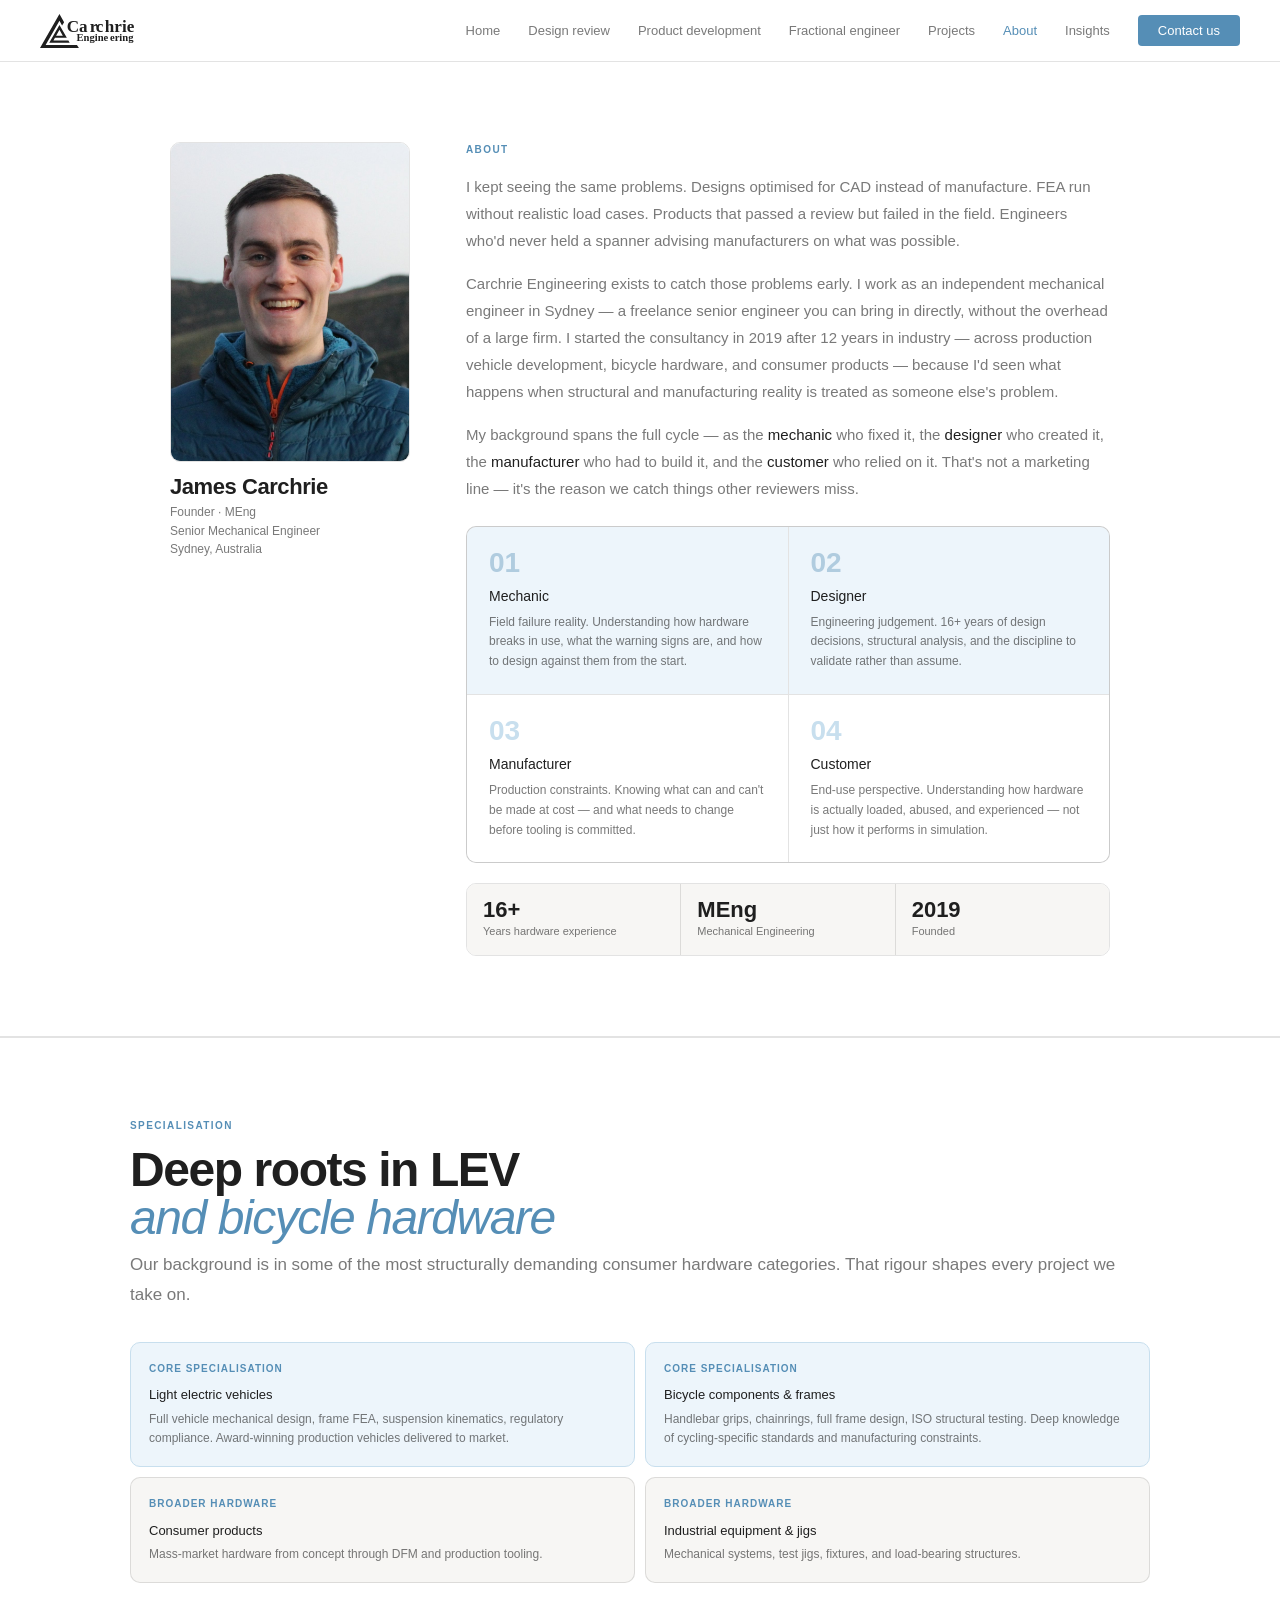
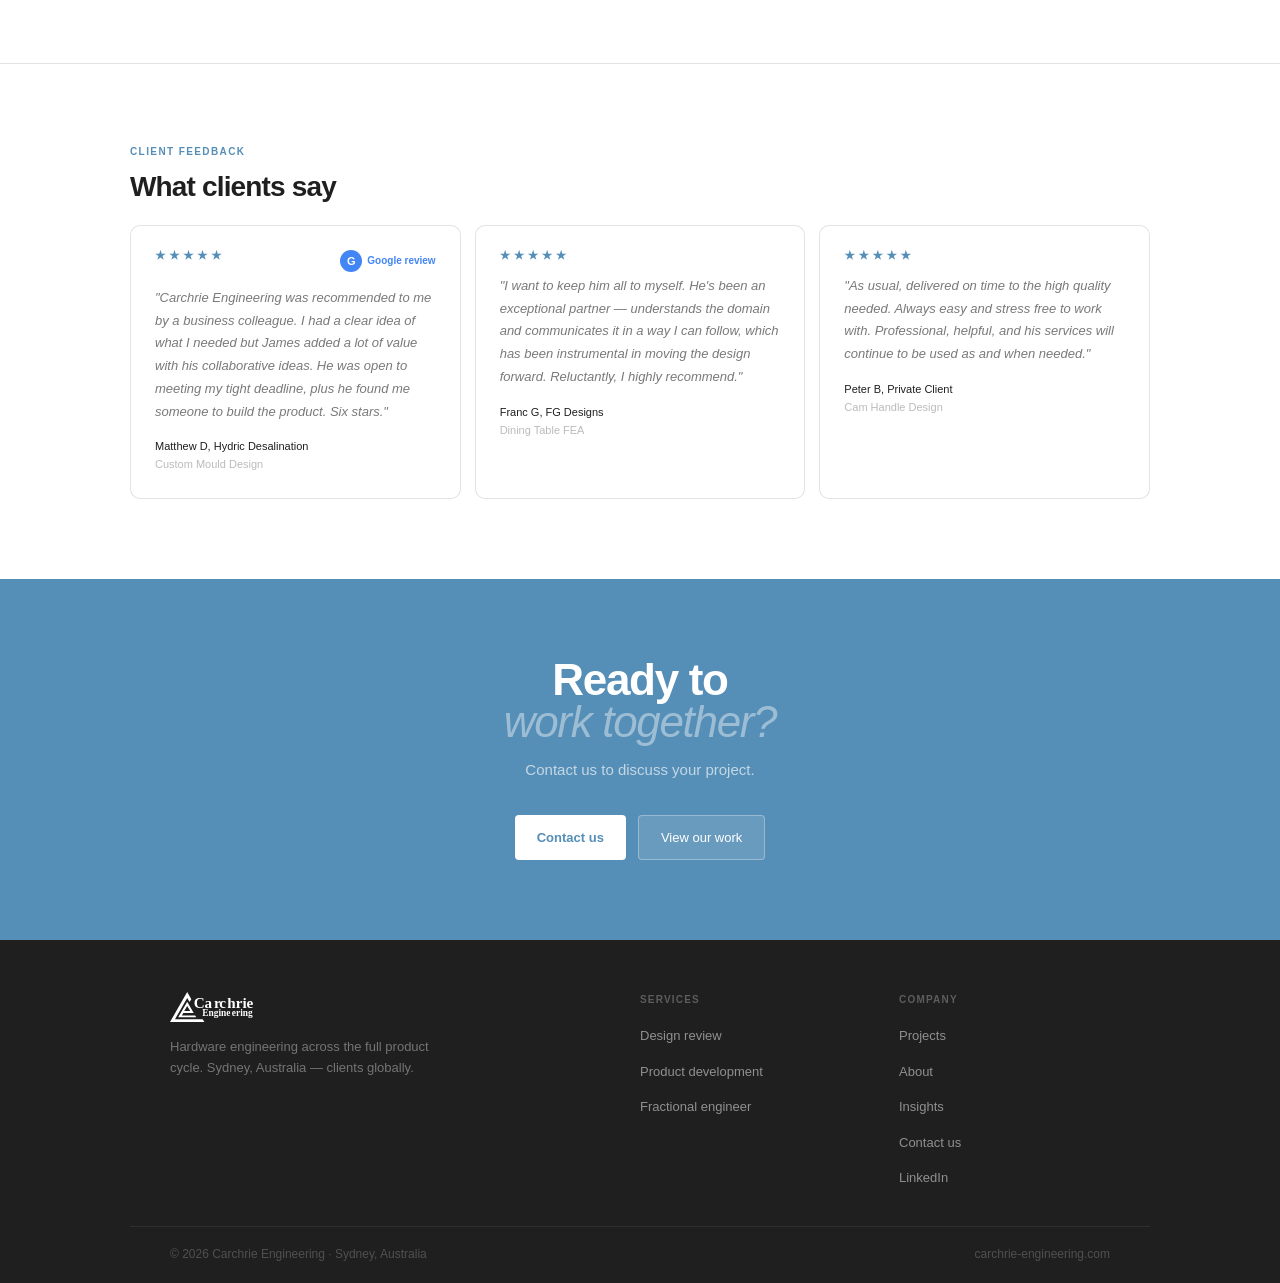
<file: about.html>
<!DOCTYPE html>
<html lang="en">
<head>
<meta charset="UTF-8"><meta name="viewport" content="width=device-width, initial-scale=1.0">
<link rel="icon" type="image/png" sizes="32x32" href="images/favicon-32.png">
<link rel="icon" type="image/png" sizes="16x16" href="images/favicon-16.png">
<link rel="icon" href="favicon.ico" sizes="any">
<link rel="apple-touch-icon" sizes="180x180" href="images/apple-touch-icon.png">
<title>About James Carchrie — Senior Mechanical Engineer · Sydney</title>
<meta name="description" content="James Carchrie — independent mechanical engineer in Sydney. MEng, 16+ years across light electric vehicles, bicycle hardware, and consumer products. Founder of Carchrie Engineering.">
<meta name="robots" content="index, follow">
<link rel="canonical" href="https://www.carchrie-engineering.com/about.html">
<!-- Open Graph -->
<meta property="og:type" content="profile">
<meta property="og:title" content="About James Carchrie — Senior Mechanical Engineer · Sydney">
<meta property="og:description" content="James Carchrie — independent mechanical engineer in Sydney. MEng, 16+ years across light electric vehicles, bicycle hardware, and consumer products. Founder of Carchrie Engineering.">
<meta property="og:url" content="https://www.carchrie-engineering.com/about.html">
<meta property="og:image" content="https://www.carchrie-engineering.com/images/og-share-card.jpg">
<meta property="og:site_name" content="Carchrie Engineering">
<meta property="og:locale" content="en_AU">
<!-- Twitter Card -->
<meta name="twitter:card" content="summary_large_image">
<meta name="twitter:title" content="About James Carchrie — Senior Mechanical Engineer · Sydney">
<meta name="twitter:description" content="James Carchrie — independent mechanical engineer in Sydney. MEng, 16+ years across light electric vehicles, bicycle hardware, and consumer products. Founder of Carchrie Engineering.">
<meta name="twitter:image" content="https://www.carchrie-engineering.com/images/og-share-card.jpg">
<link rel="stylesheet" href="css/style.css">
<style>
.about-hero{padding:80px 0;border-bottom:1px solid var(--ink-12);background:var(--white);}
.about-inner{max-width:var(--max-w);margin:0 auto;padding:0 40px;display:grid;grid-template-columns:240px 1fr;gap:56px;align-items:start;}
.photo-wrap{position:sticky;top:80px;}
.photo-frame{width:100%;aspect-ratio:3/4;border-radius:var(--r-lg);overflow:hidden;border:1px solid var(--ink-12);margin-bottom:14px;}
.photo-frame img{width:100%;height:100%;object-fit:cover;display:block;}
.photo-name{font-family:var(--display);font-weight:800;font-size:22px;color:var(--ink);letter-spacing:-.02em;line-height:1;margin-bottom:5px;}
.photo-role{font-size:12px;font-weight:300;color:var(--ink-60);line-height:1.55;}
.about-para{font-size:15px;font-weight:300;color:var(--ink-60);line-height:1.8;margin-bottom:16px;}
.about-para strong{font-weight:500;color:var(--ink);}
.moat-grid{display:grid;grid-template-columns:1fr 1fr;gap:1px;background:var(--ink-12);border:1px solid var(--ink-12);border-radius:var(--r-lg);overflow:hidden;margin-top:24px;}
.moat-card{background:var(--white);padding:22px;}
.moat-card.hi{background:var(--blue-faint);}
.moat-n{font-family:var(--display);font-weight:800;font-size:28px;color:var(--blue-dim);line-height:1;margin-bottom:8px;}
.moat-card.hi .moat-n{color:var(--blue);opacity:.4;}
.moat-title{font-size:14px;font-weight:500;color:var(--ink);margin-bottom:5px;}
.moat-desc{font-size:12px;font-weight:300;color:var(--ink-60);line-height:1.65;}
.stats-row{display:flex;gap:0;border:1px solid var(--ink-12);border-radius:var(--r-lg);overflow:hidden;margin-top:20px;}
.stat-b{flex:1;padding:15px 16px;border-right:1px solid var(--ink-12);background:var(--off-white);}
.stat-b:last-child{border-right:none;}
.stat-b-num{font-family:var(--display);font-weight:800;font-size:22px;color:var(--ink);line-height:1;margin-bottom:3px;}
.stat-b-label{font-size:11px;font-weight:300;color:var(--ink-60);line-height:1.4;}
.spec-grid{display:grid;grid-template-columns:1fr 1fr;gap:10px;margin-top:32px;}
.spec-item{background:var(--off-white);border:1px solid var(--ink-12);border-radius:var(--r-lg);padding:18px;}
.spec-item.hi{background:var(--blue-faint);border-color:var(--blue-dim);}
.spec-label{font-size:10px;font-weight:800;letter-spacing:.1em;text-transform:uppercase;color:var(--blue);margin-bottom:7px;}
.spec-title{font-size:13px;font-weight:500;color:var(--ink);margin-bottom:4px;}
.spec-desc{font-size:12px;font-weight:300;color:var(--ink-60);line-height:1.6;}
@media(max-width:768px){
  .about-inner{grid-template-columns:1fr;gap:32px;padding:0 20px;}
  .photo-wrap{position:static;}
  .photo-frame{aspect-ratio:1;}
  .moat-grid{grid-template-columns:1fr;}
  .stats-row{flex-wrap:wrap;}
  .stat-b{border-bottom:1px solid var(--ink-12);}
  .spec-grid{grid-template-columns:1fr;}
}
.review-badge{display:inline-flex;align-items:center;justify-content:center;width:22px;height:22px;border-radius:50%;font-size:12px;font-weight:700;flex-shrink:0;}
.review-badge.google{background:#4285F4;border:none;color:#fff;font-size:11px;font-weight:800;}
</style>
</head>
<body>
<div id="nav-ph"></div>
<section class="about-hero">
  <div class="about-inner">
    <div class="photo-wrap reveal">
      <div class="photo-frame">
        <img src="images/james-photo.jpg" alt="James Carchrie" style="width:100%;height:100%;object-fit:cover;object-position:center top;">
      </div>
      <div class="photo-name">James Carchrie</div>
      <div class="photo-role">Founder · MEng<br>Senior Mechanical Engineer<br>Sydney, Australia</div>
    </div>
    <div>
      <p class="t-tag reveal" style="margin-bottom:14px;">About</p>
      <p class="about-para reveal">I kept seeing the same problems. Designs optimised for CAD instead of manufacture. FEA run without realistic load cases. Products that passed a review but failed in the field. Engineers who'd never held a spanner advising manufacturers on what was possible.</p>
      <p class="about-para reveal">Carchrie Engineering exists to catch those problems early. I work as an independent mechanical engineer in Sydney — a freelance senior engineer you can bring in directly, without the overhead of a large firm. I started the consultancy in 2019 after 12 years in industry — across production vehicle development, bicycle hardware, and consumer products — because I'd seen what happens when structural and manufacturing reality is treated as someone else's problem.</p>
      <p class="about-para reveal">My background spans the full cycle — as the <strong>mechanic</strong> who fixed it, the <strong>designer</strong> who created it, the <strong>manufacturer</strong> who had to build it, and the <strong>customer</strong> who relied on it. That's not a marketing line — it's the reason we catch things other reviewers miss.</p>
      <div class="moat-grid reveal">
        <div class="moat-card hi"><div class="moat-n">01</div><div class="moat-title">Mechanic</div><div class="moat-desc">Field failure reality. Understanding how hardware breaks in use, what the warning signs are, and how to design against them from the start.</div></div>
        <div class="moat-card hi"><div class="moat-n">02</div><div class="moat-title">Designer</div><div class="moat-desc">Engineering judgement. 16+ years of design decisions, structural analysis, and the discipline to validate rather than assume.</div></div>
        <div class="moat-card"><div class="moat-n">03</div><div class="moat-title">Manufacturer</div><div class="moat-desc">Production constraints. Knowing what can and can't be made at cost — and what needs to change before tooling is committed.</div></div>
        <div class="moat-card"><div class="moat-n">04</div><div class="moat-title">Customer</div><div class="moat-desc">End-use perspective. Understanding how hardware is actually loaded, abused, and experienced — not just how it performs in simulation.</div></div>
      </div>
      <div class="stats-row reveal">
        <div class="stat-b"><div class="stat-b-num">16+</div><div class="stat-b-label">Years hardware experience</div></div>
        <div class="stat-b"><div class="stat-b-num">MEng</div><div class="stat-b-label">Mechanical Engineering</div></div>
        <div class="stat-b"><div class="stat-b-num">2019</div><div class="stat-b-label">Founded</div></div>
      </div>
    </div>
  </div>
</section>
<section class="section">
  <div class="wrap pad">
    <p class="t-tag reveal" style="margin-bottom:12px;">Specialisation</p>
    <h2 class="t-display t-h2 reveal" style="margin-bottom:8px;">Deep roots in LEV<br><em style="font-style:italic;font-weight:300;color:var(--blue);">and bicycle hardware</em></h2>
    <p class="t-sub reveal" style="margin-bottom:0;">Our background is in some of the most structurally demanding consumer hardware categories. That rigour shapes every project we take on.</p>
    <div class="spec-grid">
      <div class="spec-item hi reveal"><div class="spec-label">Core specialisation</div><div class="spec-title">Light electric vehicles</div><div class="spec-desc">Full vehicle mechanical design, frame FEA, suspension kinematics, regulatory compliance. Award-winning production vehicles delivered to market.</div></div>
      <div class="spec-item hi reveal"><div class="spec-label">Core specialisation</div><div class="spec-title">Bicycle components &amp; frames</div><div class="spec-desc">Handlebar grips, chainrings, full frame design, ISO structural testing. Deep knowledge of cycling-specific standards and manufacturing constraints.</div></div>
      <div class="spec-item reveal"><div class="spec-label">Broader hardware</div><div class="spec-title">Consumer products</div><div class="spec-desc">Mass-market hardware from concept through DFM and production tooling.</div></div>
      <div class="spec-item reveal"><div class="spec-label">Broader hardware</div><div class="spec-title">Industrial equipment &amp; jigs</div><div class="spec-desc">Mechanical systems, test jigs, fixtures, and load-bearing structures.</div></div>
    </div>
  </div>
</section>
<section class="section">
  <div class="wrap pad">
    <p class="t-tag reveal" style="margin-bottom:12px;">Client feedback</p>
    <h2 class="t-display t-h3 reveal" style="margin-bottom:24px;">What clients say</h2>
    <div class="testi-grid" style="grid-template-columns:1fr 1fr 1fr;">

      <div class="testi reveal">
        <div style="display:flex;justify-content:space-between;align-items:flex-start;margin-bottom:12px;">
          <div class="stars"><div class="star"></div><div class="star"></div><div class="star"></div><div class="star"></div><div class="star"></div></div>
          <span style="display:flex;align-items:center;gap:5px;"><span class="review-badge google">G</span><span style="font-size:10px;font-weight:600;color:#4285F4;">Google review</span></span>
        </div>
        <p class="testi-q">"Carchrie Engineering was recommended to me by a business colleague. I had a clear idea of what I needed but James added a lot of value with his collaborative ideas. He was open to meeting my tight deadline, plus he found me someone to build the product. Six stars."</p>
        <div class="testi-who">Matthew D, Hydric Desalination</div>
        <div class="testi-when">Custom Mould Design</div>
      </div>

      <div class="testi reveal">
        <div class="stars"><div class="star"></div><div class="star"></div><div class="star"></div><div class="star"></div><div class="star"></div></div>
        <p class="testi-q">"I want to keep him all to myself. He's been an exceptional partner — understands the domain and communicates it in a way I can follow, which has been instrumental in moving the design forward. Reluctantly, I highly recommend."</p>
        <div class="testi-who">Franc G, FG Designs</div>
        <div class="testi-when">Dining Table FEA</div>
      </div>

      <div class="testi reveal">
        <div class="stars"><div class="star"></div><div class="star"></div><div class="star"></div><div class="star"></div><div class="star"></div></div>
        <p class="testi-q">"As usual, delivered on time to the high quality needed. Always easy and stress free to work with. Professional, helpful, and his services will continue to be used as and when needed."</p>
        <div class="testi-who">Peter B, Private Client</div>
        <div class="testi-when">Cam Handle Design</div>
      </div>

    </div>
  </div>
</section>
<div class="cta-band">
  <h2 class="t-display t-h2 reveal" style="color:var(--white);margin-bottom:14px;">Ready to<br><em style="font-style:italic;font-weight:300;color:rgba(255,255,255,.42);">work together?</em></h2>
  <p class="reveal">Contact us to discuss your project.</p>
  <div class="cta-band-btns reveal"><a href="contact.html" class="btn btn-white">Contact us</a><a href="projects.html" class="btn btn-ghost">View our work</a></div>
</div>
<div id="footer-ph"></div>
<script src="js/main.js"></script>
</body>
</html>
</file>
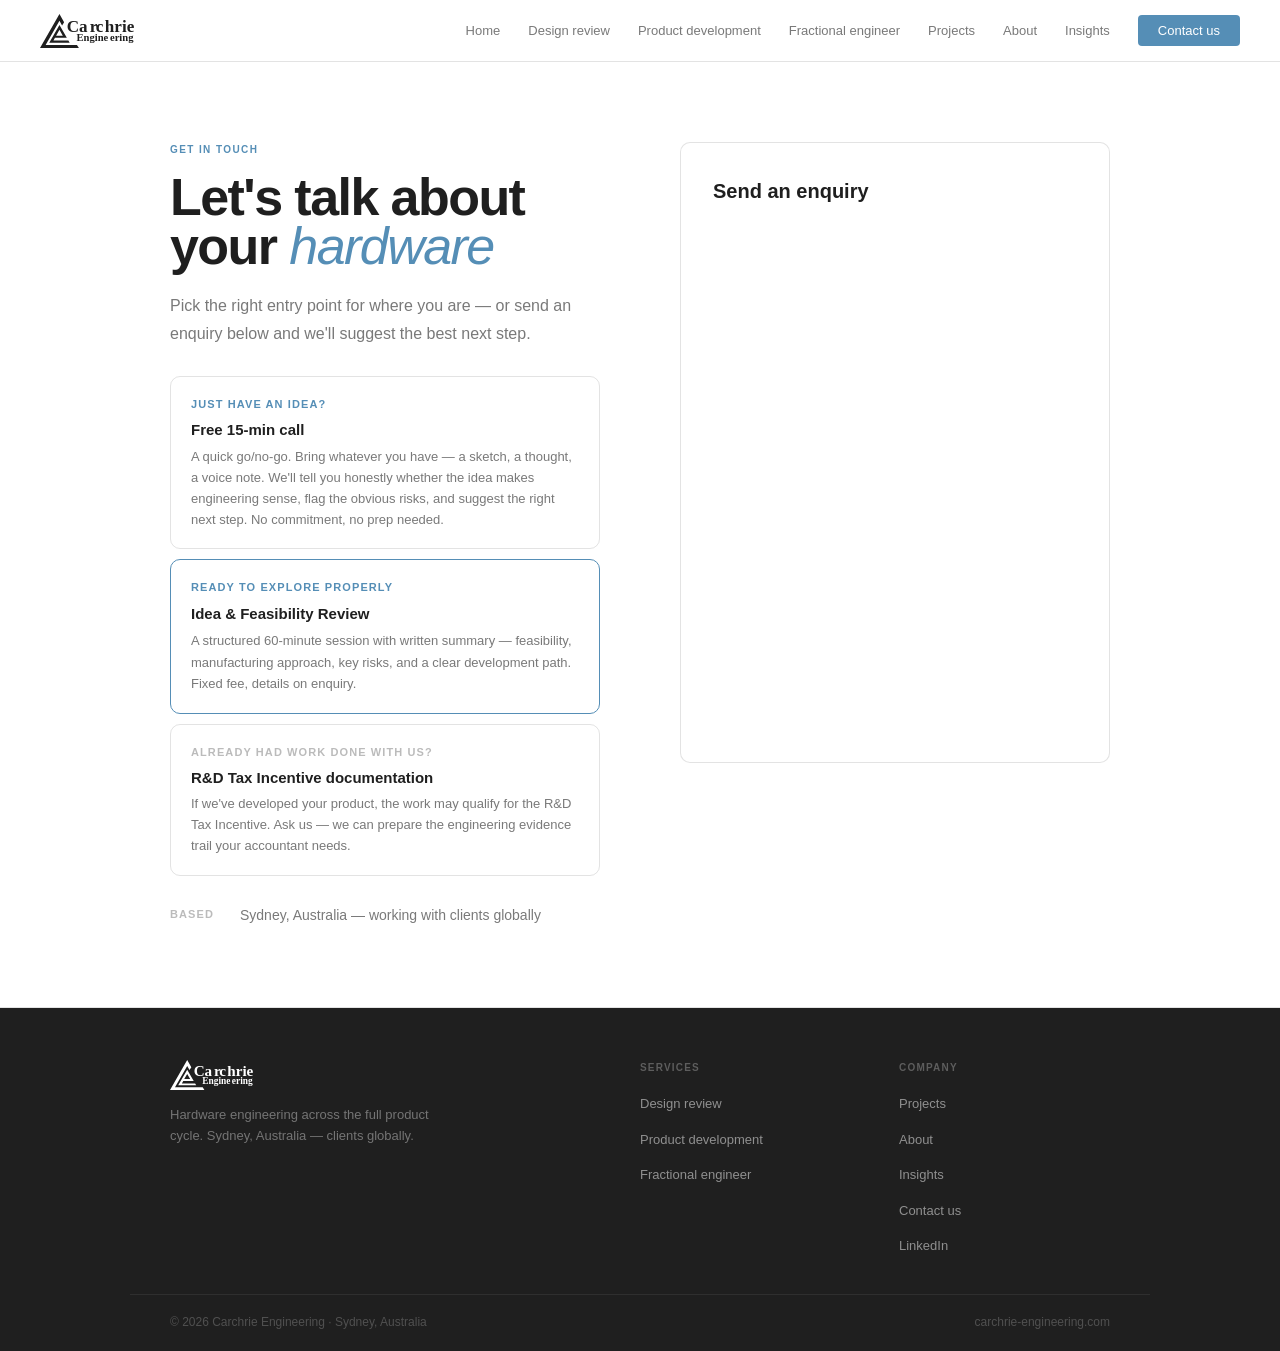
<file: contact.html>
<!DOCTYPE html>
<html lang="en">
<head>
<meta charset="UTF-8"><meta name="viewport" content="width=device-width, initial-scale=1.0">
<link rel="icon" type="image/png" sizes="32x32" href="images/favicon-32.png">
<link rel="icon" type="image/png" sizes="16x16" href="images/favicon-16.png">
<link rel="icon" href="favicon.ico" sizes="any">
<link rel="apple-touch-icon" sizes="180x180" href="images/apple-touch-icon.png">
<title>Contact — Carchrie Engineering · Sydney</title>
<meta name="description" content="Get in touch with Carchrie Engineering to discuss your hardware project, design review, or engineering question. Based in Sydney, working with clients globally.">
<meta name="robots" content="index, follow">
<link rel="canonical" href="https://www.carchrie-engineering.com/contact.html">
<!-- Open Graph -->
<meta property="og:type" content="website">
<meta property="og:title" content="Contact — Carchrie Engineering · Sydney">
<meta property="og:description" content="Get in touch with Carchrie Engineering to discuss your hardware project, design review, or engineering question. Based in Sydney, working with clients globally.">
<meta property="og:url" content="https://www.carchrie-engineering.com/contact.html">
<meta property="og:image" content="https://www.carchrie-engineering.com/images/og-share-card.jpg">
<meta property="og:site_name" content="Carchrie Engineering">
<meta property="og:locale" content="en_AU">
<!-- Twitter Card -->
<meta name="twitter:card" content="summary_large_image">
<meta name="twitter:title" content="Contact — Carchrie Engineering · Sydney">
<meta name="twitter:description" content="Get in touch with Carchrie Engineering to discuss your hardware project, design review, or engineering question. Based in Sydney, working with clients globally.">
<meta name="twitter:image" content="https://www.carchrie-engineering.com/images/og-share-card.jpg">
<link rel="stylesheet" href="css/style.css">
<style>
.contact-hero{padding:80px 0;border-bottom:1px solid var(--ink-12);background:var(--white);}
.contact-inner{max-width:var(--max-w);margin:0 auto;padding:0 40px;display:grid;grid-template-columns:1fr 1fr;gap:80px;align-items:start;}
.contact-title{font-family:var(--display);font-weight:800;font-size:clamp(32px,5vw,52px);color:var(--ink);line-height:.96;letter-spacing:-.03em;margin-bottom:20px;}
.contact-title em{font-style:italic;font-weight:300;color:var(--blue);}
.contact-sub{font-size:16px;font-weight:300;color:var(--ink-60);line-height:1.75;margin-bottom:28px;}
.contact-details{display:flex;flex-direction:column;gap:12px;}
.contact-detail{display:flex;gap:10px;align-items:flex-start;}
.contact-detail-label{font-size:11px;font-weight:800;letter-spacing:.1em;text-transform:uppercase;color:var(--ink-30);min-width:60px;padding-top:1px;}
.contact-detail-value{font-size:14px;font-weight:300;color:var(--ink-60);}
.contact-detail-value a{color:var(--blue);text-decoration:none;}
.form-wrap{background:var(--white);border:1px solid var(--ink-12);border-radius:var(--r-lg);padding:32px;}
.form-wrap-title{font-family:var(--display);font-weight:800;font-size:20px;color:var(--ink);margin-bottom:22px;}
.form-inner{}
.form-group{margin-bottom:18px;}
.form-label{display:block;font-size:12px;font-weight:600;color:var(--ink);margin-bottom:6px;letter-spacing:.01em;}
.form-input,.form-textarea,.form-select{width:100%;box-sizing:border-box;font-family:var(--body);font-size:14px;font-weight:300;color:var(--ink);background:var(--off-white);border:1.5px solid var(--ink-12);border-radius:var(--r);padding:10px 14px;transition:border-color .18s;outline:none;-webkit-appearance:none;}
.form-input:focus,.form-textarea:focus,.form-select:focus{border-color:var(--blue);background:var(--white);}
.form-textarea{resize:vertical;min-height:100px;line-height:1.6;}
.form-select{cursor:pointer;}
.form-submit{width:100%;font-family:var(--body);font-size:15px;font-weight:600;background:var(--blue);color:var(--white);border:none;border-radius:var(--r);padding:14px;cursor:pointer;transition:opacity .18s;margin-top:4px;}
.form-submit:hover{opacity:.88;}
.form-note{font-size:12px;font-weight:300;color:var(--ink-30);text-align:center;margin-top:12px;}
@media(max-width:768px){
  .contact-inner{grid-template-columns:1fr;gap:40px;padding:0 20px;}
  .contact-hero{padding:52px 0;}
  .form-wrap{padding:22px;}
}
</style>
</head>
<body>
<div id="nav-ph"></div>

<section class="contact-hero">
  <div class="contact-inner">
    <div>
      <p class="t-tag reveal" style="margin-bottom:14px;">Get in touch</p>
      <h1 class="contact-title reveal">Let's talk about<br>your <em>hardware</em></h1>
      <p class="contact-sub reveal">Pick the right entry point for where you are — or send an enquiry below and we'll suggest the best next step.</p>

      <div style="display:flex;flex-direction:column;gap:10px;margin-bottom:28px;" class="reveal">

        <div style="border:1px solid var(--ink-12);border-radius:var(--r-lg);padding:18px 20px;">
          <div style="font-size:11px;font-weight:800;letter-spacing:.1em;text-transform:uppercase;color:var(--blue);margin-bottom:5px;">Just have an idea?</div>
          <div style="font-size:15px;font-weight:600;color:var(--ink);margin-bottom:4px;">Free 15-min call</div>
          <div style="font-size:13px;font-weight:300;color:var(--ink-60);line-height:1.6;">A quick go/no-go. Bring whatever you have — a sketch, a thought, a voice note. We'll tell you honestly whether the idea makes engineering sense, flag the obvious risks, and suggest the right next step. No commitment, no prep needed.</div>
        </div>

        <div style="border:1.5px solid var(--blue);border-radius:var(--r-lg);padding:18px 20px;">
          <div style="font-size:11px;font-weight:800;letter-spacing:.1em;text-transform:uppercase;color:var(--blue);margin-bottom:5px;">Ready to explore properly</div>
          <div style="font-size:15px;font-weight:600;color:var(--ink);margin-bottom:4px;">Idea &amp; Feasibility Review</div>
          <div style="font-size:13px;font-weight:300;color:var(--ink-60);line-height:1.65;">A structured 60-minute session with written summary — feasibility, manufacturing approach, key risks, and a clear development path. Fixed fee, details on enquiry.</div>
        </div>

        <div style="border:1px solid var(--ink-12);border-radius:var(--r-lg);padding:18px 20px;">
          <div style="font-size:11px;font-weight:800;letter-spacing:.1em;text-transform:uppercase;color:var(--ink-30);margin-bottom:5px;">Already had work done with us?</div>
          <div style="font-size:15px;font-weight:600;color:var(--ink);margin-bottom:4px;">R&amp;D Tax Incentive documentation</div>
          <div style="font-size:13px;font-weight:300;color:var(--ink-60);line-height:1.6;">If we've developed your product, the work may qualify for the R&amp;D Tax Incentive. Ask us — we can prepare the engineering evidence trail your accountant needs.</div>
        </div>

      </div>

      <div class="contact-details reveal">
        <div class="contact-detail">
          <span class="contact-detail-label">Based</span>
          <span class="contact-detail-value">Sydney, Australia — working with clients globally</span>
        </div>
      </div>
    </div>

    <div class="form-wrap reveal">
      <div class="form-wrap-title">Send an enquiry</div>
      <!-- Fillout contact form -->
      <div style="width:100%;height:500px;" data-fillout-id="aaR9S31MCvus" data-fillout-embed-type="standard" data-fillout-inherit-parameters data-fillout-dynamic-resize></div>
      <script src="https://server.fillout.com/embed/v1/"></script>
    </div>

  </div>
</section>

<div id="footer-ph"></div>
<script src="js/main.js"></script>
</body>
</html>
</file>
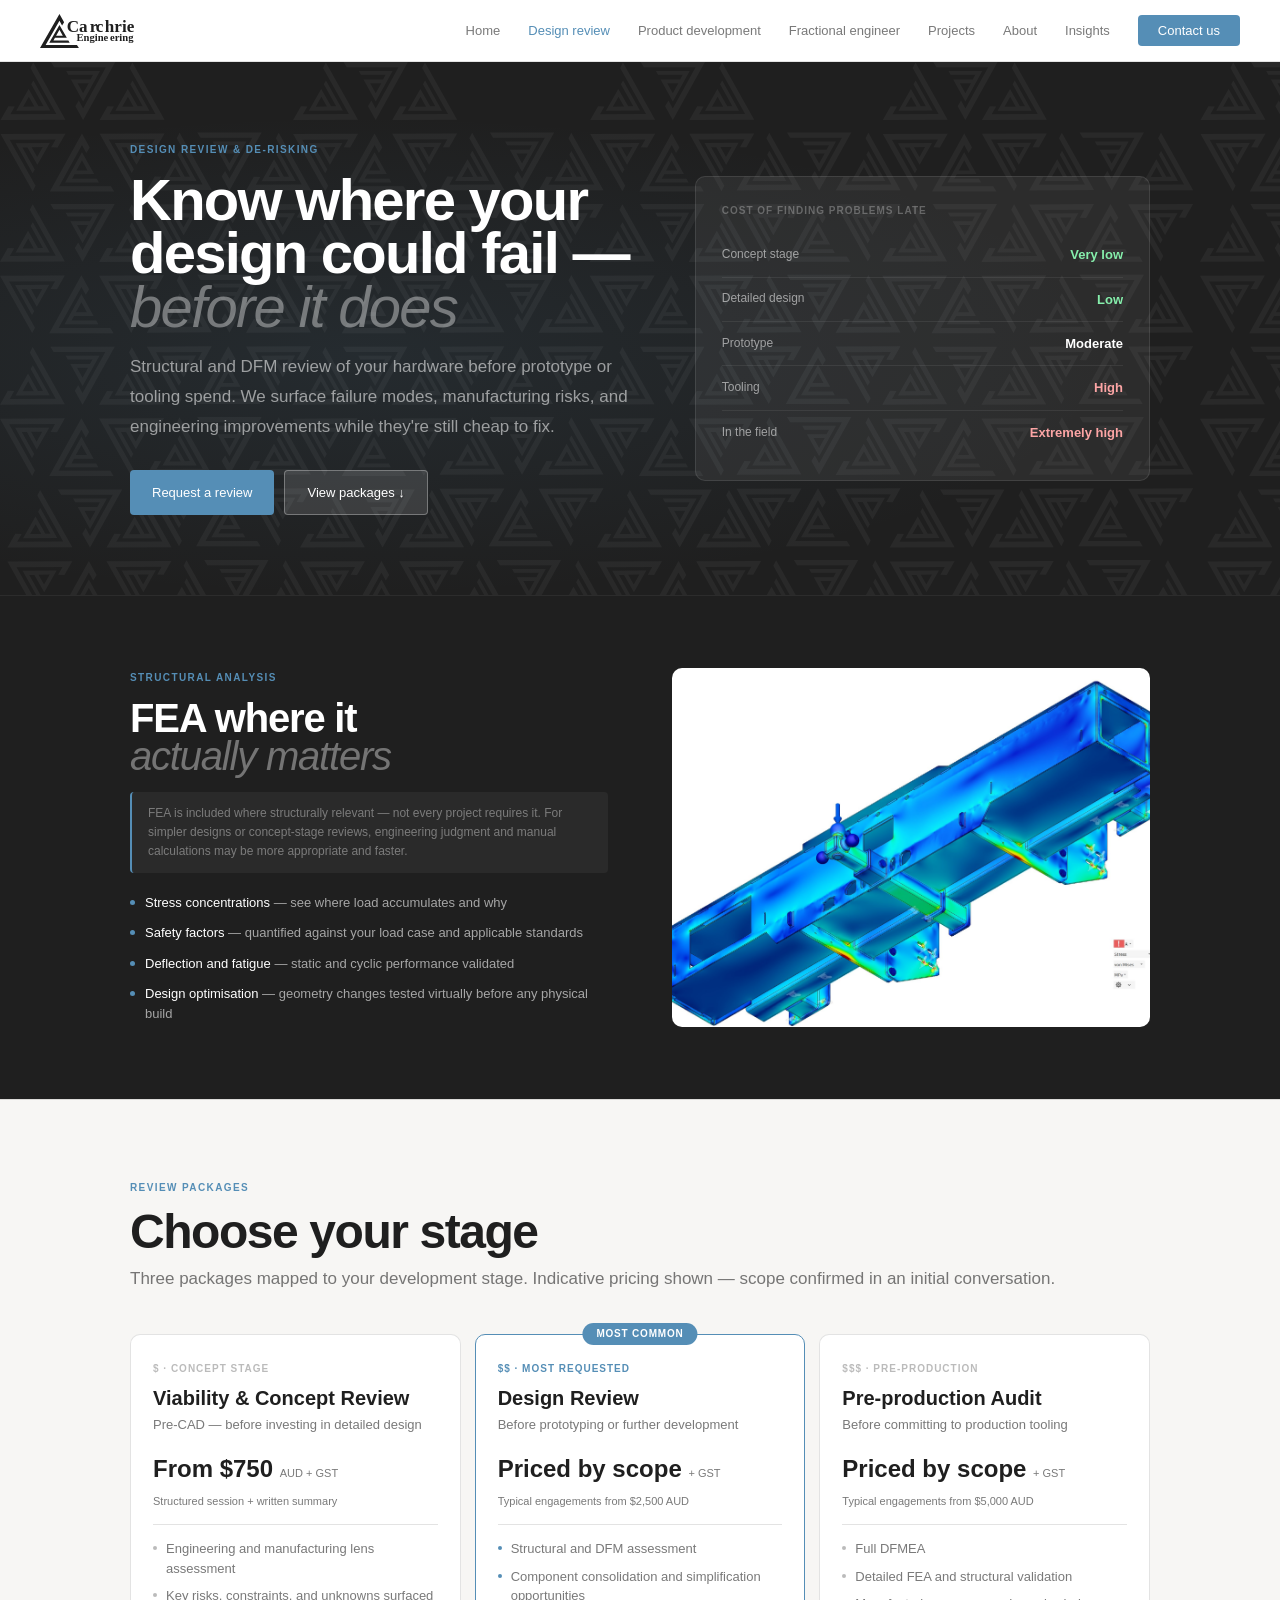
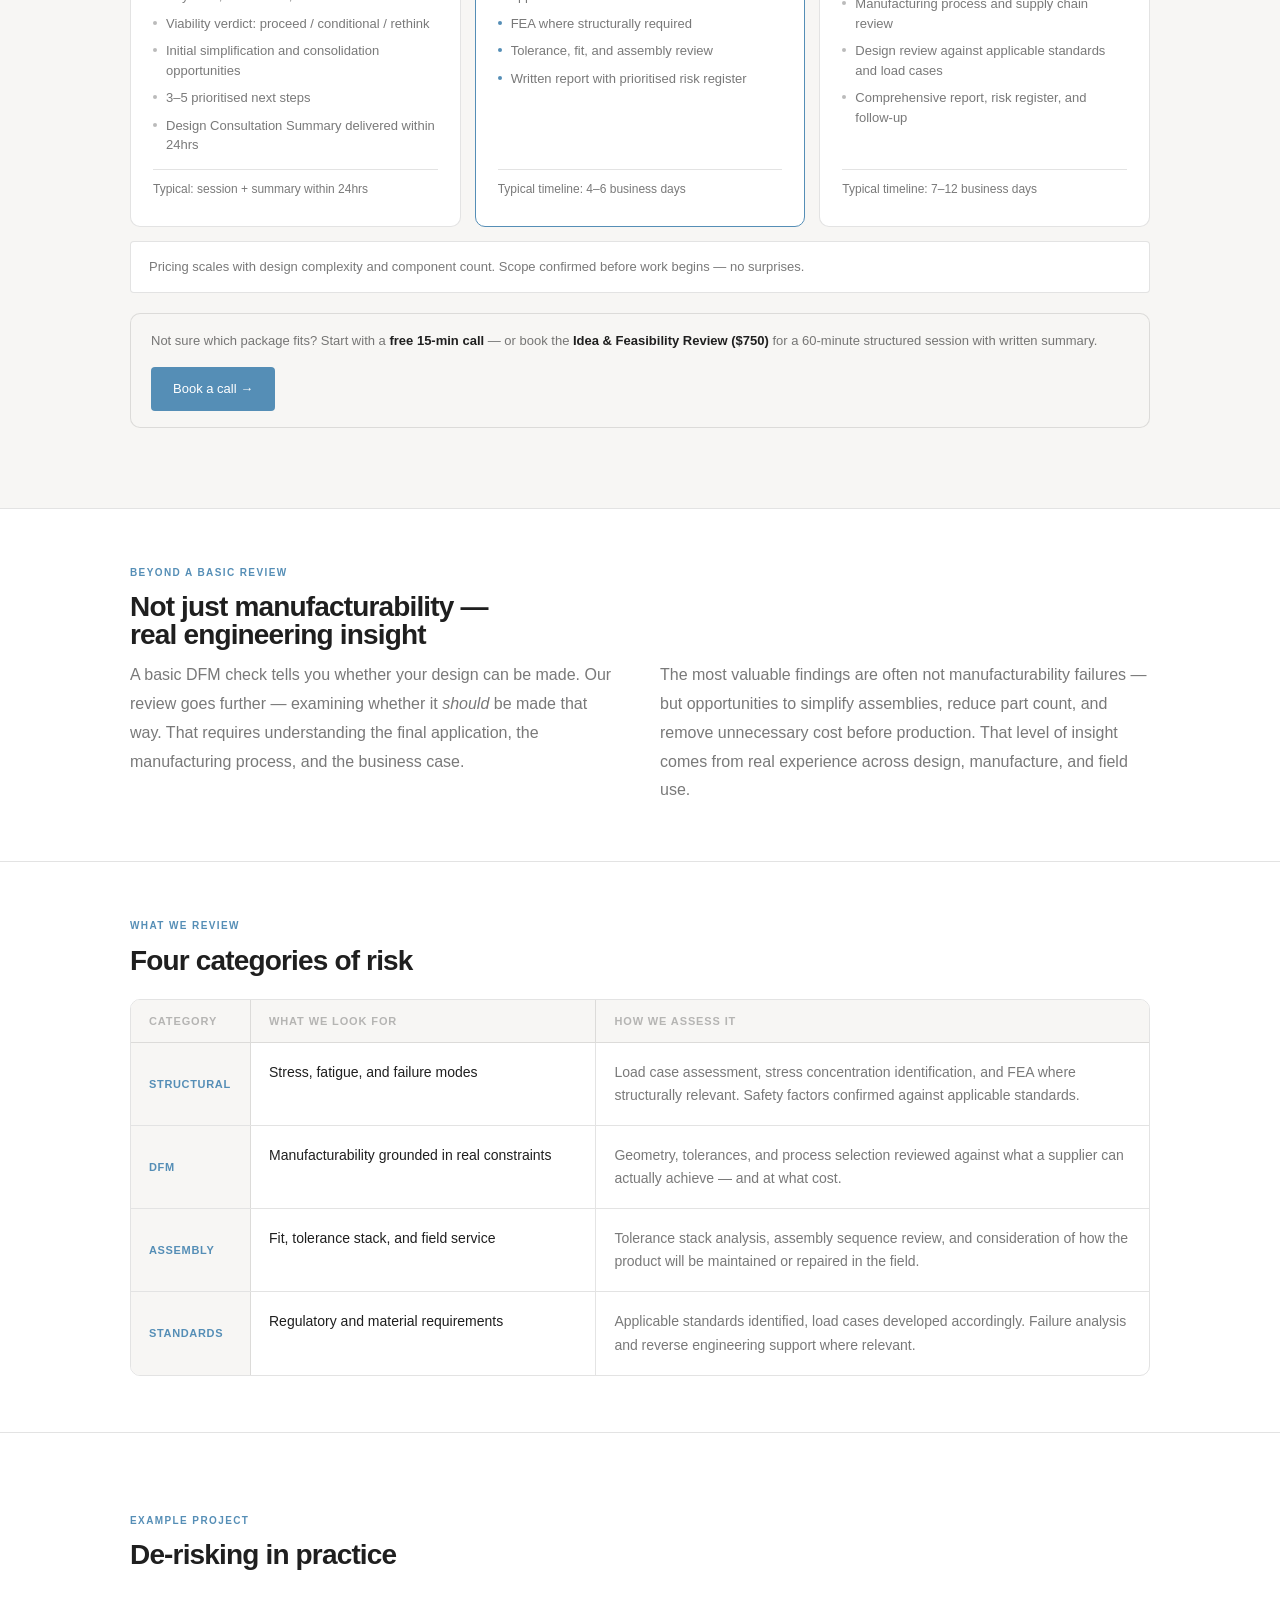
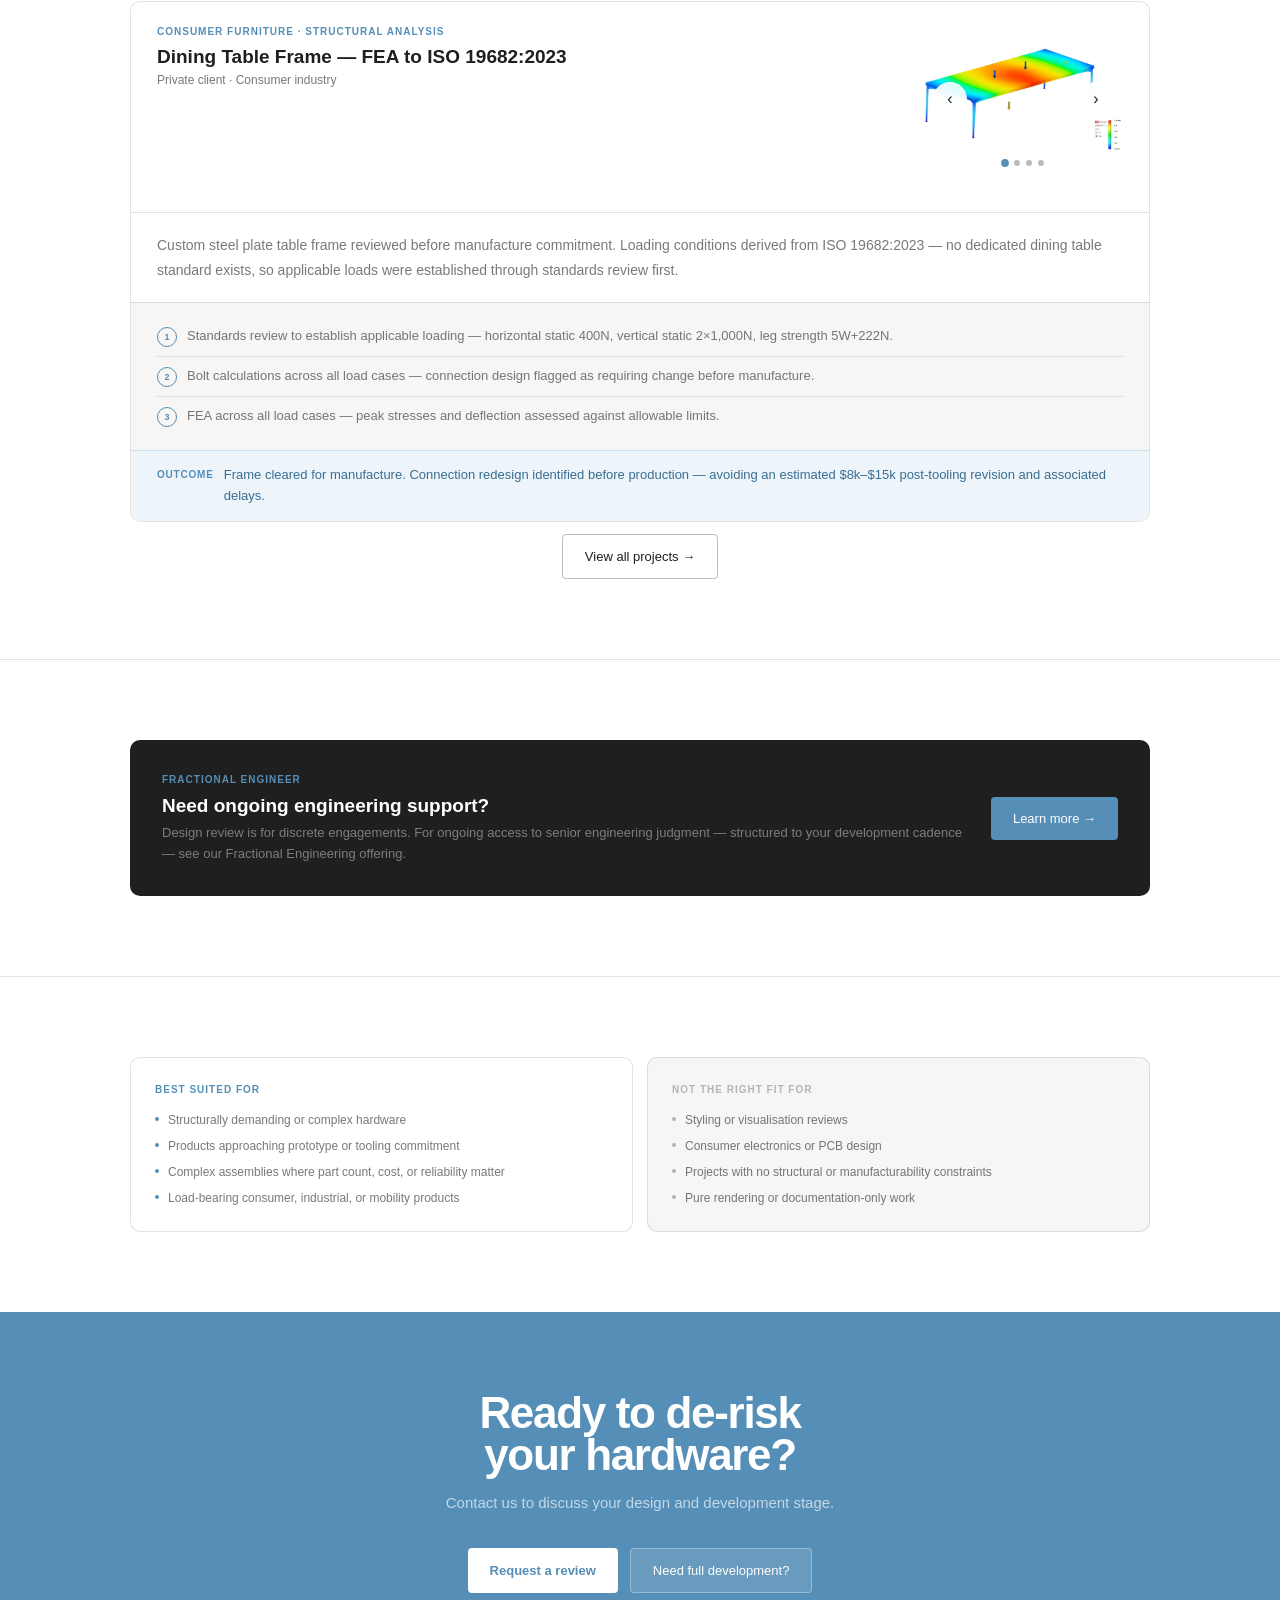
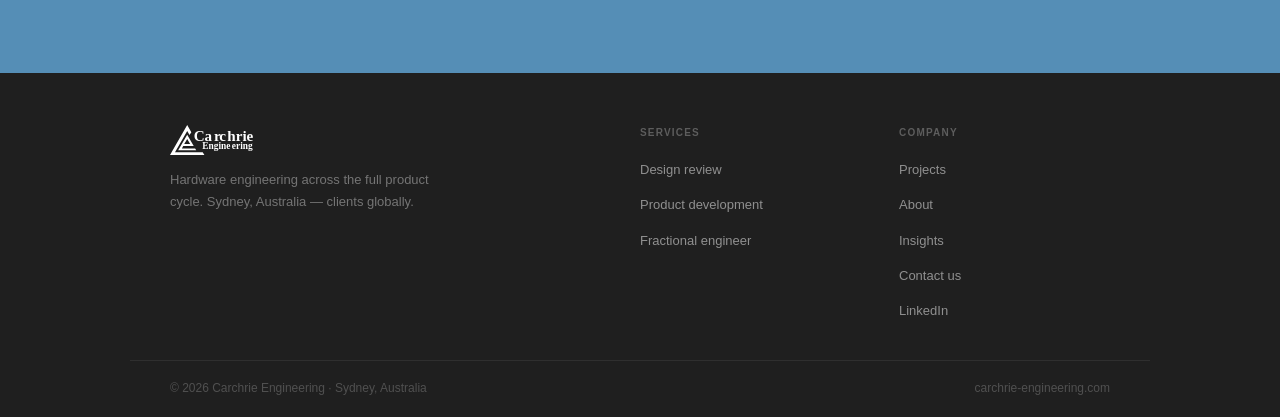
<file: design-review.html>
<!DOCTYPE html>
<html lang="en">
<head>
<meta charset="UTF-8"><meta name="viewport" content="width=device-width, initial-scale=1.0">
<link rel="icon" type="image/png" sizes="32x32" href="images/favicon-32.png">
<link rel="icon" type="image/png" sizes="16x16" href="images/favicon-16.png">
<link rel="icon" href="favicon.ico" sizes="any">
<link rel="apple-touch-icon" sizes="180x180" href="images/apple-touch-icon.png">
<title>Design Review & De-risking — Carchrie Engineering · Sydney</title>
<meta name="description" content="Fixed-fee design review and structural validation for hardware products. FEA, DFM, and failure mode analysis before prototype or tooling commitment. Sydney.">
<meta name="robots" content="index, follow">
<link rel="canonical" href="https://www.carchrie-engineering.com/design-review.html">
<!-- Open Graph -->
<meta property="og:type" content="website">
<meta property="og:title" content="Design Review & De-risking — Carchrie Engineering · Sydney">
<meta property="og:description" content="Fixed-fee design review and structural validation for hardware products. FEA, DFM, and failure mode analysis before prototype or tooling commitment. Sydney.">
<meta property="og:url" content="https://www.carchrie-engineering.com/design-review.html">
<meta property="og:image" content="https://www.carchrie-engineering.com/images/og-share-card.jpg">
<meta property="og:site_name" content="Carchrie Engineering">
<meta property="og:locale" content="en_AU">
<!-- Twitter Card -->
<meta name="twitter:card" content="summary_large_image">
<meta name="twitter:title" content="Design Review & De-risking — Carchrie Engineering · Sydney">
<meta name="twitter:description" content="Fixed-fee design review and structural validation for hardware products. FEA, DFM, and failure mode analysis before prototype or tooling commitment. Sydney.">
<meta name="twitter:image" content="https://www.carchrie-engineering.com/images/og-share-card.jpg">
<link rel="stylesheet" href="css/style.css">
<style>
.dr-hero{background:var(--ink);padding:80px 40px;position:relative;overflow:hidden;}
.dr-pat{position:absolute;inset:0;opacity:.045;background-image:url('images/pattern.svg');background-size:1200px 912px;background-repeat:repeat;pointer-events:none;}
.dr-grad{position:absolute;inset:0;background:radial-gradient(ellipse at 28% 55%,rgba(85,142,182,.11) 0%,transparent 58%);pointer-events:none;}
.dr-inner{max-width:var(--max-w);margin:0 auto;display:grid;grid-template-columns:1.1fr 1fr;gap:64px;align-items:center;position:relative;z-index:1;}
.dr-tag{font-size:10px;font-weight:800;letter-spacing:.14em;text-transform:uppercase;color:var(--blue);display:block;margin-bottom:14px;}
.dr-title{font-family:var(--display);font-weight:800;font-size:clamp(34px,5.2vw,58px);line-height:.93;letter-spacing:-.03em;color:var(--white);margin-bottom:18px;}
.dr-title em{font-style:italic;font-weight:300;color:rgba(255,255,255,.38);}
.dr-sub{font-size:17px;font-weight:300;color:rgba(255,255,255,.55);line-height:1.75;margin-bottom:28px;}
.cost-box{background:rgba(255,255,255,.06);border:1px solid rgba(255,255,255,.1);border-radius:var(--r-lg);padding:26px;}
.cost-title{font-size:10px;font-weight:800;letter-spacing:.1em;text-transform:uppercase;color:rgba(255,255,255,.28);margin-bottom:14px;}
.cost-row{display:flex;justify-content:space-between;align-items:center;padding:11px 0;border-bottom:1px solid rgba(255,255,255,.07);gap:12px;}
.cost-row:last-child{border-bottom:none;}
.cost-label{font-size:12px;font-weight:300;color:rgba(255,255,255,.55);}
.cost-val{font-family:var(--display);font-weight:800;font-size:13px;color:var(--white);white-space:nowrap;}
.cost-val.bad{color:#fca5a5;}
.cost-val.good{color:#86efac;}

/* CORE OFFERING — the holistic review differentiator */
.core-section{background:var(--white);padding:80px 40px;border-top:1px solid var(--ink-12);}
.core-inner{max-width:var(--max-w);margin:0 auto;display:grid;grid-template-columns:1fr 1fr;gap:72px;align-items:start;}
.core-tag{font-size:10px;font-weight:800;letter-spacing:.14em;text-transform:uppercase;color:var(--blue);display:block;margin-bottom:12px;}
.core-title{font-family:var(--display);font-weight:800;font-size:clamp(24px,3.5vw,38px);line-height:.96;letter-spacing:-.03em;color:var(--ink);margin-bottom:16px;}
.core-title em{font-style:italic;font-weight:300;color:var(--blue);}
.core-body{font-size:15px;font-weight:300;color:var(--ink-60);line-height:1.8;margin-bottom:24px;}
.core-body strong{font-weight:500;color:var(--ink);}
.core-points{display:flex;flex-direction:column;gap:14px;}
.core-point{display:flex;gap:14px;align-items:flex-start;padding:16px;background:var(--off-white);border-radius:var(--r-lg);border:1px solid var(--ink-12);}
.core-point-icon{width:32px;height:32px;background:var(--blue-faint);border-radius:var(--r);display:flex;align-items:center;justify-content:center;flex-shrink:0;}
.core-point-title{font-size:13px;font-weight:500;color:var(--ink);margin-bottom:3px;}
.core-point-desc{font-size:12px;font-weight:300;color:var(--ink-60);line-height:1.6;}

/* FEA SECTION */
.fea-section{background:var(--ink);padding:72px 40px;border-top:1px solid rgba(255,255,255,.06);}
.fea-inner{max-width:var(--max-w);margin:0 auto;display:grid;grid-template-columns:1fr 1fr;gap:64px;align-items:center;}
.fea-copy-tag{font-size:10px;font-weight:800;letter-spacing:.14em;text-transform:uppercase;color:var(--blue);display:block;margin-bottom:12px;}
.fea-copy-title{font-family:var(--display);font-weight:800;font-size:clamp(24px,3.5vw,40px);line-height:.96;letter-spacing:-.03em;color:var(--white);margin-bottom:16px;}
.fea-copy-title em{font-style:italic;font-weight:300;color:rgba(255,255,255,.38);}
.fea-note{font-size:12px;font-weight:300;color:rgba(255,255,255,.38);line-height:1.6;margin-bottom:20px;padding:12px 16px;background:rgba(255,255,255,.05);border-radius:var(--r);border-left:2px solid var(--blue);}
.fea-points{display:flex;flex-direction:column;gap:10px;}
.fea-point{display:flex;gap:10px;align-items:flex-start;}
.fea-dot{width:5px;height:5px;border-radius:50%;background:var(--blue);flex-shrink:0;margin-top:7px;}
.fea-text{font-size:13px;font-weight:300;color:rgba(255,255,255,.6);line-height:1.55;}
.fea-text strong{font-weight:500;color:var(--white);}
.fea-image{border-radius:var(--r-lg);overflow:hidden;aspect-ratio:4/3;}
.fea-image img{width:100%;height:100%;object-fit:cover;display:block;}

/* TIERS */
.tiers-bg{background:var(--off-white);}
.tiers{display:grid;grid-template-columns:repeat(3,1fr);gap:14px;}
.tier{background:var(--white);border:1.5px solid var(--ink-12);border-radius:var(--r-lg);padding:26px 22px;display:flex;flex-direction:column;transition:transform .18s;}
.tier:hover{transform:translateY(-2px);}
.tier.hi{border-color:var(--blue);}
.tier-eye{font-size:10px;font-weight:800;letter-spacing:.1em;text-transform:uppercase;color:var(--ink-30);margin-bottom:10px;}
.tier.hi .tier-eye{color:var(--blue);}
.tier-name{font-family:var(--display);font-weight:800;font-size:20px;color:var(--ink);margin-bottom:5px;line-height:1.15;}
.tier-stage{font-size:13px;font-weight:300;color:var(--ink-60);margin-bottom:14px;line-height:1.5;}
.tier-price{font-family:var(--display);font-weight:800;font-size:24px;color:var(--ink);margin-bottom:4px;}
.tier-price span{font-size:11px;font-weight:300;color:var(--ink-60);}
.tier-price-note{font-size:11px;font-weight:300;color:var(--ink-60);margin-bottom:14px;}
.tier-div{border:none;border-top:1px solid var(--ink-12);margin-bottom:14px;}
.tier-list{list-style:none;display:flex;flex-direction:column;gap:8px;flex:1;margin-bottom:14px;}
.tier-list li{font-size:13px;font-weight:300;color:var(--ink-60);line-height:1.5;padding-left:13px;position:relative;}
.tier-list li::before{content:'';position:absolute;left:0;top:7px;width:4px;height:4px;border-radius:50%;background:var(--ink-30);}
.tier.hi .tier-list li::before{background:var(--blue);}
.tier-time{font-size:12px;font-weight:500;color:var(--ink-60);padding-top:10px;border-top:1px solid var(--ink-12);}
.tiers-note{margin-top:14px;font-size:13px;font-weight:300;color:var(--ink-60);line-height:1.7;padding:14px 18px;background:var(--white);border:1px solid var(--ink-12);border-radius:var(--r);}

/* WHAT WE LOOK FOR */
.risk-grid{display:grid;grid-template-columns:1fr 1fr;gap:1px;background:var(--ink-12);border:1px solid var(--ink-12);border-radius:var(--r-lg);overflow:hidden;margin-top:36px;}
.risk-item{background:var(--white);padding:22px;}
.risk-label{font-size:10px;font-weight:800;letter-spacing:.1em;text-transform:uppercase;color:var(--blue);margin-bottom:6px;}
.risk-title{font-size:14px;font-weight:500;color:var(--ink);margin-bottom:5px;}
.risk-desc{font-size:13px;font-weight:300;color:var(--ink-60);line-height:1.6;}

/* CASE STUDY */
.case-box{background:var(--white);border:1px solid var(--ink-12);border-radius:var(--r-lg);overflow:hidden;margin-top:32px;}
.case-head{padding:22px 26px 18px;border-bottom:1px solid var(--ink-12);display:grid;grid-template-columns:1fr 200px;gap:24px;align-items:start;}
.case-tag-s{font-size:10px;font-weight:800;letter-spacing:.1em;text-transform:uppercase;color:var(--blue);margin-bottom:5px;}
.case-title-s{font-family:var(--display);font-weight:800;font-size:19px;color:var(--ink);line-height:1.2;}
.case-client-s{font-size:12px;font-weight:300;color:var(--ink-60);margin-top:3px;}
.case-head-img{border-radius:var(--r);overflow:hidden;}
.case-head-img img{width:100%;height:100%;object-fit:cover;display:block;}
.case-body-s{padding:20px 26px;font-size:14px;font-weight:300;color:var(--ink-60);line-height:1.75;}
.case-steps-s{padding:14px 26px;background:var(--off-white);border-top:1px solid var(--ink-12);}
.case-step-s{display:flex;gap:10px;padding:9px 0;border-bottom:1px solid var(--ink-12);}
.case-step-s:last-child{border-bottom:none;}
.case-step-n{width:20px;height:20px;border-radius:50%;border:1.5px solid var(--blue);display:flex;align-items:center;justify-content:center;font-size:9px;font-weight:800;color:var(--blue);flex-shrink:0;margin-top:1px;}
.case-step-t{font-size:13px;font-weight:300;color:var(--ink-60);line-height:1.6;}
.case-outcome-s{padding:14px 26px;background:var(--blue-faint);border-top:1px solid var(--blue-dim);display:flex;gap:10px;}
.case-outcome-label{font-size:10px;font-weight:800;letter-spacing:.08em;text-transform:uppercase;color:var(--blue);white-space:nowrap;padding-top:2px;}
.case-outcome-text{font-size:13px;font-weight:300;color:var(--blue-dark);line-height:1.6;}

.partner-teaser{background:var(--ink);border-radius:var(--r-lg);padding:32px;display:grid;grid-template-columns:1fr auto;gap:28px;align-items:center;}
.partner-teaser-title{font-family:var(--display);font-weight:800;font-size:19px;color:var(--white);margin-bottom:5px;line-height:1.1;}
.partner-teaser-desc{font-size:13px;font-weight:300;color:rgba(255,255,255,.42);line-height:1.65;}

@media(max-width:768px){
  .dr-hero{padding:52px 20px;}
  .dr-inner{grid-template-columns:1fr;gap:32px;}
  .core-section{padding:52px 20px;}
  .core-inner{grid-template-columns:1fr;}
  .fea-section{padding:52px 20px;}
  .fea-inner{grid-template-columns:1fr;}
  .tiers{grid-template-columns:1fr;}
  .risk-grid{grid-template-columns:1fr;}
  .case-head{grid-template-columns:1fr;}
  .case-head-img{display:none;}
  .partner-teaser{grid-template-columns:1fr;}
}

/* RISK TABLE */
.risk-table{border:1px solid var(--ink-12);border-radius:var(--r-lg);overflow:hidden;}
.risk-table-row{display:grid;grid-template-columns:120px 1fr 1.6fr;gap:0;border-bottom:1px solid var(--ink-12);}
.risk-table-row:last-child{border-bottom:none;}
.risk-table-head{background:var(--off-white);}
.risk-table-head .risk-col-label,.risk-table-head .risk-col-title,.risk-table-head .risk-col-desc{font-size:11px;font-weight:800;letter-spacing:.08em;text-transform:uppercase;color:var(--ink-30);padding:12px 18px;}
.risk-col-label,.risk-col-title,.risk-col-desc{padding:18px;border-right:1px solid var(--ink-12);font-size:14px;line-height:1.65;}
.risk-col-desc{border-right:none;font-weight:300;color:var(--ink-60);}
.risk-col-label{display:flex;align-items:center;background:var(--off-white);}
.risk-col-title{font-weight:500;color:var(--ink);}
.risk-badge{font-size:11px;font-weight:800;letter-spacing:.06em;text-transform:uppercase;color:var(--blue);}
@media(max-width:640px){.risk-table-row{grid-template-columns:1fr;}.risk-table-head{display:none;}.risk-col-label,.risk-col-title,.risk-col-desc{border-right:none;border-bottom:1px solid var(--ink-06);padding:12px 16px;}.risk-col-desc{border-bottom:none;}}
</style>
</head>
<body>
<div id="nav-ph"></div>

<section class="dr-hero">
  <div class="dr-pat"></div>
  <div class="dr-grad"></div>
  <div class="dr-inner">
    <div>
      <span class="dr-tag">Design review &amp; de-risking</span>
      <h1 class="dr-title">Know where your<br>design could fail —<br><em>before it does</em></h1>
      <p class="dr-sub">Structural and DFM review of your hardware before prototype or tooling spend. We surface failure modes, manufacturing risks, and engineering improvements while they're still cheap to fix.</p>
      <div style="display:flex;gap:10px;flex-wrap:wrap;">
        <a href="contact.html" class="btn btn-blue">Request a review</a>
        <a href="#tiers" class="btn btn-ghost">View packages ↓</a>
      </div>
    </div>
    <div class="cost-box reveal">
      <div class="cost-title">Cost of finding problems late</div>
      <div class="cost-row"><span class="cost-label">Concept stage</span><span class="cost-val good">Very low</span></div>
      <div class="cost-row"><span class="cost-label">Detailed design</span><span class="cost-val good">Low</span></div>
      <div class="cost-row"><span class="cost-label">Prototype</span><span class="cost-val">Moderate</span></div>
      <div class="cost-row"><span class="cost-label">Tooling</span><span class="cost-val bad">High</span></div>
      <div class="cost-row"><span class="cost-label">In the field</span><span class="cost-val bad">Extremely high</span></div>
    </div>
  </div>
</section>

<!-- CORE OFFERING — holistic review differentiator -->


<!-- FEA SECTION -->
<section class="fea-section">
  <div class="fea-inner">
    <div>
      <span class="fea-copy-tag">Structural analysis</span>
      <h2 class="fea-copy-title">FEA where it<br><em>actually matters</em></h2>
      <div class="fea-note">FEA is included where structurally relevant — not every project requires it. For simpler designs or concept-stage reviews, engineering judgment and manual calculations may be more appropriate and faster.</div>
      <div class="fea-points">
        <div class="fea-point"><div class="fea-dot"></div><div class="fea-text"><strong>Stress concentrations</strong> — see where load accumulates and why</div></div>
        <div class="fea-point"><div class="fea-dot"></div><div class="fea-text"><strong>Safety factors</strong> — quantified against your load case and applicable standards</div></div>
        <div class="fea-point"><div class="fea-dot"></div><div class="fea-text"><strong>Deflection and fatigue</strong> — static and cyclic performance validated</div></div>
        <div class="fea-point"><div class="fea-dot"></div><div class="fea-text"><strong>Design optimisation</strong> — geometry changes tested virtually before any physical build</div></div>
      </div>
    </div>
    <div class="fea-image reveal">
      <img src="images/fea-placeholder.png" alt="FEA stress analysis — von Mises stress contour plot">
    </div>
  </div>
</section>

<!-- TIERS -->
<section class="section tiers-bg" id="tiers">
  <div class="wrap pad">
    <p class="t-tag reveal" style="margin-bottom:12px;">Review packages</p>
    <h2 class="t-display t-h2 reveal" style="margin-bottom:8px;">Choose your stage</h2>
    <p class="t-sub reveal" style="margin-bottom:40px;">Three packages mapped to your development stage. Indicative pricing shown — scope confirmed in an initial conversation.</p>
    <div class="tiers reveal">
      <div class="tier">
        <div class="tier-eye">$ · Concept stage</div>
        <div class="tier-name">Viability &amp; Concept Review</div>
        <div class="tier-stage">Pre-CAD — before investing in detailed design</div>
        <div class="tier-price">From $750 <span>AUD + GST</span></div>
        <div class="tier-price-note">Structured session + written summary</div>
        <hr class="tier-div">
        <ul class="tier-list">
          <li>Engineering and manufacturing lens assessment</li>
          <li>Key risks, constraints, and unknowns surfaced</li>
          <li>Viability verdict: proceed / conditional / rethink</li>
          <li>Initial simplification and consolidation opportunities</li>
          <li>3–5 prioritised next steps</li>
          <li>Design Consultation Summary delivered within 24hrs</li>
        </ul>
        <div class="tier-time">Typical: session + summary within 24hrs</div>
      </div>
      <div class="tier hi" style="position:relative;">
        <div style="position:absolute;top:-12px;left:50%;transform:translateX(-50%);background:var(--blue);color:var(--white);font-size:10px;font-weight:800;letter-spacing:.08em;text-transform:uppercase;padding:3px 14px;border-radius:20px;white-space:nowrap;">Most common</div>
        <div class="tier-eye">$$ · Most requested</div>
        <div class="tier-name">Design Review</div>
        <div class="tier-stage">Before prototyping or further development</div>
        <div class="tier-price">Priced by scope <span>+ GST</span></div>
        <div class="tier-price-note">Typical engagements from $2,500 AUD</div>
        <hr class="tier-div">
        <ul class="tier-list">
          <li>Structural and DFM assessment</li>
          <li>Component consolidation and simplification opportunities</li>
          <li>FEA where structurally required</li>
          <li>Tolerance, fit, and assembly review</li>
          <li>Written report with prioritised risk register</li>
        </ul>
        <div class="tier-time">Typical timeline: 4–6 business days</div>
      </div>
      <div class="tier">
        <div class="tier-eye">$$$ · Pre-production</div>
        <div class="tier-name">Pre-production Audit</div>
        <div class="tier-stage">Before committing to production tooling</div>
        <div class="tier-price">Priced by scope <span>+ GST</span></div>
        <div class="tier-price-note">Typical engagements from $5,000 AUD</div>
        <hr class="tier-div">
        <ul class="tier-list">
          <li>Full DFMEA</li>
          <li>Detailed FEA and structural validation</li>
          <li>Manufacturing process and supply chain review</li>
          <li>Design review against applicable standards and load cases</li>
          <li>Comprehensive report, risk register, and follow-up</li>
        </ul>
        <div class="tier-time">Typical timeline: 7–12 business days</div>
      </div>
    </div>
    <p class="tiers-note reveal">Pricing scales with design complexity and component count. Scope confirmed before work begins — no surprises.
    <div style="margin-top:20px;padding:16px 20px;background:var(--off-white);border-radius:var(--r-lg);border:1px solid var(--ink-12);display:flex;justify-content:space-between;align-items:center;gap:16px;flex-wrap:wrap;">
      <p style="font-size:13px;font-weight:300;color:var(--ink-60);margin:0;line-height:1.65;">Not sure which package fits? Start with a <strong style="font-weight:600;color:var(--ink);">free 15-min call</strong> — or book the <strong style="font-weight:600;color:var(--ink);">Idea &amp; Feasibility Review ($750)</strong> for a 60-minute structured session with written summary.</p>
      <a href="contact.html" class="btn btn-blue" style="flex-shrink:0;font-size:13px;white-space:nowrap;">Book a call →</a>
    </div></p>
  </div>
</section>



<!-- BEYOND BASIC -->
<section class="section">
  <div class="wrap pad-sm">
    <p class="t-tag reveal" style="margin-bottom:12px;">Beyond a basic review</p>
    <h2 class="t-display t-h3 reveal" style="margin-bottom:12px;">Not just manufacturability —<br>real engineering insight</h2>
    <div style="display:grid;grid-template-columns:1fr 1fr;gap:40px;align-items:start;" class="reveal">
      <p style="font-size:16px;font-weight:300;color:var(--ink-60);line-height:1.8;margin:0;">A basic DFM check tells you whether your design can be made. Our review goes further — examining whether it <em>should</em> be made that way. That requires understanding the final application, the manufacturing process, and the business case.</p>
      <p style="font-size:16px;font-weight:300;color:var(--ink-60);line-height:1.8;margin:0;">The most valuable findings are often not manufacturability failures — but opportunities to simplify assemblies, reduce part count, and remove unnecessary cost before production. That level of insight comes from real experience across design, manufacture, and field use.</p>
    </div>
  </div>
</section>

<!-- RISK GRID -->
<section class="section">
  <div class="wrap pad-sm">
    <p class="t-tag reveal" style="margin-bottom:12px;">What we review</p>
    <h2 class="t-display t-h3 reveal" style="margin-bottom:24px;">Four categories of risk</h2>
    <div class="risk-table reveal">
      <div class="risk-table-row risk-table-head">
        <div class="risk-col-label">Category</div>
        <div class="risk-col-title">What we look for</div>
        <div class="risk-col-desc">How we assess it</div>
      </div>
      <div class="risk-table-row">
        <div class="risk-col-label"><span class="risk-badge">Structural</span></div>
        <div class="risk-col-title">Stress, fatigue, and failure modes</div>
        <div class="risk-col-desc">Load case assessment, stress concentration identification, and FEA where structurally relevant. Safety factors confirmed against applicable standards.</div>
      </div>
      <div class="risk-table-row">
        <div class="risk-col-label"><span class="risk-badge">DFM</span></div>
        <div class="risk-col-title">Manufacturability grounded in real constraints</div>
        <div class="risk-col-desc">Geometry, tolerances, and process selection reviewed against what a supplier can actually achieve — and at what cost.</div>
      </div>
      <div class="risk-table-row">
        <div class="risk-col-label"><span class="risk-badge">Assembly</span></div>
        <div class="risk-col-title">Fit, tolerance stack, and field service</div>
        <div class="risk-col-desc">Tolerance stack analysis, assembly sequence review, and consideration of how the product will be maintained or repaired in the field.</div>
      </div>
      <div class="risk-table-row">
        <div class="risk-col-label"><span class="risk-badge">Standards</span></div>
        <div class="risk-col-title">Regulatory and material requirements</div>
        <div class="risk-col-desc">Applicable standards identified, load cases developed accordingly. Failure analysis and reverse engineering support where relevant.</div>
      </div>
    </div>
  </div>
</section>

<!-- CASE STUDY -->
<section class="section">
  <div class="wrap pad">
    <p class="t-tag reveal" style="margin-bottom:12px;">Example project</p>
    <h2 class="t-display t-h3 reveal" style="margin-bottom:28px;">De-risking in practice</h2>
    <div class="case-box reveal">
      <div class="case-head">
        <div>
          <div class="case-tag-s">Consumer furniture · Structural analysis</div>
          <div class="case-title-s">Dining Table Frame — FEA to ISO 19682:2023</div>
          <div class="case-client-s">Private client · Consumer industry</div>
        </div>
        <div class="case-head-img">
          <div class="carousel-wrap" style="aspect-ratio:4/3;border-radius:var(--r-lg);margin-bottom:20px;">
          <div class="carousel-track">
            <div class="carousel-slide"><img src="images/project-table-2.jpg" alt="Table displacement FEA"></div>
            <div class="carousel-slide"><img src="images/project-table-3.jpg" alt="Frame stress analysis"></div>
            <div class="carousel-slide"><img src="images/project-table-4.jpg" alt="Bolt calculations"></div>
            <div class="carousel-slide"><img src="images/project-table-1.jpg" alt="Load case summary"></div>
          </div>
          <button class="carousel-btn carousel-btn-prev">‹</button>
          <button class="carousel-btn carousel-btn-next">›</button>
          <div class="carousel-dots" style="position:absolute;bottom:8px;left:0;right:0;"></div>
        </div>
        </div>
      </div>
      <div class="case-body-s">Custom steel plate table frame reviewed before manufacture commitment. Loading conditions derived from ISO 19682:2023 — no dedicated dining table standard exists, so applicable loads were established through standards review first.</div>
      <div class="case-steps-s">
        <div class="case-step-s"><div class="case-step-n">1</div><div class="case-step-t">Standards review to establish applicable loading — horizontal static 400N, vertical static 2×1,000N, leg strength 5W+222N.</div></div>
        <div class="case-step-s"><div class="case-step-n">2</div><div class="case-step-t">Bolt calculations across all load cases — connection design flagged as requiring change before manufacture.</div></div>
        <div class="case-step-s"><div class="case-step-n">3</div><div class="case-step-t">FEA across all load cases — peak stresses and deflection assessed against allowable limits.</div></div>
      </div>
      <div class="case-outcome-s">
        <span class="case-outcome-label">Outcome</span>
        <span class="case-outcome-text">Frame cleared for manufacture. Connection redesign identified before production — avoiding an estimated $8k–$15k post-tooling revision and associated delays.</span>
      </div>
    </div>
    <div style="margin-top:12px;text-align:center;">
      <a href="projects.html" class="btn btn-outline">View all projects →</a>
    </div>
  </div>
</section>

<!-- PARTNER TEASER -->
<section class="section">
  <div class="wrap pad">
    <div class="partner-teaser reveal">
      <div>
        <div style="font-size:10px;font-weight:800;letter-spacing:.1em;text-transform:uppercase;color:var(--blue);margin-bottom:7px;">Fractional engineer</div>
        <div class="partner-teaser-title">Need ongoing engineering support?</div>
        <div class="partner-teaser-desc">Design review is for discrete engagements. For ongoing access to senior engineering judgment — structured to your development cadence — see our Fractional Engineering offering.</div>
      </div>
      <div style="flex-shrink:0;"><a href="engineering-partner.html" class="btn btn-blue">Learn more →</a></div>
    </div>
  </div>
</section>

<section class="section">
  <div class="wrap pad">
    <div style="display:grid;grid-template-columns:1fr 1fr;gap:14px;" class="reveal">
      <div style="background:var(--white);border:1px solid var(--ink-12);border-radius:var(--r-lg);padding:24px;">
        <div style="font-size:10px;font-weight:800;letter-spacing:.1em;text-transform:uppercase;color:var(--blue);margin-bottom:12px;">Best suited for</div>
        <ul style="list-style:none;display:flex;flex-direction:column;gap:8px;">
          <li style="font-size:12px;font-weight:300;color:var(--ink-60);line-height:1.5;padding-left:13px;position:relative;"><span style="position:absolute;left:0;top:6px;width:4px;height:4px;border-radius:50%;background:var(--blue);display:block;"></span>Structurally demanding or complex hardware</li>
          <li style="font-size:12px;font-weight:300;color:var(--ink-60);line-height:1.5;padding-left:13px;position:relative;"><span style="position:absolute;left:0;top:6px;width:4px;height:4px;border-radius:50%;background:var(--blue);display:block;"></span>Products approaching prototype or tooling commitment</li>
          <li style="font-size:12px;font-weight:300;color:var(--ink-60);line-height:1.5;padding-left:13px;position:relative;"><span style="position:absolute;left:0;top:6px;width:4px;height:4px;border-radius:50%;background:var(--blue);display:block;"></span>Complex assemblies where part count, cost, or reliability matter</li>
          <li style="font-size:12px;font-weight:300;color:var(--ink-60);line-height:1.5;padding-left:13px;position:relative;"><span style="position:absolute;left:0;top:6px;width:4px;height:4px;border-radius:50%;background:var(--blue);display:block;"></span>Load-bearing consumer, industrial, or mobility products</li>
        </ul>
      </div>
      <div style="background:var(--off-white);border:1px solid var(--ink-12);border-radius:var(--r-lg);padding:24px;">
        <div style="font-size:10px;font-weight:800;letter-spacing:.1em;text-transform:uppercase;color:var(--ink-30);margin-bottom:12px;">Not the right fit for</div>
        <ul style="list-style:none;display:flex;flex-direction:column;gap:8px;">
          <li style="font-size:12px;font-weight:300;color:var(--ink-60);line-height:1.5;padding-left:13px;position:relative;"><span style="position:absolute;left:0;top:6px;width:4px;height:4px;border-radius:50%;background:var(--ink-30);display:block;"></span>Styling or visualisation reviews</li>
          <li style="font-size:12px;font-weight:300;color:var(--ink-60);line-height:1.5;padding-left:13px;position:relative;"><span style="position:absolute;left:0;top:6px;width:4px;height:4px;border-radius:50%;background:var(--ink-30);display:block;"></span>Consumer electronics or PCB design</li>
          <li style="font-size:12px;font-weight:300;color:var(--ink-60);line-height:1.5;padding-left:13px;position:relative;"><span style="position:absolute;left:0;top:6px;width:4px;height:4px;border-radius:50%;background:var(--ink-30);display:block;"></span>Projects with no structural or manufacturability constraints</li>
          <li style="font-size:12px;font-weight:300;color:var(--ink-60);line-height:1.5;padding-left:13px;position:relative;"><span style="position:absolute;left:0;top:6px;width:4px;height:4px;border-radius:50%;background:var(--ink-30);display:block;"></span>Pure rendering or documentation-only work</li>
        </ul>
      </div>
    </div>
  </div>
</section>

<div class="cta-band">
  <h2 class="t-display t-h2 reveal" style="color:var(--white);margin-bottom:14px;">Ready to de-risk<br>your hardware?</h2>
  <p class="reveal">Contact us to discuss your design and development stage.</p>
  <div class="cta-band-btns reveal">
    <a href="contact.html" class="btn btn-white">Request a review</a>
    <a href="product-development.html" class="btn btn-ghost">Need full development?</a>
  </div>
</div>

<div id="footer-ph"></div>
<script src="js/main.js"></script>
</body>
</html>
</file>
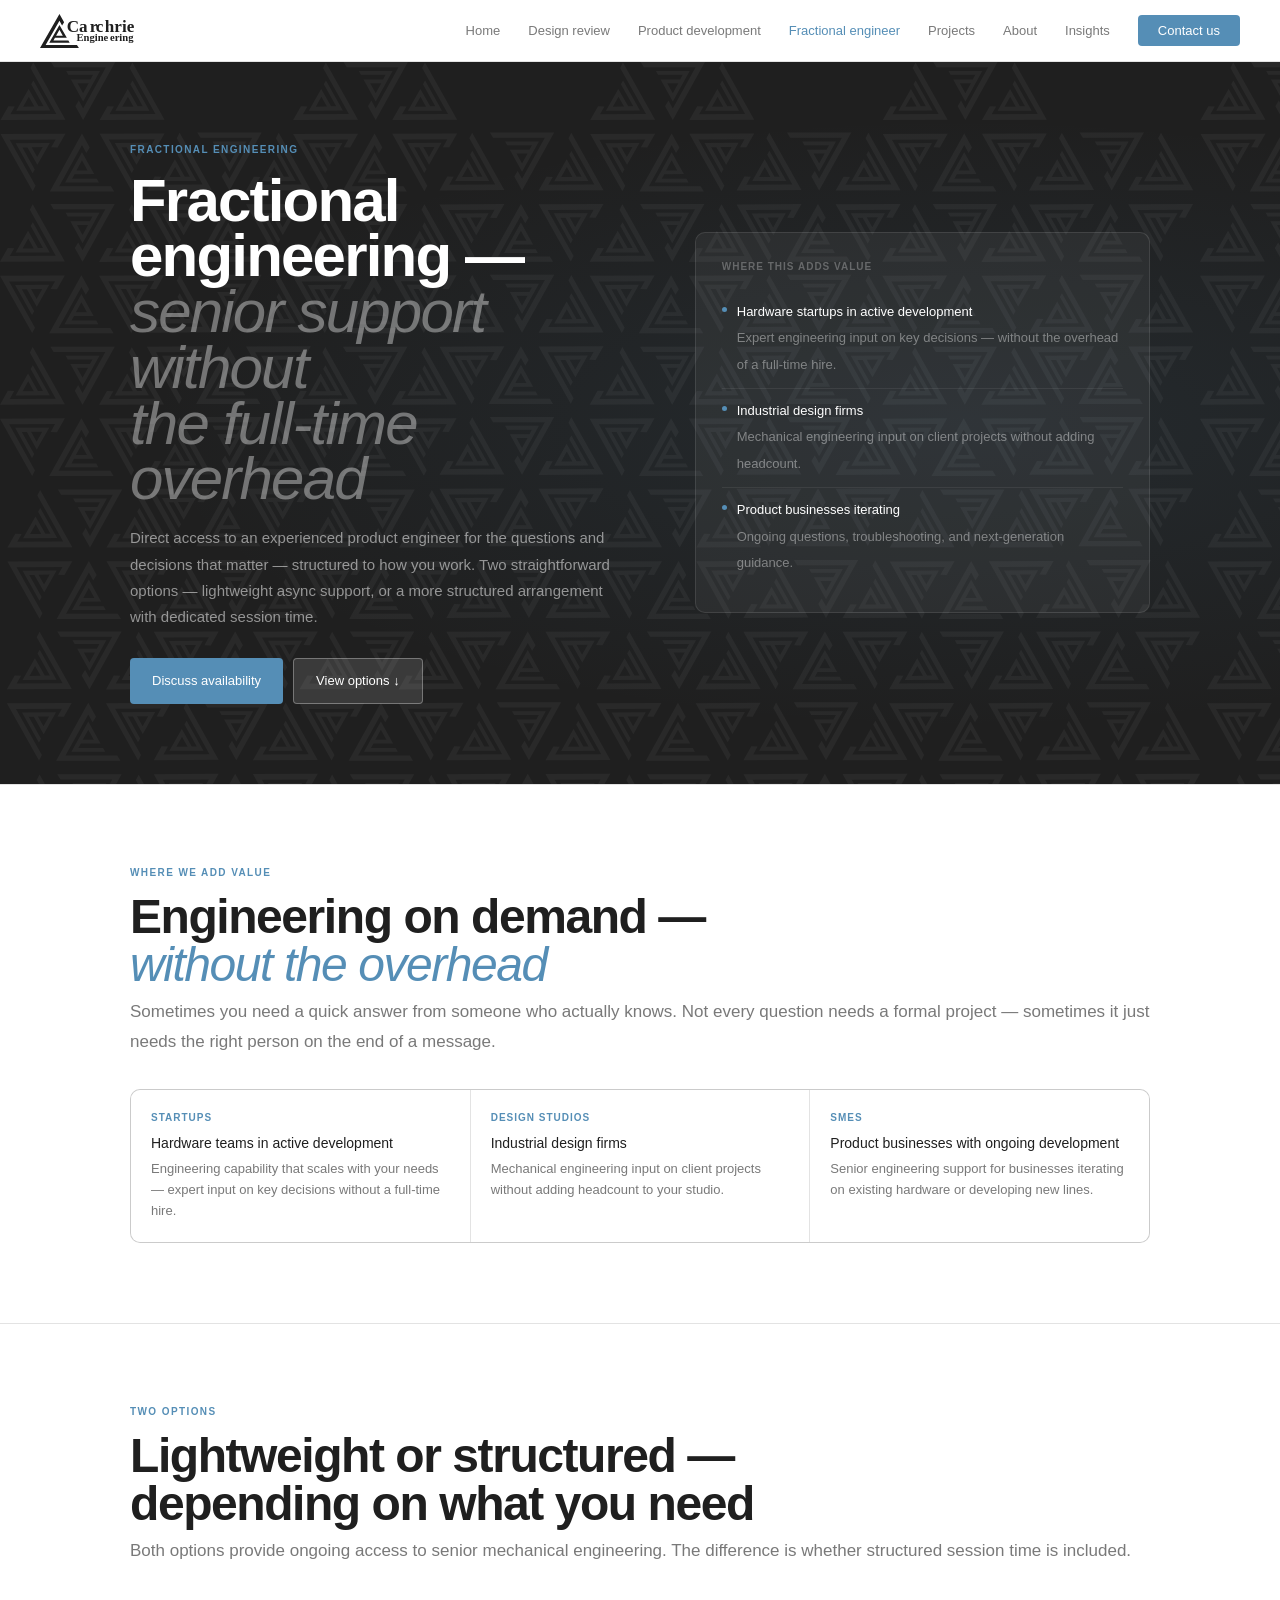
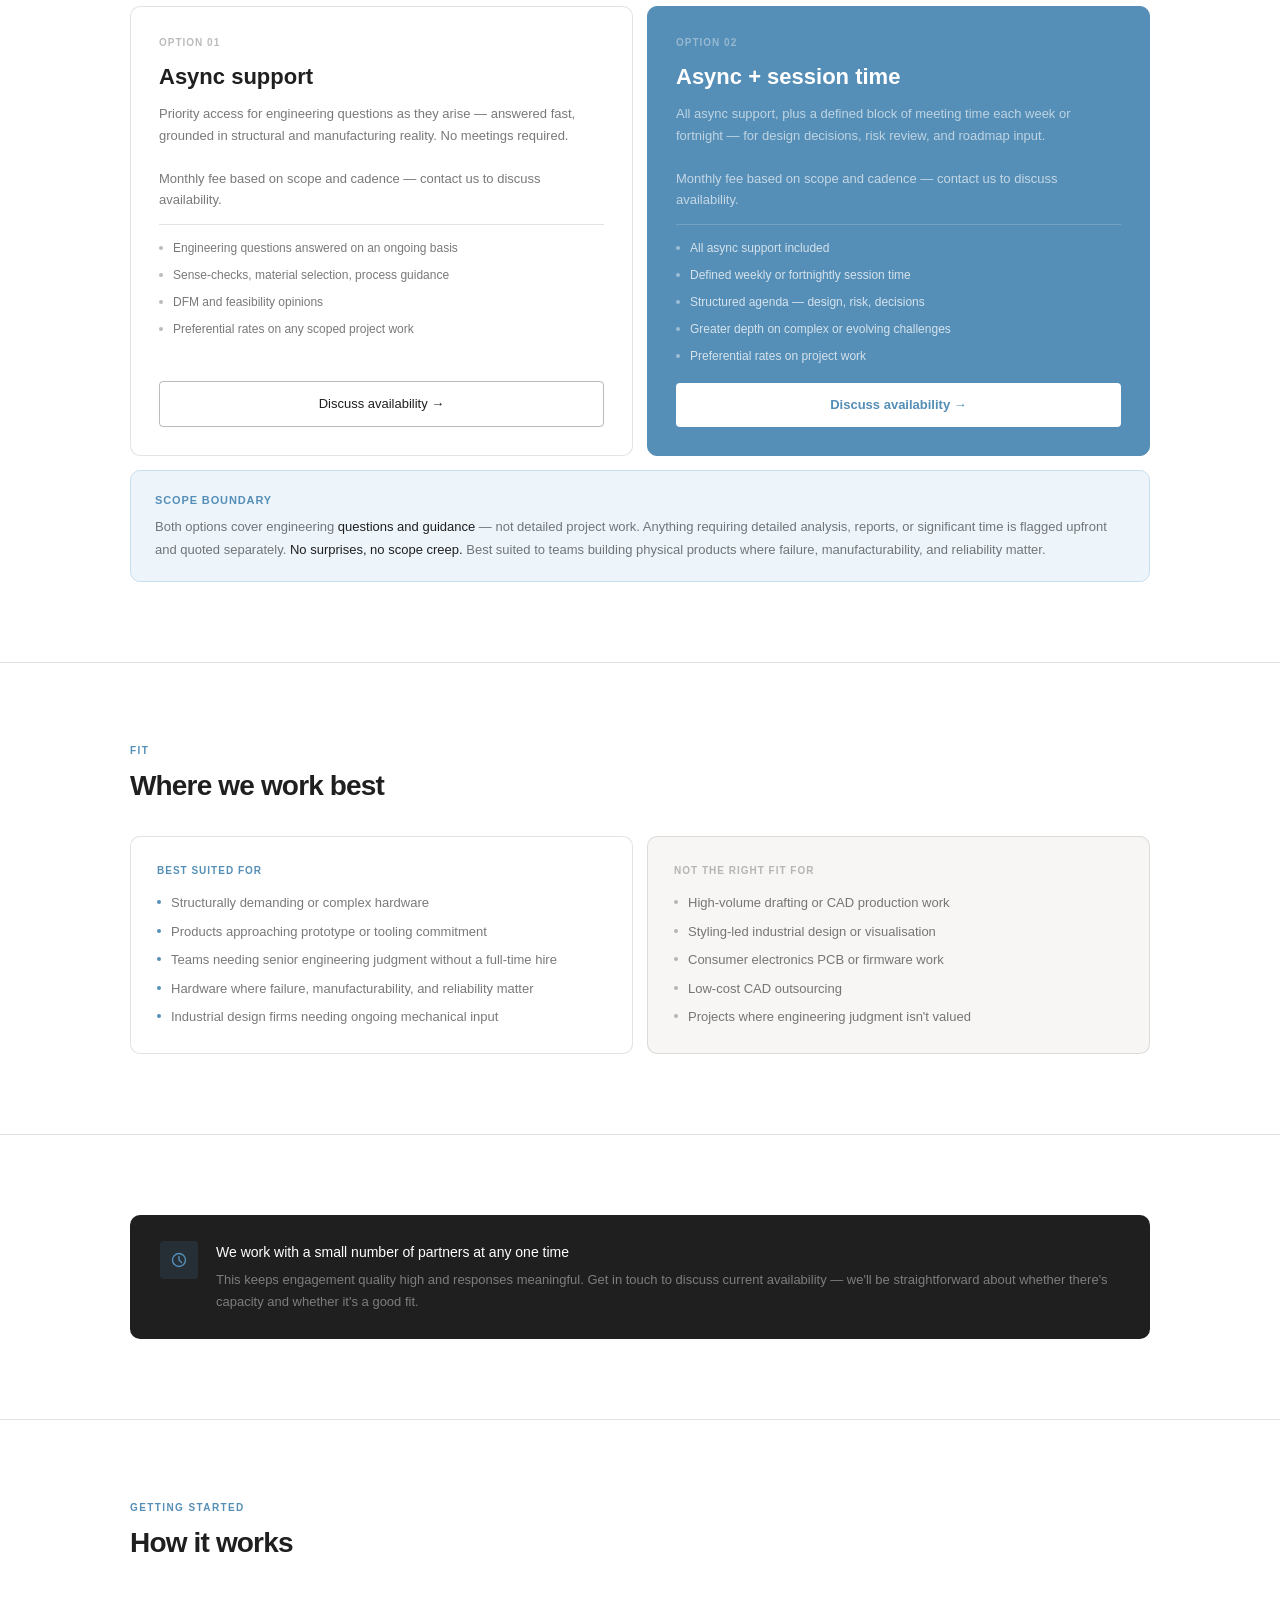
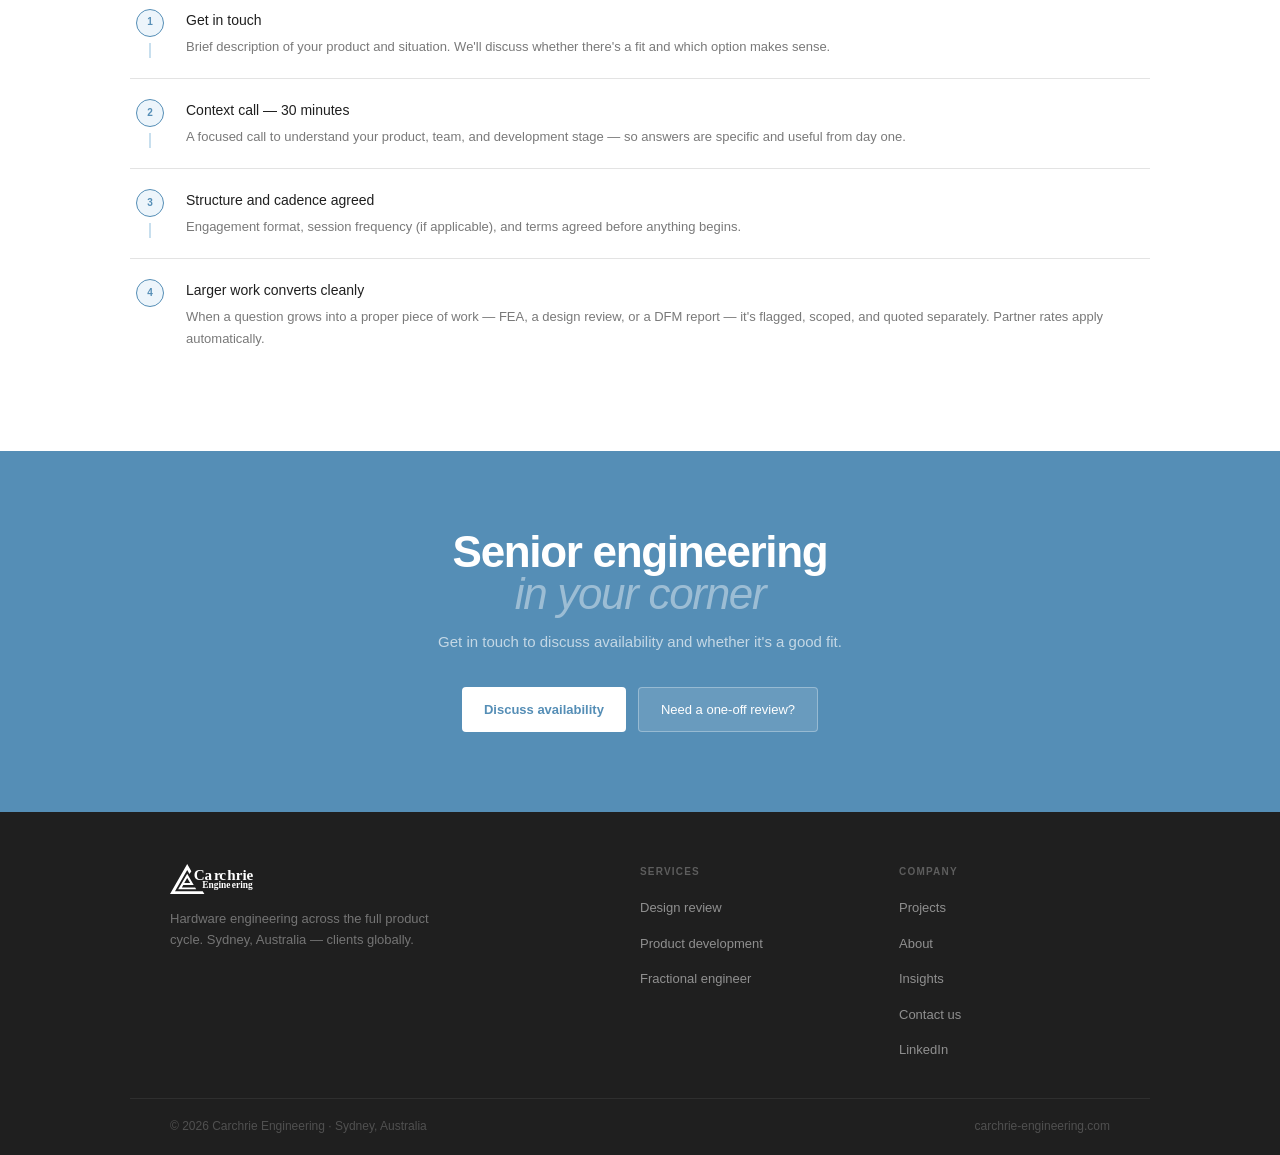
<file: engineering-partner.html>
<!DOCTYPE html>
<html lang="en">
<head>
<meta charset="UTF-8"><meta name="viewport" content="width=device-width, initial-scale=1.0">
<link rel="icon" type="image/png" sizes="32x32" href="images/favicon-32.png">
<link rel="icon" type="image/png" sizes="16x16" href="images/favicon-16.png">
<link rel="icon" href="favicon.ico" sizes="any">
<link rel="apple-touch-icon" sizes="180x180" href="images/apple-touch-icon.png">
<title>Fractional Engineering — Carchrie Engineering · Sydney</title>
<meta name="description" content="Fractional mechanical engineering for hardware teams — senior engineering support without the overhead of a full-time hire. Sydney-based, global clients.">
<meta name="robots" content="index, follow">
<link rel="canonical" href="https://www.carchrie-engineering.com/engineering-partner.html">
<!-- Open Graph -->
<meta property="og:type" content="website">
<meta property="og:title" content="Fractional Engineering — Carchrie Engineering · Sydney">
<meta property="og:description" content="Ongoing senior mechanical engineering support for hardware teams. Monthly retainer for design validation, troubleshooting, and development guidance.">
<meta property="og:url" content="https://www.carchrie-engineering.com/engineering-partner.html">
<meta property="og:image" content="https://www.carchrie-engineering.com/images/og-share-card.jpg">
<meta property="og:site_name" content="Carchrie Engineering">
<meta property="og:locale" content="en_AU">
<!-- Twitter Card -->
<meta name="twitter:card" content="summary_large_image">
<meta name="twitter:title" content="Fractional Engineering — Carchrie Engineering · Sydney">
<meta name="twitter:description" content="Ongoing senior mechanical engineering support for hardware teams. Monthly retainer for design validation, troubleshooting, and development guidance.">
<meta name="twitter:image" content="https://www.carchrie-engineering.com/images/og-share-card.jpg">
<link rel="stylesheet" href="css/style.css">
<style>
.ep-hero{background:var(--ink);padding:80px 40px;position:relative;overflow:hidden;}
.ep-pat{position:absolute;inset:0;opacity:.045;background-image:url('images/pattern.svg');background-size:1200px 912px;background-repeat:repeat;pointer-events:none;}
.ep-grad{position:absolute;inset:0;background:radial-gradient(ellipse at 75% 50%,rgba(85,142,182,.1) 0%,transparent 60%);pointer-events:none;}
.ep-inner{max-width:var(--max-w);margin:0 auto;display:grid;grid-template-columns:1.1fr 1fr;gap:64px;align-items:center;position:relative;z-index:1;}
.ep-tag{font-size:10px;font-weight:800;letter-spacing:.14em;text-transform:uppercase;color:var(--blue);display:block;margin-bottom:14px;}
.ep-title{font-family:var(--display);font-weight:800;font-size:clamp(36px,5.2vw,60px);line-height:.93;letter-spacing:-.03em;color:var(--white);margin-bottom:18px;}
.ep-title em{font-style:italic;font-weight:300;color:rgba(255,255,255,.38);}
.ep-sub{font-size:15px;font-weight:300;color:rgba(255,255,255,.52);line-height:1.75;margin-bottom:28px;}
.why-box{background:rgba(255,255,255,.05);border:1px solid rgba(255,255,255,.1);border-radius:var(--r-lg);padding:26px;}
.why-title{font-size:10px;font-weight:800;letter-spacing:.1em;text-transform:uppercase;color:rgba(255,255,255,.28);margin-bottom:14px;}
.why-item{display:flex;gap:10px;align-items:flex-start;padding:11px 0;border-bottom:1px solid rgba(255,255,255,.07);}
.why-item:last-child{border-bottom:none;}
.why-dot{width:5px;height:5px;border-radius:50%;background:var(--blue);flex-shrink:0;margin-top:6px;}
.why-strong{font-size:13px;font-weight:500;color:var(--white);display:block;margin-bottom:2px;}
.why-desc{font-size:13px;font-weight:300;color:rgba(255,255,255,.4);line-height:1.5;}

.for-grid{display:grid;grid-template-columns:repeat(3,1fr);gap:1px;background:var(--ink-12);border:1px solid var(--ink-12);border-radius:var(--r-lg);overflow:hidden;margin-top:32px;}
.for-item{background:var(--white);padding:20px;}
.for-label{font-size:10px;font-weight:800;letter-spacing:.1em;text-transform:uppercase;color:var(--blue);margin-bottom:6px;}
.for-title{font-size:14px;font-weight:500;color:var(--ink);margin-bottom:4px;}
.for-desc{font-size:13px;font-weight:300;color:var(--ink-60);line-height:1.6;}

.options-grid{display:grid;grid-template-columns:1fr 1fr;gap:14px;margin-top:40px;}
.option-card{border-radius:var(--r-lg);padding:28px;display:flex;flex-direction:column;gap:14px;}
.opt-light{background:var(--white);border:1.5px solid var(--ink-12);}
.opt-blue{background:var(--blue);border:1.5px solid var(--blue);}
.option-label{font-size:10px;font-weight:800;letter-spacing:.1em;text-transform:uppercase;}
.opt-light .option-label{color:var(--ink-30);}
.opt-blue .option-label{color:rgba(255,255,255,.38);}
.option-name{font-family:var(--display);font-weight:800;font-size:22px;line-height:1.05;}
.opt-light .option-name{color:var(--ink);}
.opt-blue .option-name{color:var(--white);}
.option-desc{font-size:13px;font-weight:300;line-height:1.7;}
.opt-light .option-desc{color:var(--ink-60);}
.opt-blue .option-desc{color:rgba(255,255,255,.62);}
.option-div{border:none;border-top:1px solid;}
.opt-light .option-div{border-color:var(--ink-12);}
.opt-blue .option-div{border-color:rgba(255,255,255,.18);}
.option-list{list-style:none;display:flex;flex-direction:column;gap:9px;flex:1;}
.option-list li{font-size:12px;font-weight:300;line-height:1.5;padding-left:14px;position:relative;}
.option-list li::before{content:'';position:absolute;left:0;top:7px;width:4px;height:4px;border-radius:50%;}
.opt-light .option-list li{color:var(--ink-60);}
.opt-light .option-list li::before{background:var(--ink-30);}
.opt-blue .option-list li{color:rgba(255,255,255,.75);}
.opt-blue .option-list li::before{background:rgba(255,255,255,.42);}
.option-cta{margin-top:4px;}

.scope-box{background:var(--blue-faint);border:1.5px solid var(--blue-dim);border-radius:var(--r-lg);padding:20px 24px;margin-top:14px;}
.scope-title{font-size:11px;font-weight:800;letter-spacing:.08em;text-transform:uppercase;color:var(--blue);margin-bottom:7px;}
.scope-text{font-size:13px;font-weight:300;color:var(--ink-60);line-height:1.75;}
.scope-text strong{font-weight:500;color:var(--ink);}

.select-note{background:var(--ink);border-radius:var(--r-lg);padding:26px 30px;display:flex;gap:18px;align-items:flex-start;}
.select-icon{width:38px;height:38px;background:rgba(85,142,182,.15);border-radius:var(--r);display:flex;align-items:center;justify-content:center;flex-shrink:0;}
.select-title{font-size:14px;font-weight:500;color:var(--white);margin-bottom:5px;}
.select-desc{font-size:13px;font-weight:300;color:rgba(255,255,255,.42);line-height:1.7;}

.how-step{display:grid;grid-template-columns:40px 1fr;gap:0 16px;padding:20px 0;border-bottom:1px solid var(--ink-12);}
.how-step:last-child{border-bottom:none;}
.how-col{display:flex;flex-direction:column;align-items:center;}
.how-n{width:28px;height:28px;border-radius:50%;background:var(--blue-faint);border:1.5px solid var(--blue);display:flex;align-items:center;justify-content:center;font-size:10px;font-weight:800;color:var(--blue);}
.how-line{width:1.5px;flex:1;min-height:12px;background:var(--blue-dim);margin-top:6px;}
.how-title{font-size:14px;font-weight:500;color:var(--ink);margin-bottom:4px;}
.how-desc{font-size:13px;font-weight:300;color:var(--ink-60);line-height:1.7;}

@media(max-width:768px){
  .ep-hero{padding:52px 20px;}
  .ep-inner{grid-template-columns:1fr;gap:32px;}
  .for-grid{grid-template-columns:1fr;}
  .options-grid{grid-template-columns:1fr;}
}
</style>
</head>
<body>
<div id="nav-ph"></div>

<section class="ep-hero">
  <div class="ep-pat"></div>
  <div class="ep-grad"></div>
  <div class="ep-inner">
    <div>
      <span class="ep-tag">Fractional engineering</span>
      <h1 class="ep-title">Fractional engineering —<br><em>senior support without<br>the full-time overhead</em></h1>
      <p class="ep-sub">Direct access to an experienced product engineer for the questions and decisions that matter — structured to how you work. Two straightforward options — lightweight async support, or a more structured arrangement with dedicated session time.</p>
      <div style="display:flex;gap:10px;flex-wrap:wrap;">
        <a href="contact.html" class="btn btn-blue">Discuss availability</a>
        <a href="#options" class="btn btn-ghost">View options ↓</a>
      </div>
    </div>
    <div class="why-box reveal">
      <div class="why-title">Where this adds value</div>
      <div class="why-item"><div class="why-dot"></div><div><span class="why-strong">Hardware startups in active development</span><span class="why-desc">Expert engineering input on key decisions — without the overhead of a full-time hire.</span></div></div>
      <div class="why-item"><div class="why-dot"></div><div><span class="why-strong">Industrial design firms</span><span class="why-desc">Mechanical engineering input on client projects without adding headcount.</span></div></div>
      <div class="why-item"><div class="why-dot"></div><div><span class="why-strong">Product businesses iterating</span><span class="why-desc">Ongoing questions, troubleshooting, and next-generation guidance.</span></div></div>
    </div>
  </div>
</section>

<section class="section">
  <div class="wrap pad">
    <p class="t-tag reveal" style="margin-bottom:12px;">Where we add value</p>
    <h2 class="t-display t-h2 reveal" style="margin-bottom:8px;">Engineering on demand —<br><em style="font-style:italic;font-weight:300;color:var(--blue);">without the overhead</em></h2>
    <p class="t-sub reveal">Sometimes you need a quick answer from someone who actually knows. Not every question needs a formal project — sometimes it just needs the right person on the end of a message.</p>
    <div class="for-grid">
      <div class="for-item reveal"><div class="for-label">Startups</div><div class="for-title">Hardware teams in active development</div><div class="for-desc">Engineering capability that scales with your needs — expert input on key decisions without a full-time hire.</div></div>
      <div class="for-item reveal"><div class="for-label">Design studios</div><div class="for-title">Industrial design firms</div><div class="for-desc">Mechanical engineering input on client projects without adding headcount to your studio.</div></div>
      <div class="for-item reveal"><div class="for-label">SMEs</div><div class="for-title">Product businesses with ongoing development</div><div class="for-desc">Senior engineering support for businesses iterating on existing hardware or developing new lines.</div></div>
    </div>
  </div>
</section>

<section class="section" id="options">
  <div class="wrap pad">
    <p class="t-tag reveal" style="margin-bottom:12px;">Two options</p>
    <h2 class="t-display t-h2 reveal" style="margin-bottom:8px;">Lightweight or structured —<br>depending on what you need</h2>
    <p class="t-sub reveal" style="margin-bottom:0;">Both options provide ongoing access to senior mechanical engineering. The difference is whether structured session time is included.</p>
    <div class="options-grid">
      <div class="option-card opt-light reveal">
        <div class="option-label">Option 01</div>
        <div class="option-name">Async support</div>
        <div class="option-desc">Priority access for engineering questions as they arise — answered fast, grounded in structural and manufacturing reality. No meetings required.</div>
        <div style="font-size:13px;font-weight:300;color:var(--ink-60);margin-top:8px;line-height:1.6;">Monthly fee based on scope and cadence — contact us to discuss availability.</div>
        <hr class="option-div">
        <ul class="option-list">
          <li>Engineering questions answered on an ongoing basis</li>
          <li>Sense-checks, material selection, process guidance</li>
          <li>DFM and feasibility opinions</li>
          <li>Preferential rates on any scoped project work</li>
        </ul>
        <div class="option-cta"><a href="contact.html" class="btn btn-outline" style="width:100%;justify-content:center;">Discuss availability →</a></div>
      </div>
      <div class="option-card opt-blue reveal">
        <div class="option-label">Option 02</div>
        <div class="option-name">Async + session time</div>
        <div class="option-desc">All async support, plus a defined block of meeting time each week or fortnight — for design decisions, risk review, and roadmap input.</div>
        <div style="font-size:13px;font-weight:300;color:rgba(255,255,255,.65);margin-top:8px;line-height:1.6;">Monthly fee based on scope and cadence — contact us to discuss availability.</div>
        <hr class="option-div">
        <ul class="option-list">
          <li>All async support included</li>
          <li>Defined weekly or fortnightly session time</li>
          <li>Structured agenda — design, risk, decisions</li>
          <li>Greater depth on complex or evolving challenges</li>
          <li>Preferential rates on project work</li>
        </ul>
        <div class="option-cta"><a href="contact.html" class="btn btn-white" style="width:100%;justify-content:center;">Discuss availability →</a></div>
      </div>
    </div>
    <div class="scope-box reveal">
      <div class="scope-title">Scope boundary</div>
      <div class="scope-text">Both options cover engineering <strong>questions and guidance</strong> — not detailed project work. Anything requiring detailed analysis, reports, or significant time is flagged upfront and quoted separately. <strong>No surprises, no scope creep.</strong> Best suited to teams building physical products where failure, manufacturability, and reliability matter.</div>
    </div>
  </div>
</section>

<section class="section">
  <div class="wrap pad">
    <p class="t-tag reveal" style="margin-bottom:12px;">Fit</p>
    <h2 class="t-display t-h3 reveal" style="margin-bottom:36px;">Where we work best</h2>
    <div style="display:grid;grid-template-columns:1fr 1fr;gap:14px;" class="reveal">
      <div style="background:var(--white);border:1px solid var(--ink-12);border-radius:var(--r-lg);padding:26px;">
        <div style="font-size:10px;font-weight:800;letter-spacing:.1em;text-transform:uppercase;color:var(--blue);margin-bottom:14px;">Best suited for</div>
        <ul style="list-style:none;display:flex;flex-direction:column;gap:9px;">
          <li style="font-size:13px;font-weight:300;color:var(--ink-60);line-height:1.5;padding-left:14px;position:relative;"><span style="position:absolute;left:0;top:7px;width:4px;height:4px;border-radius:50%;background:var(--blue);display:block;"></span>Structurally demanding or complex hardware</li>
          <li style="font-size:13px;font-weight:300;color:var(--ink-60);line-height:1.5;padding-left:14px;position:relative;"><span style="position:absolute;left:0;top:7px;width:4px;height:4px;border-radius:50%;background:var(--blue);display:block;"></span>Products approaching prototype or tooling commitment</li>
          <li style="font-size:13px;font-weight:300;color:var(--ink-60);line-height:1.5;padding-left:14px;position:relative;"><span style="position:absolute;left:0;top:7px;width:4px;height:4px;border-radius:50%;background:var(--blue);display:block;"></span>Teams needing senior engineering judgment without a full-time hire</li>
          <li style="font-size:13px;font-weight:300;color:var(--ink-60);line-height:1.5;padding-left:14px;position:relative;"><span style="position:absolute;left:0;top:7px;width:4px;height:4px;border-radius:50%;background:var(--blue);display:block;"></span>Hardware where failure, manufacturability, and reliability matter</li>
          <li style="font-size:13px;font-weight:300;color:var(--ink-60);line-height:1.5;padding-left:14px;position:relative;"><span style="position:absolute;left:0;top:7px;width:4px;height:4px;border-radius:50%;background:var(--blue);display:block;"></span>Industrial design firms needing ongoing mechanical input</li>
        </ul>
      </div>
      <div style="background:var(--off-white);border:1px solid var(--ink-12);border-radius:var(--r-lg);padding:26px;">
        <div style="font-size:10px;font-weight:800;letter-spacing:.1em;text-transform:uppercase;color:var(--ink-30);margin-bottom:14px;">Not the right fit for</div>
        <ul style="list-style:none;display:flex;flex-direction:column;gap:9px;">
          <li style="font-size:13px;font-weight:300;color:var(--ink-60);line-height:1.5;padding-left:14px;position:relative;"><span style="position:absolute;left:0;top:7px;width:4px;height:4px;border-radius:50%;background:var(--ink-30);display:block;"></span>High-volume drafting or CAD production work</li>
          <li style="font-size:13px;font-weight:300;color:var(--ink-60);line-height:1.5;padding-left:14px;position:relative;"><span style="position:absolute;left:0;top:7px;width:4px;height:4px;border-radius:50%;background:var(--ink-30);display:block;"></span>Styling-led industrial design or visualisation</li>
          <li style="font-size:13px;font-weight:300;color:var(--ink-60);line-height:1.5;padding-left:14px;position:relative;"><span style="position:absolute;left:0;top:7px;width:4px;height:4px;border-radius:50%;background:var(--ink-30);display:block;"></span>Consumer electronics PCB or firmware work</li>
          <li style="font-size:13px;font-weight:300;color:var(--ink-60);line-height:1.5;padding-left:14px;position:relative;"><span style="position:absolute;left:0;top:7px;width:4px;height:4px;border-radius:50%;background:var(--ink-30);display:block;"></span>Low-cost CAD outsourcing</li>
          <li style="font-size:13px;font-weight:300;color:var(--ink-60);line-height:1.5;padding-left:14px;position:relative;"><span style="position:absolute;left:0;top:7px;width:4px;height:4px;border-radius:50%;background:var(--ink-30);display:block;"></span>Projects where engineering judgment isn't valued</li>
        </ul>
      </div>
    </div>
  </div>
</section>

<section class="section">
  <div class="wrap pad">
    <div class="select-note reveal">
      <div class="select-icon">
        <svg width="18" height="18" viewBox="0 0 18 18" fill="none"><circle cx="9" cy="9" r="6.5" stroke="#558EB6" stroke-width="1.4"/><path d="M9 5.5V9L11.5 11.5" stroke="#558EB6" stroke-width="1.4" stroke-linecap="round"/></svg>
      </div>
      <div>
        <div class="select-title">We work with a small number of partners at any one time</div>
        <div class="select-desc">This keeps engagement quality high and responses meaningful. Get in touch to discuss current availability — we'll be straightforward about whether there's capacity and whether it's a good fit.</div>
      </div>
    </div>
  </div>
</section>

<section class="section">
  <div class="wrap pad">
    <p class="t-tag reveal" style="margin-bottom:12px;">Getting started</p>
    <h2 class="t-display t-h3 reveal" style="margin-bottom:32px;">How it works</h2>
    <div>
      <div class="how-step reveal"><div class="how-col"><div class="how-n">1</div><div class="how-line"></div></div><div><div class="how-title">Get in touch</div><div class="how-desc">Brief description of your product and situation. We'll discuss whether there's a fit and which option makes sense.</div></div></div>
      <div class="how-step reveal"><div class="how-col"><div class="how-n">2</div><div class="how-line"></div></div><div><div class="how-title">Context call — 30 minutes</div><div class="how-desc">A focused call to understand your product, team, and development stage — so answers are specific and useful from day one.</div></div></div>
      <div class="how-step reveal"><div class="how-col"><div class="how-n">3</div><div class="how-line"></div></div><div><div class="how-title">Structure and cadence agreed</div><div class="how-desc">Engagement format, session frequency (if applicable), and terms agreed before anything begins.</div></div></div>
      <div class="how-step reveal"><div class="how-col"><div class="how-n">4</div></div><div><div class="how-title">Larger work converts cleanly</div><div class="how-desc">When a question grows into a proper piece of work — FEA, a design review, or a DFM report — it's flagged, scoped, and quoted separately. Partner rates apply automatically.</div></div></div>
    </div>
  </div>
</section>
<div class="cta-band">
  <h2 class="t-display t-h2 reveal" style="color:var(--white);margin-bottom:14px;">Senior engineering<br><em style="font-style:italic;font-weight:300;color:rgba(255,255,255,.42);">in your corner</em></h2>
  <p class="reveal">Get in touch to discuss availability and whether it's a good fit.</p>
  <div class="cta-band-btns reveal">
    <a href="contact.html" class="btn btn-white">Discuss availability</a>
    <a href="design-review.html" class="btn btn-ghost">Need a one-off review?</a>
  </div>
</div>

<div id="footer-ph"></div>
<script src="js/main.js"></script>
</body>
</html>
</file>
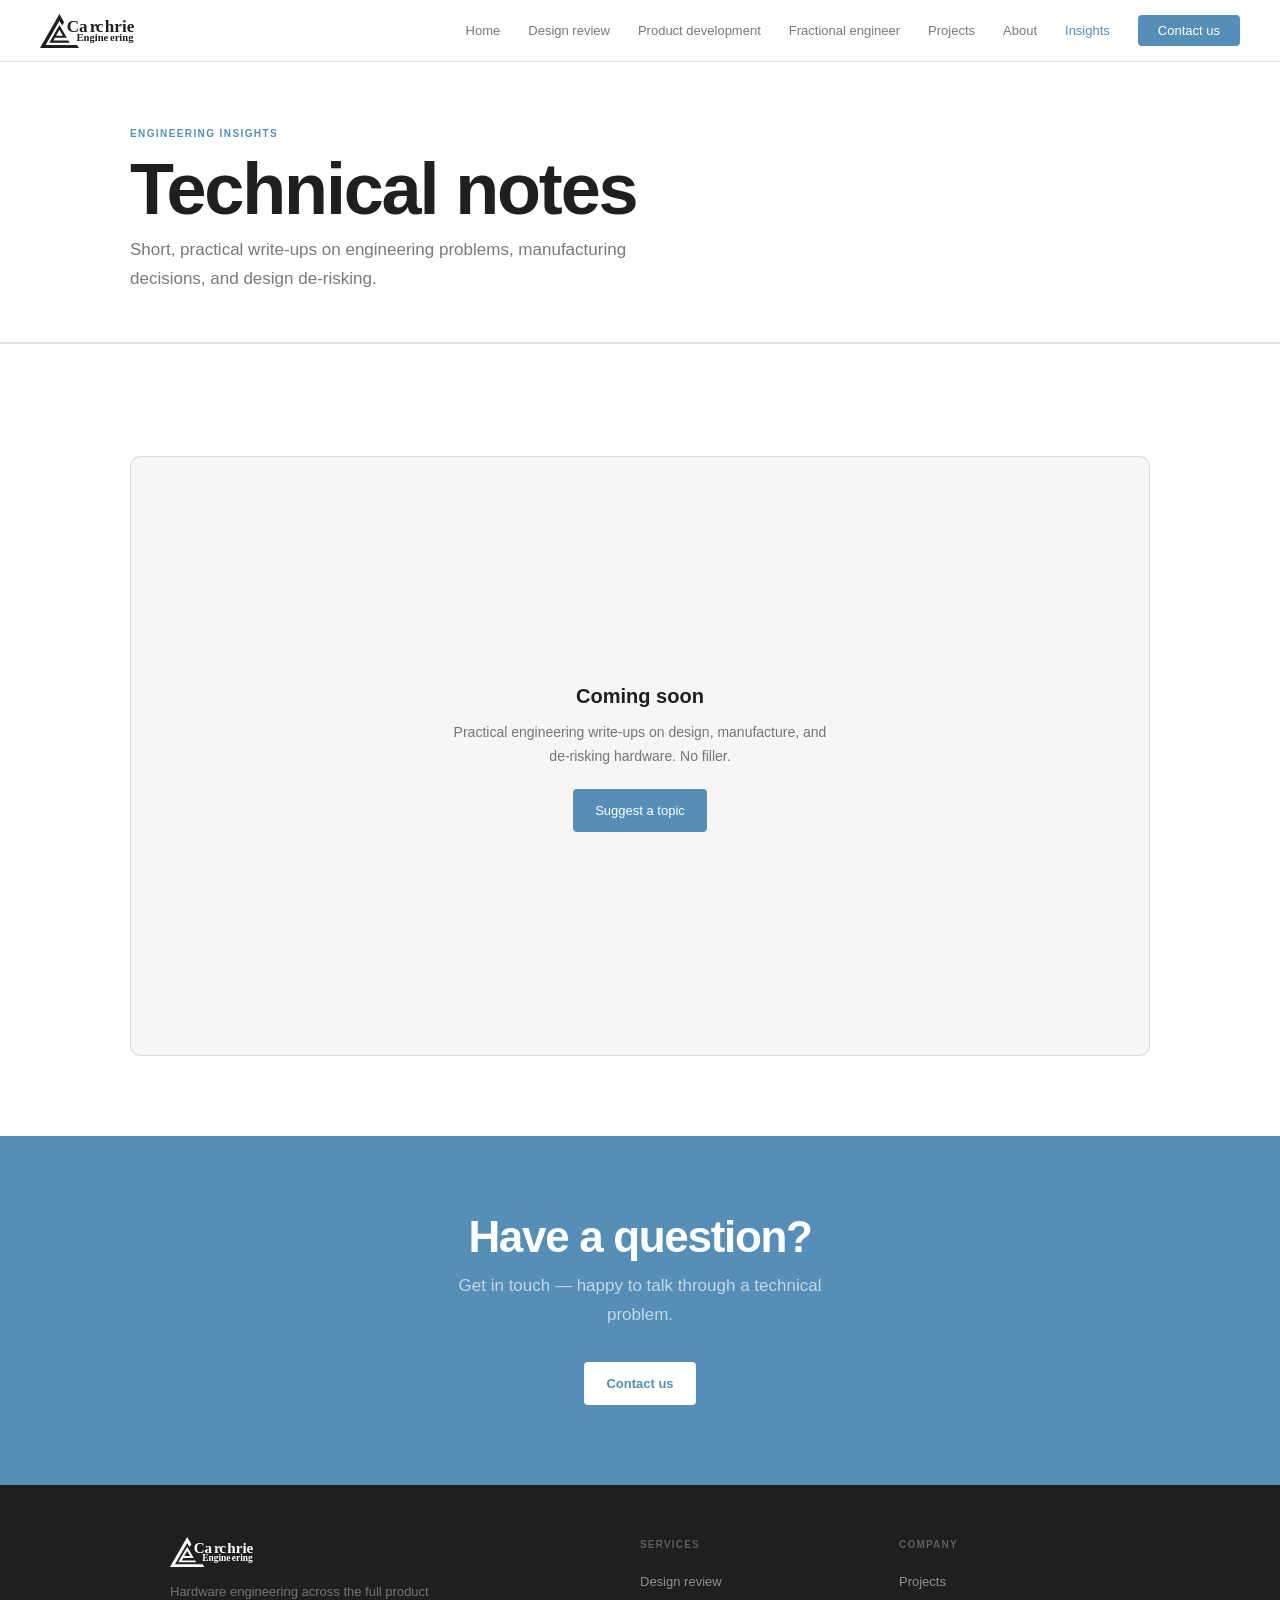
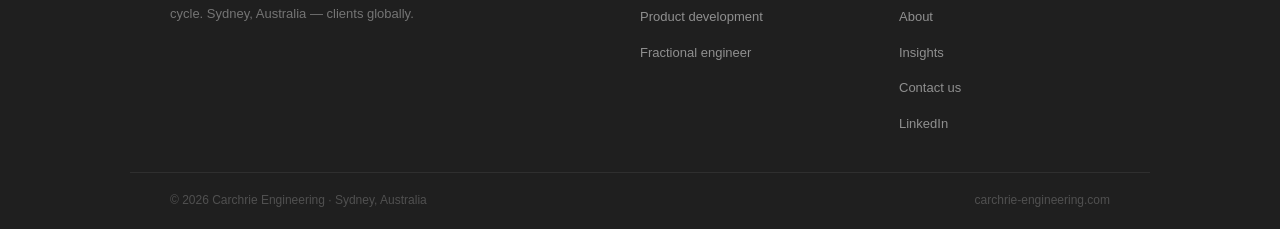
<file: insights.html>
<!DOCTYPE html>
<html lang="en">
<head>
<meta charset="UTF-8"><meta name="viewport" content="width=device-width, initial-scale=1.0">
<link rel="icon" type="image/png" sizes="32x32" href="images/favicon-32.png">
<link rel="icon" type="image/png" sizes="16x16" href="images/favicon-16.png">
<link rel="icon" href="favicon.ico" sizes="any">
<link rel="apple-touch-icon" sizes="180x180" href="images/apple-touch-icon.png">
<title>Engineering Insights — Carchrie Engineering</title>
<meta name="description" content="Technical notes on hardware engineering, design de-risking, DFM, and structural analysis from Carchrie Engineering.">
<meta name="robots" content="index, follow">
<link rel="canonical" href="https://www.carchrie-engineering.com/insights.html">
<!-- Open Graph -->
<meta property="og:type" content="website">
<meta property="og:title" content="Engineering Insights — Carchrie Engineering">
<meta property="og:description" content="Technical notes on hardware engineering, design de-risking, DFM, and structural analysis from Carchrie Engineering.">
<meta property="og:url" content="https://www.carchrie-engineering.com/insights.html">
<meta property="og:image" content="https://www.carchrie-engineering.com/images/og-share-card.jpg">
<meta property="og:site_name" content="Carchrie Engineering">
<meta property="og:locale" content="en_AU">
<!-- Twitter Card -->
<meta name="twitter:card" content="summary_large_image">
<meta name="twitter:title" content="Engineering Insights — Carchrie Engineering">
<meta name="twitter:description" content="Technical notes on hardware engineering, design de-risking, DFM, and structural analysis from Carchrie Engineering.">
<meta name="twitter:image" content="https://www.carchrie-engineering.com/images/og-share-card.jpg">
<link rel="stylesheet" href="css/style.css">
<style>
.insights-hero{padding:64px 40px 48px;border-bottom:1px solid var(--ink-12);background:var(--white);}
.insights-inner{max-width:var(--max-w);margin:0 auto;}
.insights-embed{min-height:600px;border:1px solid var(--ink-12);border-radius:var(--r-lg);background:var(--off-white);display:flex;align-items:center;justify-content:center;margin-top:32px;}
.insights-ph{text-align:center;padding:40px;}
/* Replace the .insights-embed div with your blog embed — Ghost, Substack, Hashnode etc */
/* Example Ghost embed: <script src="https://yoursite.ghost.io/"></script> */
</style>
</head>
<body>
<div id="nav-ph"></div>
<section class="insights-hero">
  <div class="insights-inner">
    <p class="t-tag" style="margin-bottom:10px;">Engineering insights</p>
    <h1 class="t-display t-h1" style="margin-bottom:10px;">Technical notes</h1>
    <p class="t-sub" style="max-width:520px;">Short, practical write-ups on engineering problems, manufacturing decisions, and design de-risking.</p>
  </div>
</section>
<section class="section">
  <div class="wrap pad">
    <!-- ═══════════════════════════════════════════════════════════ -->
    <!-- EMBED YOUR BLOG HERE                                        -->
    <!-- Recommended platforms:                                      -->
    <!--   Ghost (ghost.org) — clean, fast, great embed support      -->
    <!--   Hashnode (hashnode.com) — free, headless CMS              -->
    <!--   Substack — easy to write, embeds via iframe               -->
    <!--   Notion (via Super.so) — write in Notion, auto-publishes   -->
    <!-- Replace the div below with your chosen embed code           -->
    <!-- ═══════════════════════════════════════════════════════════ -->
    <div class="insights-embed">
      <div class="insights-ph">
        <div style="font-family:var(--display);font-weight:800;font-size:20px;color:var(--ink);margin-bottom:8px;">Coming soon</div>
        <p style="font-size:14px;font-weight:300;color:var(--ink-60);max-width:380px;margin:0 auto 20px;line-height:1.7;">Practical engineering write-ups on design, manufacture, and de-risking hardware. No filler.</p>
        <a href="contact.html" class="btn btn-blue">Suggest a topic</a>
      </div>
    </div>
  </div>
</section>
<div class="cta-band">
  <h2 class="t-display t-h2" style="color:var(--white);margin-bottom:14px;">Have a question?</h2>
  <p style="font-size:17px;">Get in touch — happy to talk through a technical problem.</p>
  <div class="cta-band-btns" style="margin-top:20px;">
    <a href="contact.html" class="btn btn-white">Contact us</a>
  </div>
</div>
<div id="footer-ph"></div>
<script src="js/main.js"></script>
</body>
</html>
</file>
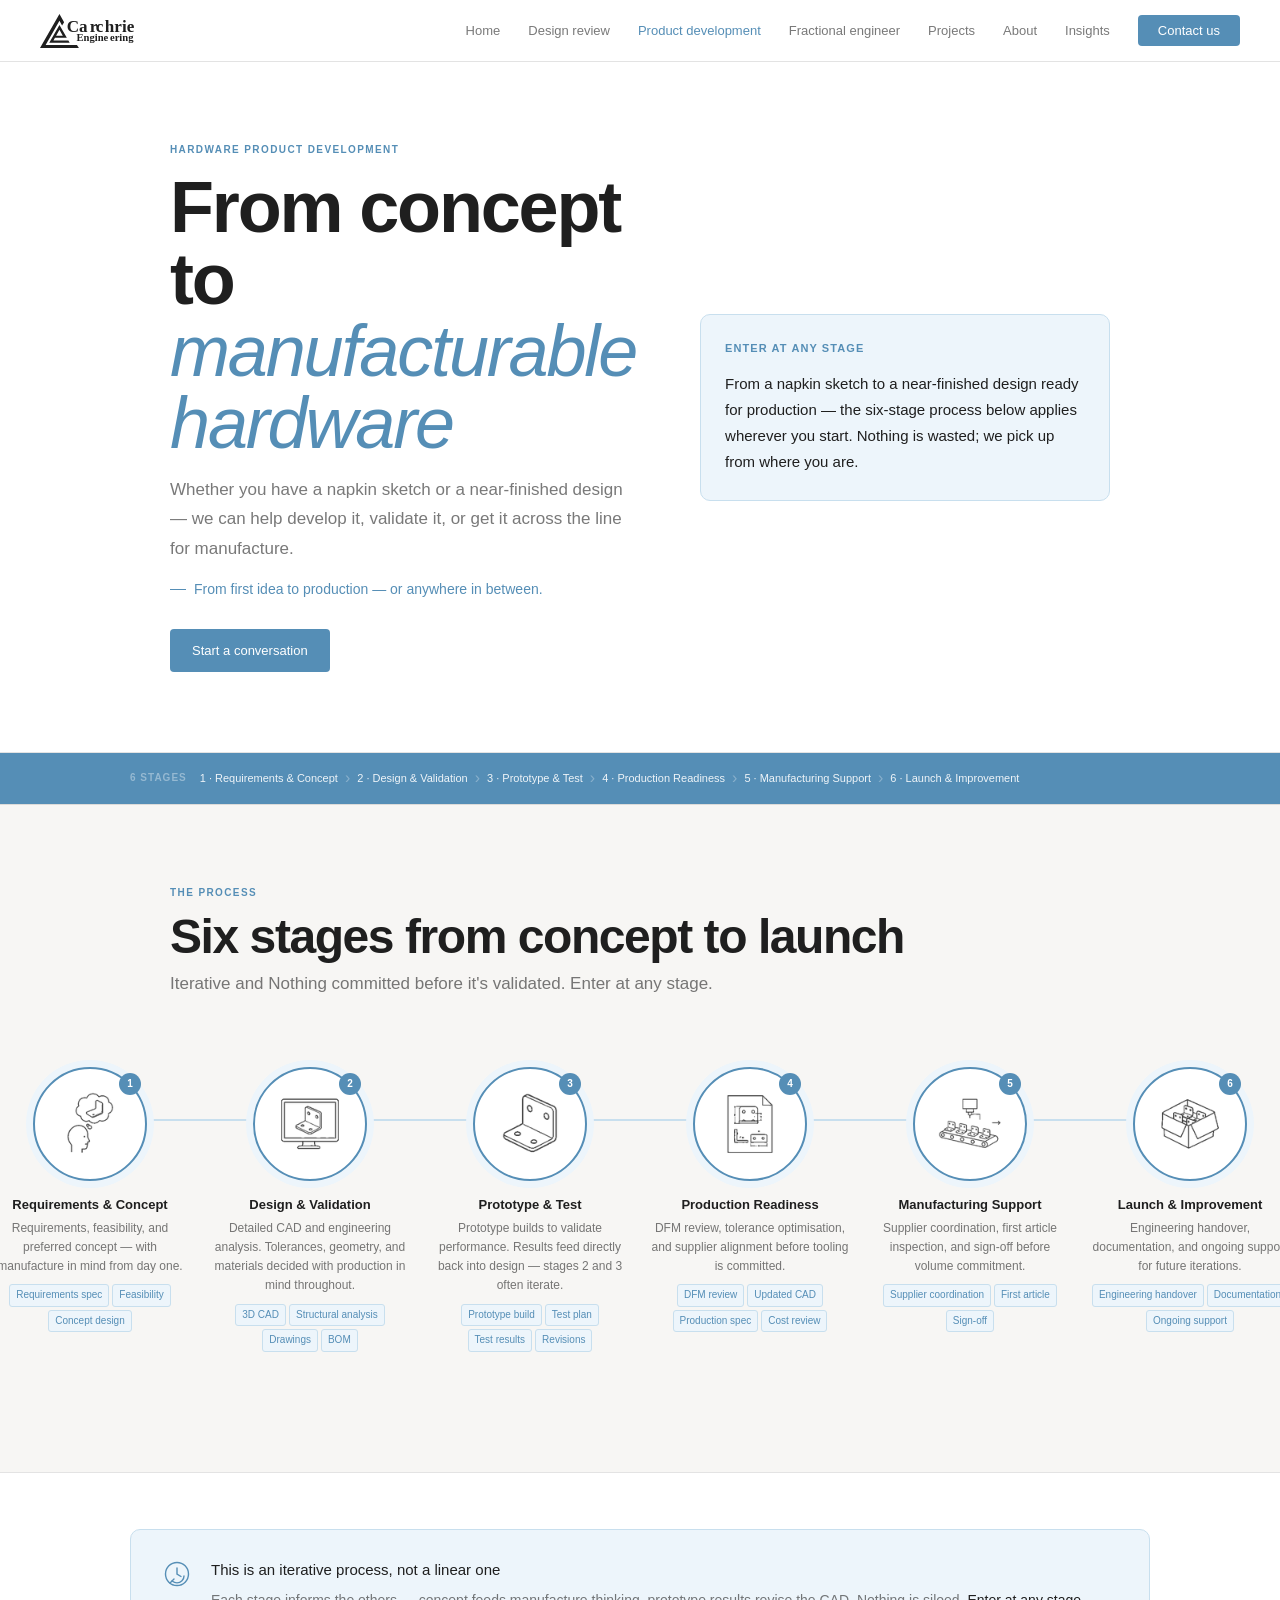
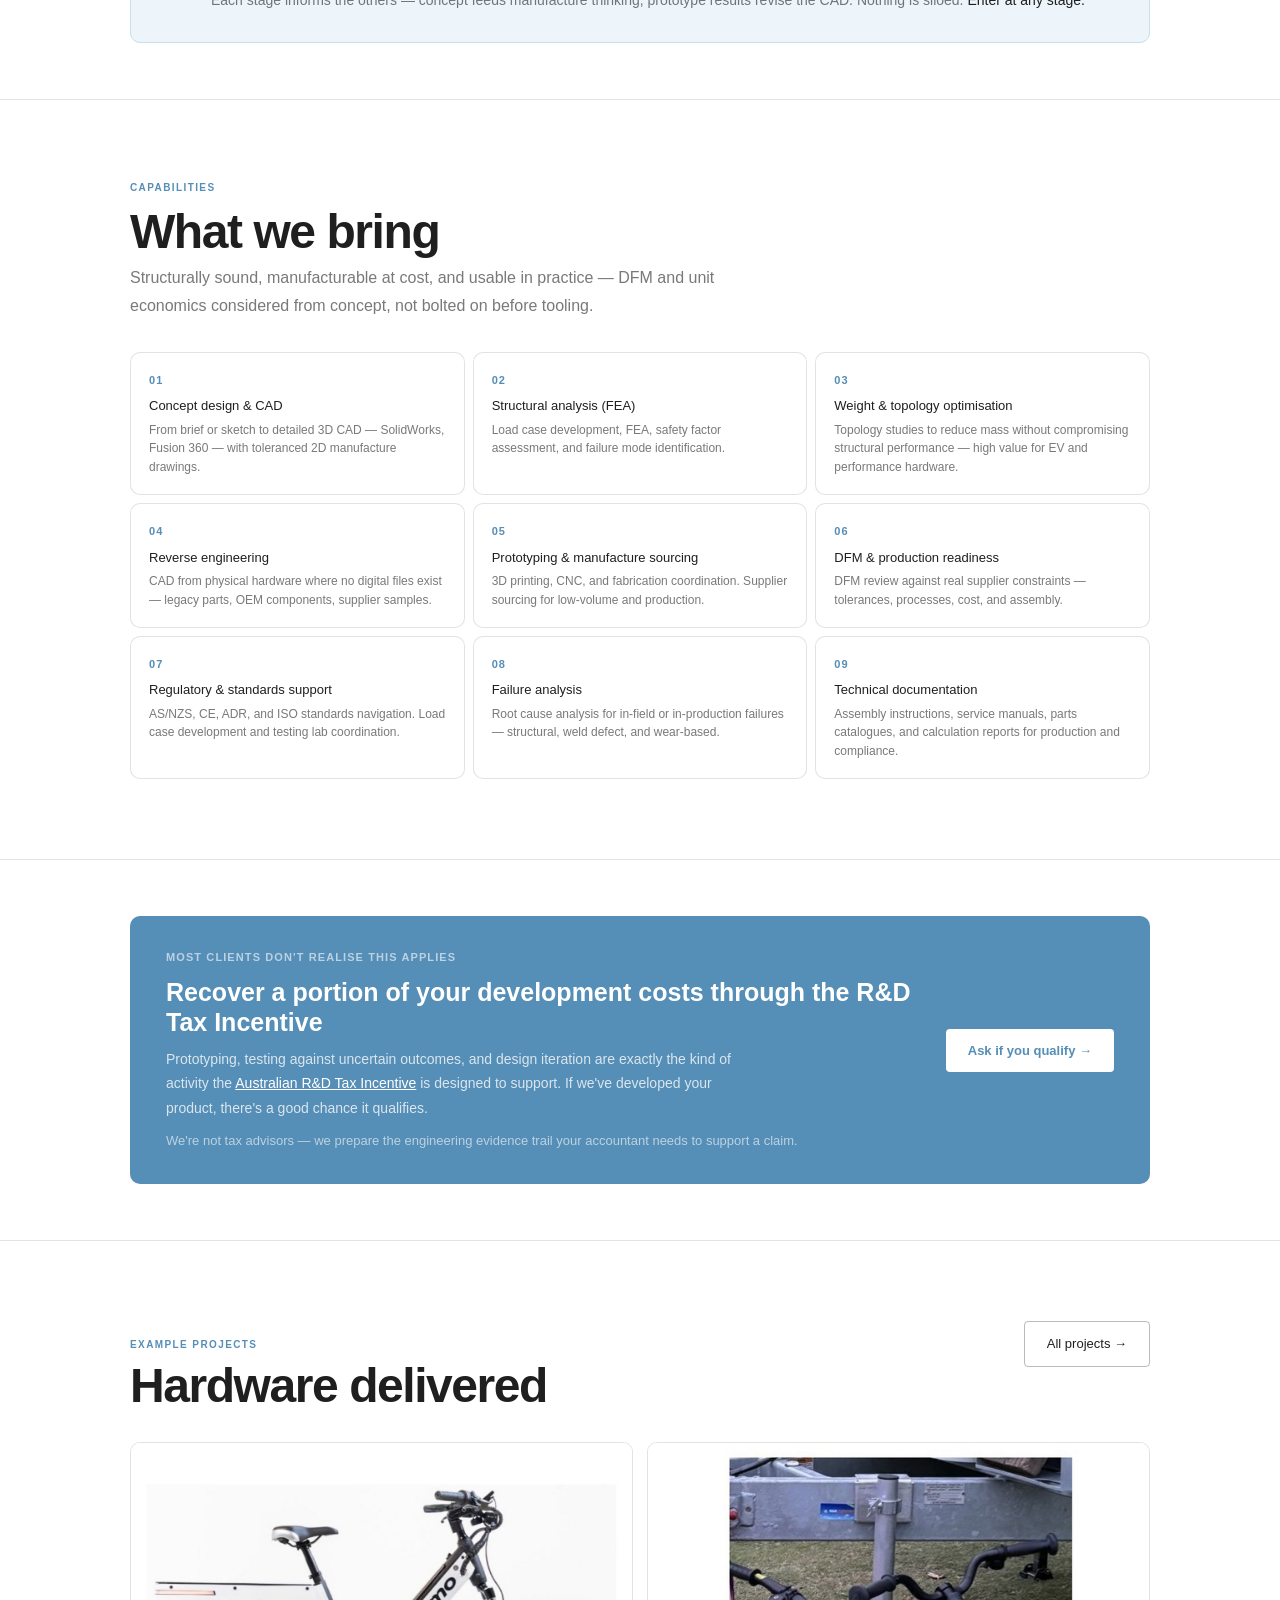
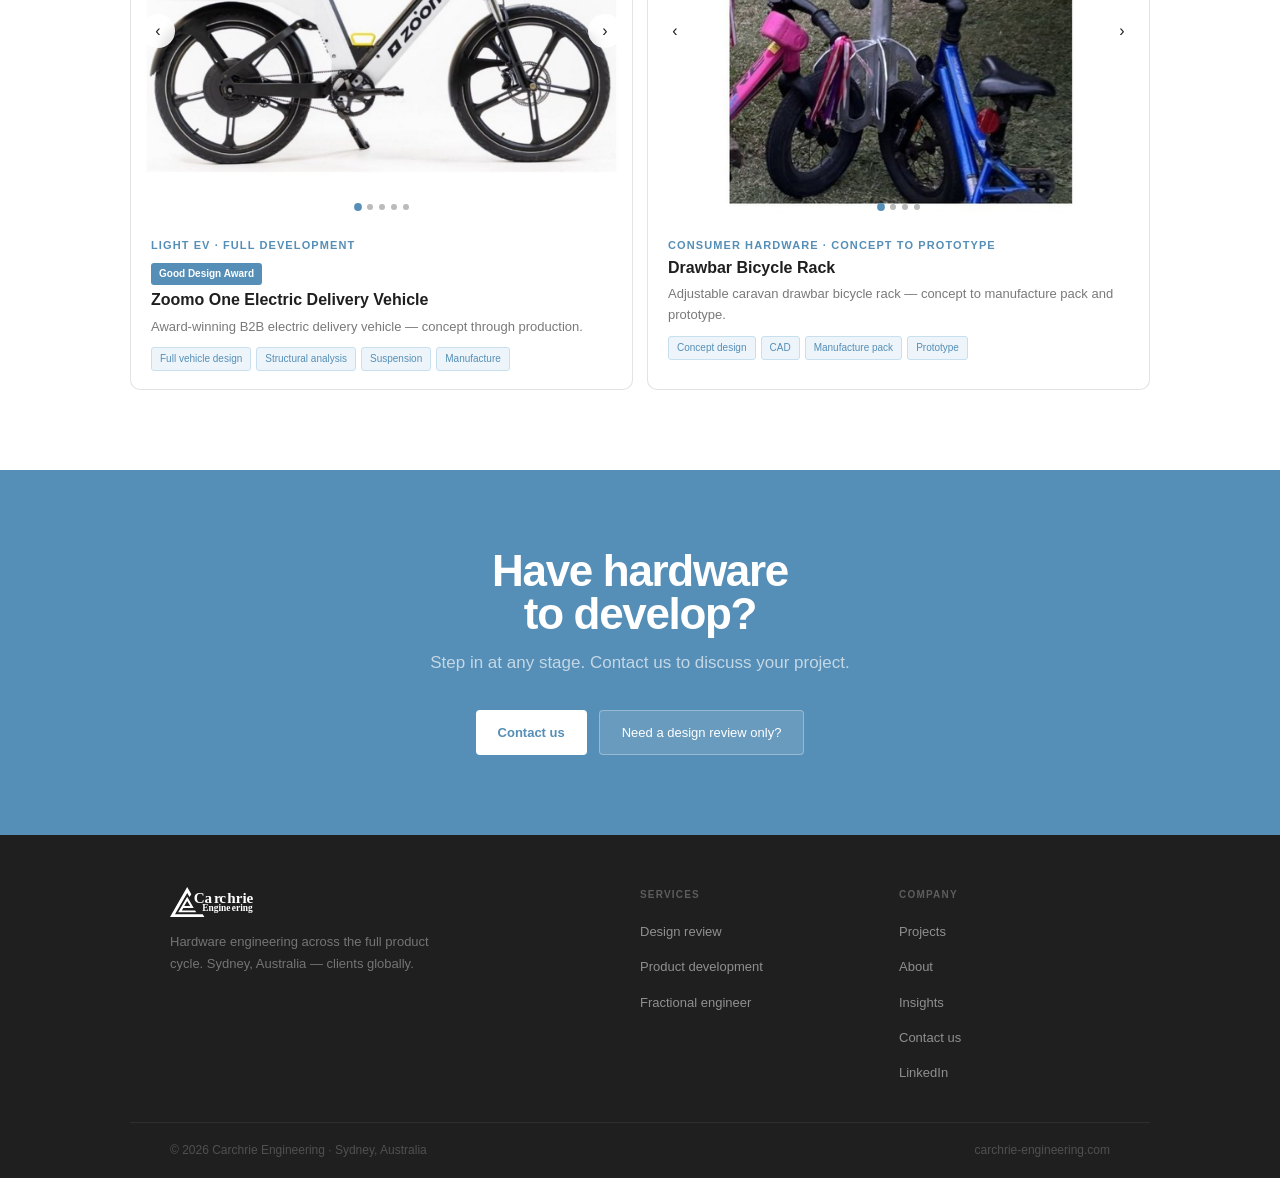
<file: product-development.html>
<!DOCTYPE html>
<html lang="en">
<head>
<meta charset="UTF-8"><meta name="viewport" content="width=device-width, initial-scale=1.0">
<link rel="icon" type="image/png" sizes="32x32" href="images/favicon-32.png">
<link rel="icon" type="image/png" sizes="16x16" href="images/favicon-16.png">
<link rel="icon" href="favicon.ico" sizes="any">
<link rel="apple-touch-icon" sizes="180x180" href="images/apple-touch-icon.png">
<title>Hardware Product Development — Carchrie Engineering · Sydney</title>
<meta name="description" content="End-to-end mechanical engineering for hardware products — concept through manufacture. CAD, FEA, DFM, prototyping, and production support. Enter at any stage.">
<meta name="robots" content="index, follow">
<link rel="canonical" href="https://www.carchrie-engineering.com/product-development.html">
<!-- Open Graph -->
<meta property="og:type" content="website">
<meta property="og:title" content="Hardware Product Development — Carchrie Engineering · Sydney">
<meta property="og:description" content="End-to-end mechanical engineering for hardware products — concept through manufacture. CAD, FEA, DFM, prototyping, and production support. Enter at any stage.">
<meta property="og:url" content="https://www.carchrie-engineering.com/product-development.html">
<meta property="og:image" content="https://www.carchrie-engineering.com/images/og-share-card.jpg">
<meta property="og:site_name" content="Carchrie Engineering">
<meta property="og:locale" content="en_AU">
<!-- Twitter Card -->
<meta name="twitter:card" content="summary_large_image">
<meta name="twitter:title" content="Hardware Product Development — Carchrie Engineering · Sydney">
<meta name="twitter:description" content="End-to-end mechanical engineering for hardware products — concept through manufacture. CAD, FEA, DFM, prototyping, and production support. Enter at any stage.">
<meta name="twitter:image" content="https://www.carchrie-engineering.com/images/og-share-card.jpg">
<link rel="stylesheet" href="css/style.css">
<style>
.page-hero{padding:80px 0;border-bottom:1px solid var(--ink-12);background:var(--white);}
.page-hero-inner{max-width:var(--max-w);margin:0 auto;padding:0 40px;display:grid;grid-template-columns:1fr 1fr;gap:64px;align-items:center;}
.flex-box{background:var(--blue-faint);border:1.5px solid var(--blue-dim);border-radius:var(--r-lg);padding:24px;}
.flex-box-title{font-size:11px;font-weight:800;letter-spacing:.1em;text-transform:uppercase;color:var(--blue);margin-bottom:14px;}
.flex-item{display:flex;gap:12px;align-items:flex-start;padding:10px 0;border-bottom:1px solid var(--blue-dim);}
.flex-item:last-child{border-bottom:none;}
.flex-dot{width:7px;height:7px;border-radius:50%;background:var(--blue);flex-shrink:0;margin-top:5px;}
.flex-dot.open{background:transparent;border:1.5px solid var(--blue);}
.flex-strong{font-size:13px;font-weight:500;color:var(--ink);display:block;margin-bottom:1px;}
.flex-desc{font-size:12px;font-weight:300;color:var(--ink-60);line-height:1.5;}

/* PATHWAY — horizontal scrolling timeline */
.pathway-section{background:var(--off-white);padding:80px 0;border-top:1px solid var(--ink-12);}
.pathway-hdr{max-width:var(--max-w);margin:0 auto;padding:0 40px 52px;}
.pathway-scroll{overflow-x:auto;overflow-y:visible;padding:16px 0 40px;-webkit-overflow-scrolling:touch;display:flex;justify-content:center;}
.pathway-scroll::-webkit-scrollbar{height:3px;}
.pathway-scroll::-webkit-scrollbar-track{background:var(--ink-06);}
.pathway-scroll::-webkit-scrollbar-thumb{background:var(--blue-dim);border-radius:3px;}
.pathway-track{display:flex;flex-direction:row;align-items:flex-start;position:relative;padding:0 40px;width:max-content;}
.pathway-track::before{content:'';position:absolute;top:52px;left:120px;right:120px;height:2px;background:var(--blue-dim);z-index:0;}
.pathway-stage{display:flex;flex-direction:column;align-items:center;width:220px;flex-shrink:0;position:relative;z-index:1;opacity:.38;transform:translateY(10px);transition:opacity .5s,transform .5s;}
.pathway-stage.active{opacity:1;transform:translateY(0);}
.stage-illus{width:114px;height:114px;background:var(--white);border:2px solid var(--blue-dim);border-radius:50%;display:flex;align-items:center;justify-content:center;margin-bottom:16px;transition:border-color .4s,box-shadow .4s;position:relative;flex-shrink:0;overflow:visible;}
.pathway-stage.active .stage-illus{border-color:var(--blue);box-shadow:0 0 0 7px var(--blue-faint);}
.stage-num{position:absolute;top:4px;right:4px;width:22px;height:22px;background:var(--blue);border-radius:50%;display:flex;align-items:center;justify-content:center;font-size:10px;font-weight:800;color:var(--white);opacity:0;transition:opacity .4s;z-index:2;}
.pathway-stage.active .stage-num{opacity:1;}
.stage-svg{width:50px;height:50px;}
.stage-content{text-align:center;padding:0 10px;width:100%;}
.stage-title{font-size:13px;font-weight:600;color:var(--ink);margin-bottom:5px;line-height:1.3;}
.stage-desc{font-size:12px;font-weight:300;color:var(--ink-60);line-height:1.6;margin-bottom:8px;}
.stage-delivs{display:flex;flex-wrap:wrap;gap:3px;justify-content:center;}
.stage-deliv{font-size:10px;font-weight:500;color:var(--blue);background:var(--blue-faint);border:1px solid var(--blue-dim);border-radius:3px;padding:2px 6px;}


.caps-grid{display:grid;grid-template-columns:repeat(3,1fr);gap:8px;margin-top:32px;}
.cap-item{background:var(--white);border:1px solid var(--ink-12);border-radius:var(--r-lg);padding:18px;transition:border-color .18s;}
.cap-item:hover{border-color:var(--blue);}
.cap-num{font-size:11px;font-weight:800;letter-spacing:.1em;color:var(--blue);margin-bottom:6px;}
.cap-title{font-size:13px;font-weight:500;color:var(--ink);margin-bottom:4px;}
.cap-desc{font-size:12px;font-weight:300;color:var(--ink-60);line-height:1.55;}

.case-grid{display:grid;grid-template-columns:1fr 1fr;gap:14px;margin-top:32px;}
.case-card{background:var(--white);border:1px solid var(--ink-12);border-radius:var(--r-lg);overflow:hidden;}
.case-body{padding:18px 20px;}
.case-tag-c{font-size:11px;font-weight:800;letter-spacing:.1em;text-transform:uppercase;color:var(--blue);margin-bottom:4px;}
.case-award{display:inline-block;background:var(--blue);color:var(--white);font-size:10px;font-weight:800;padding:3px 8px;border-radius:3px;margin-bottom:6px;}
.case-title-c{font-family:var(--display);font-weight:800;font-size:16px;color:var(--ink);line-height:1.15;margin-bottom:6px;}
.case-desc-c{font-size:13px;font-weight:300;color:var(--ink-60);line-height:1.65;margin-bottom:10px;}

@media(max-width:768px){
  .page-hero-inner{grid-template-columns:1fr;gap:32px;padding:0 20px;}
  .page-hero{padding:52px 0;}
  .pathway-hdr{padding:0 20px 40px;}
  .pathway-track{padding:0 20px;}
  .pathway-stage{width:180px;}
  .caps-grid{grid-template-columns:1fr 1fr;}
  .case-grid{grid-template-columns:1fr;}
}
</style>
</head>
<body>
<div id="nav-ph"></div>

<section class="page-hero">
  <div class="page-hero-inner">
    <div>
      <p class="t-tag reveal" style="margin-bottom:12px;">Hardware product development</p>
      <h1 class="t-display t-h1 reveal" style="margin-bottom:16px;">From concept to<br><em style="font-style:italic;font-weight:300;color:var(--blue);">manufacturable<br>hardware</em></h1>
      <p style="font-size:17px;font-weight:300;color:var(--ink-60);line-height:1.75;margin-bottom:14px;" class="reveal">Whether you have a napkin sketch or a near-finished design — we can help develop it, validate it, or get it across the line for manufacture.</p>
      <p style="font-size:14px;font-weight:500;color:var(--blue);margin-bottom:28px;display:flex;align-items:center;gap:8px;" class="reveal"><span style="display:block;width:16px;height:1.5px;background:var(--blue);flex-shrink:0;"></span>From first idea to production — or anywhere in between.</p>
      <div class="reveal"><a href="contact.html" class="btn btn-blue">Start a conversation</a></div>
    </div>
    <div class="flex-box reveal" style="display:flex;flex-direction:column;justify-content:center;">
      <div class="flex-box-title">Enter at any stage</div>
      <p style="font-size:15px;font-weight:300;color:var(--ink);line-height:1.75;margin:0;">From a napkin sketch to a near-finished design ready for production — the six-stage process below applies wherever you start. Nothing is wasted; we pick up from where you are.</p>
    </div>
  </div>
</section>

<!-- STAGE STRIP -->
<div style="background:var(--blue);padding:12px 40px;overflow-x:auto;">
  <div style="max-width:var(--max-w);margin:0 auto;display:flex;align-items:center;gap:6px;flex-wrap:nowrap;white-space:nowrap;">
    <span style="font-size:10px;font-weight:800;letter-spacing:.1em;text-transform:uppercase;color:rgba(255,255,255,.38);white-space:nowrap;flex-shrink:0;">6 stages</span>
    <div style="display:flex;align-items:center;flex:1;flex-wrap:wrap;">
      <span style="font-size:11px;font-weight:500;color:rgba(255,255,255,.9);padding:2px 7px;">1 · Requirements &amp; Concept</span><span style="color:rgba(255,255,255,.3);">›</span>
      <span style="font-size:11px;font-weight:500;color:rgba(255,255,255,.9);padding:2px 7px;">2 · Design &amp; Validation</span><span style="color:rgba(255,255,255,.3);">›</span>
      <span style="font-size:11px;font-weight:500;color:rgba(255,255,255,.9);padding:2px 7px;">3 · Prototype &amp; Test</span><span style="color:rgba(255,255,255,.3);">›</span>
      <span style="font-size:11px;font-weight:500;color:rgba(255,255,255,.9);padding:2px 7px;">4 · Production Readiness</span><span style="color:rgba(255,255,255,.3);">›</span>
      <span style="font-size:11px;font-weight:500;color:rgba(255,255,255,.9);padding:2px 7px;">5 · Manufacturing Support</span><span style="color:rgba(255,255,255,.3);">›</span>
      <span style="font-size:11px;font-weight:500;color:rgba(255,255,255,.9);padding:2px 7px;">6 · Launch &amp; Improvement</span>
    </div>
  </div>
</div>

<!-- PATHWAY -->
<section class="pathway-section">
  <div class="pathway-hdr">
    <p class="t-tag reveal" style="margin-bottom:12px;">The process</p>
    <h2 class="t-display t-h2 reveal" style="margin-bottom:8px;">Six stages from concept to launch</h2>
    <p class="t-sub reveal">Iterative and Nothing committed before it's validated. Enter at any stage.</p>
  </div>
  <div class="pathway-scroll">
    <div class="pathway-track">

      <div class="pathway-stage">
        <div class="stage-illus"><div class="stage-num">1</div><img src="images/trig-icon-2.png" alt="Stage 1" style="width:64px;height:64px;opacity:.88;"></div>
        <div class="stage-content">
          <div class="stage-title">Requirements &amp; Concept</div>
          <div class="stage-desc">Requirements, feasibility, and preferred concept — with manufacture in mind from day one.</div>
          <div class="stage-delivs"><span class="stage-deliv">Requirements spec</span><span class="stage-deliv">Feasibility</span><span class="stage-deliv">Concept design</span></div>
        </div>
      </div>

      <div class="pathway-stage">
        <div class="stage-illus"><div class="stage-num">2</div><img src="images/icon-stage-2.png" alt="Stage 2" style="width:64px;height:64px;opacity:.88;"></div>
        <div class="stage-content">
          <div class="stage-title">Design &amp; Validation</div>
          <div class="stage-desc">Detailed CAD and engineering analysis. Tolerances, geometry, and materials decided with production in mind throughout.</div>
          <div class="stage-delivs"><span class="stage-deliv">3D CAD</span><span class="stage-deliv">Structural analysis</span><span class="stage-deliv">Drawings</span><span class="stage-deliv">BOM</span></div>
        </div>
      </div>

      <div class="pathway-stage">
        <div class="stage-illus"><div class="stage-num">3</div><img src="images/icon-stage-3.png" alt="Stage 3" style="width:64px;height:64px;opacity:.88;"></div>
        <div class="stage-content">
          <div class="stage-title">Prototype &amp; Test</div>
          <div class="stage-desc">Prototype builds to validate performance. Results feed directly back into design — stages 2 and 3 often iterate.</div>
          <div class="stage-delivs"><span class="stage-deliv">Prototype build</span><span class="stage-deliv">Test plan</span><span class="stage-deliv">Test results</span><span class="stage-deliv">Revisions</span></div>
        </div>
      </div>

      <div class="pathway-stage">
        <div class="stage-illus"><div class="stage-num">4</div><img src="images/icon-stage-4.png" alt="Stage 4" style="width:64px;height:64px;opacity:.88;"></div>
        <div class="stage-content">
          <div class="stage-title">Production Readiness</div>
          <div class="stage-desc">DFM review, tolerance optimisation, and supplier alignment before tooling is committed.</div>
          <div class="stage-delivs"><span class="stage-deliv">DFM review</span><span class="stage-deliv">Updated CAD</span><span class="stage-deliv">Production spec</span><span class="stage-deliv">Cost review</span></div>
        </div>
      </div>

      <div class="pathway-stage">
        <div class="stage-illus"><div class="stage-num">5</div><img src="images/icon-stage-5.png" alt="Stage 5" style="width:64px;height:64px;opacity:.88;"></div>
        <div class="stage-content">
          <div class="stage-title">Manufacturing Support</div>
          <div class="stage-desc">Supplier coordination, first article inspection, and sign-off before volume commitment.</div>
          <div class="stage-delivs"><span class="stage-deliv">Supplier coordination</span><span class="stage-deliv">First article</span><span class="stage-deliv">Sign-off</span></div>
        </div>
      </div>

      <div class="pathway-stage">
        <div class="stage-illus"><div class="stage-num">6</div><img src="images/icon-stage-6.png" alt="Stage 6" style="width:64px;height:64px;opacity:.88;"></div>
        <div class="stage-content">
          <div class="stage-title">Launch &amp; Improvement</div>
          <div class="stage-desc">Engineering handover, documentation, and ongoing support for future iterations.</div>
          <div class="stage-delivs"><span class="stage-deliv">Engineering handover</span><span class="stage-deliv">Documentation</span><span class="stage-deliv">Ongoing support</span></div>
        </div>
      </div>

    </div>
  </div>
</section>

<!-- ITERATIVE NOTE -->
<section class="section">
  <div class="wrap pad-sm">
    <div style="background:var(--blue-faint);border:1.5px solid var(--blue-dim);border-radius:var(--r-lg);padding:28px 32px;display:grid;grid-template-columns:auto 1fr;gap:20px;align-items:flex-start;" class="reveal">
      <svg width="28" height="28" viewBox="0 0 28 28" fill="none" style="flex-shrink:0;margin-top:2px;"><circle cx="14" cy="14" r="11.5" stroke="#558EB6" stroke-width="1.4"/><path d="M14 8v6l4 2.5" stroke="#558EB6" stroke-width="1.4" stroke-linecap="round"/><path d="M9 21c1.6 1.2 3.4 1.9 5 1.9a7 7 0 0 0 7-7" stroke="#558EB6" stroke-width="1.4" stroke-linecap="round"/><path d="M9 21l-2 2m2-2 2-2" stroke="#558EB6" stroke-width="1.4" stroke-linecap="round"/></svg>
      <div>
        <div style="font-size:15px;font-weight:500;color:var(--ink);margin-bottom:6px;">This is an iterative process, not a linear one</div>
        <div style="font-size:14px;font-weight:300;color:var(--ink-60);line-height:1.8;">Each stage informs the others — concept feeds manufacture thinking, prototype results revise the CAD. Nothing is siloed. <strong style="font-weight:500;color:var(--ink);">Enter at any stage.</strong></div>
      </div>
    </div>
  </div>
</section>

<!-- CAPABILITIES -->
<section class="section">
  <div class="wrap pad">
    <p class="t-tag reveal" style="margin-bottom:12px;">Capabilities</p>
    <h2 class="t-display t-h2 reveal" style="margin-bottom:8px;">What we bring</h2>
    <p style="font-size:16px;font-weight:300;color:var(--ink-60);line-height:1.75;max-width:600px;margin-bottom:32px;" class="reveal">Structurally sound, manufacturable at cost, and usable in practice — DFM and unit economics considered from concept, not bolted on before tooling.</p>
    <div class="caps-grid">
      <div class="cap-item reveal"><div class="cap-num">01</div><div class="cap-title">Concept design &amp; CAD</div><div class="cap-desc">From brief or sketch to detailed 3D CAD — SolidWorks, Fusion 360 — with toleranced 2D manufacture drawings.</div></div>
      <div class="cap-item reveal"><div class="cap-num">02</div><div class="cap-title">Structural analysis (FEA)</div><div class="cap-desc">Load case development, FEA, safety factor assessment, and failure mode identification.</div></div>
      <div class="cap-item reveal"><div class="cap-num">03</div><div class="cap-title">Weight &amp; topology optimisation</div><div class="cap-desc">Topology studies to reduce mass without compromising structural performance — high value for EV and performance hardware.</div></div>
      <div class="cap-item reveal"><div class="cap-num">04</div><div class="cap-title">Reverse engineering</div><div class="cap-desc">CAD from physical hardware where no digital files exist — legacy parts, OEM components, supplier samples.</div></div>
      <div class="cap-item reveal"><div class="cap-num">05</div><div class="cap-title">Prototyping &amp; manufacture sourcing</div><div class="cap-desc">3D printing, CNC, and fabrication coordination. Supplier sourcing for low-volume and production.</div></div>
      <div class="cap-item reveal"><div class="cap-num">06</div><div class="cap-title">DFM &amp; production readiness</div><div class="cap-desc">DFM review against real supplier constraints — tolerances, processes, cost, and assembly.</div></div>
      <div class="cap-item reveal"><div class="cap-num">07</div><div class="cap-title">Regulatory &amp; standards support</div><div class="cap-desc">AS/NZS, CE, ADR, and ISO standards navigation. Load case development and testing lab coordination.</div></div>
      <div class="cap-item reveal"><div class="cap-num">08</div><div class="cap-title">Failure analysis</div><div class="cap-desc">Root cause analysis for in-field or in-production failures — structural, weld defect, and wear-based.</div></div>
      <div class="cap-item reveal"><div class="cap-num">09</div><div class="cap-title">Technical documentation</div><div class="cap-desc">Assembly instructions, service manuals, parts catalogues, and calculation reports for production and compliance.</div></div>
    </div>
  </div>
</section>

<!-- R&D TAX -->
<section class="section">
  <div class="wrap pad-sm">
    <div style="background:var(--blue);border-radius:var(--r-lg);padding:32px 36px;display:grid;grid-template-columns:1fr auto;gap:28px;align-items:center;" class="reveal">
      <div>
        <p style="font-size:11px;font-weight:800;letter-spacing:.1em;text-transform:uppercase;color:rgba(255,255,255,.6);margin-bottom:10px;">Most clients don't realise this applies</p>
        <h2 style="font-family:var(--display);font-weight:800;font-size:clamp(19px,2.4vw,25px);color:var(--white);line-height:1.2;margin-bottom:10px;">Recover a portion of your development costs through the R&amp;D Tax Incentive</h2>
        <p style="font-size:14px;font-weight:300;color:rgba(255,255,255,.78);line-height:1.75;margin-bottom:10px;max-width:600px;">Prototyping, testing against uncertain outcomes, and design iteration are exactly the kind of activity the <a href="https://www.ato.gov.au/businesses-and-organisations/income-deductions-and-concessions/incentives-and-concessions/research-and-development-tax-incentive/about-the-r-d-tax-incentive-program" target="_blank" rel="noopener" style="color:#fff;text-decoration:underline;">Australian R&amp;D Tax Incentive</a> is designed to support. If we've developed your product, there's a good chance it qualifies.</p>
        <p style="font-size:13px;font-weight:300;color:rgba(255,255,255,.6);line-height:1.7;margin:0;">We're not tax advisors — we prepare the engineering evidence trail your accountant needs to support a claim.</p>
      </div>
      <div style="flex-shrink:0;">
        <a href="contact.html" class="btn" style="background:var(--white);color:var(--blue);font-weight:700;white-space:nowrap;display:block;text-align:center;">Ask if you qualify →</a>
      </div>
    </div>
  </div>
</section>

<!-- CASES -->
<section class="section">
  <div class="wrap pad">
    <div style="display:flex;justify-content:space-between;align-items:baseline;margin-bottom:28px;">
      <div><p class="t-tag reveal" style="margin-bottom:8px;">Example projects</p><h2 class="t-display t-h2 reveal">Hardware delivered</h2></div>
      <a href="projects.html" class="btn btn-outline reveal" style="flex-shrink:0;">All projects →</a>
    </div>
    <div class="case-grid">
      <div class="case-card reveal">
        <div class="carousel-wrap" style="aspect-ratio:4/3;border-radius:0;">
          <div class="carousel-track">
            <div class="carousel-slide"><img src="images/project-zoomo-1.jpg" alt="Zoomo One delivery vehicle"></div>
            <div class="carousel-slide"><img src="images/project-zoomo-5.jpg" alt="Zoomo One front angle"></div>
            <div class="carousel-slide"><img src="images/project-zoomo-2.jpg" alt="Frame FEA stress analysis"></div>
            <div class="carousel-slide"><img src="images/project-zoomo-3.jpg" alt="Suspension kinematics"></div>
            <div class="carousel-slide"><img src="images/project-zoomo-4.jpg" alt="Assembly drawing"></div>
          </div>
          <button class="carousel-btn carousel-btn-prev">‹</button><button class="carousel-btn carousel-btn-next">›</button>
          <div class="carousel-dots" style="position:absolute;bottom:8px;left:0;right:0;"></div>
        </div>
        <div class="case-body">
          <div class="case-tag-c">Light EV · Full development</div>
          <div class="case-award">Good Design Award</div>
          <div class="case-title-c">Zoomo One Electric Delivery Vehicle</div>
          <div class="case-desc-c">Award-winning B2B electric delivery vehicle — concept through production.</div>
          <div class="delivs"><span class="deliv">Full vehicle design</span><span class="deliv">Structural analysis</span><span class="deliv">Suspension</span><span class="deliv">Manufacture</span></div>
        </div>
      </div>
      <div class="case-card reveal">
        <div class="carousel-wrap" style="aspect-ratio:4/3;border-radius:0;">
          <div class="carousel-track">
            <div class="carousel-slide"><img src="images/project-bike-holder-4.jpg" alt="Bike holder installed on caravan"></div>
            <div class="carousel-slide"><img src="images/project-bike-holder-1.jpg" alt="CAD concept design"></div>
            <div class="carousel-slide"><img src="images/project-bike-holder-2.jpg" alt="Detailed design"></div>
            <div class="carousel-slide"><img src="images/project-bike-holder-3.jpg" alt="Wheel cradle detail"></div>
          </div>
          <button class="carousel-btn carousel-btn-prev">‹</button><button class="carousel-btn carousel-btn-next">›</button>
          <div class="carousel-dots" style="position:absolute;bottom:8px;left:0;right:0;"></div>
        </div>
        <div class="case-body">
          <div class="case-tag-c">Consumer hardware · Concept to prototype</div>
          <div class="case-title-c">Drawbar Bicycle Rack</div>
          <div class="case-desc-c">Adjustable caravan drawbar bicycle rack — concept to manufacture pack and prototype.</div>
          <div class="delivs"><span class="deliv">Concept design</span><span class="deliv">CAD</span><span class="deliv">Manufacture pack</span><span class="deliv">Prototype</span></div>
        </div>
      </div>
    </div>
  </div>
</section>

<div class="cta-band">
  <h2 class="t-display t-h2 reveal" style="color:var(--white);margin-bottom:14px;">Have hardware<br>to develop?</h2>
  <p class="reveal" style="font-size:17px;">Step in at any stage. Contact us to discuss your project.</p>
  <div class="cta-band-btns reveal">
    <a href="contact.html" class="btn btn-white">Contact us</a>
    <a href="design-review.html" class="btn btn-ghost">Need a design review only?</a>
  </div>
</div>

<div id="footer-ph"></div>
<script src="js/main.js"></script>
</body>
</html>
</file>
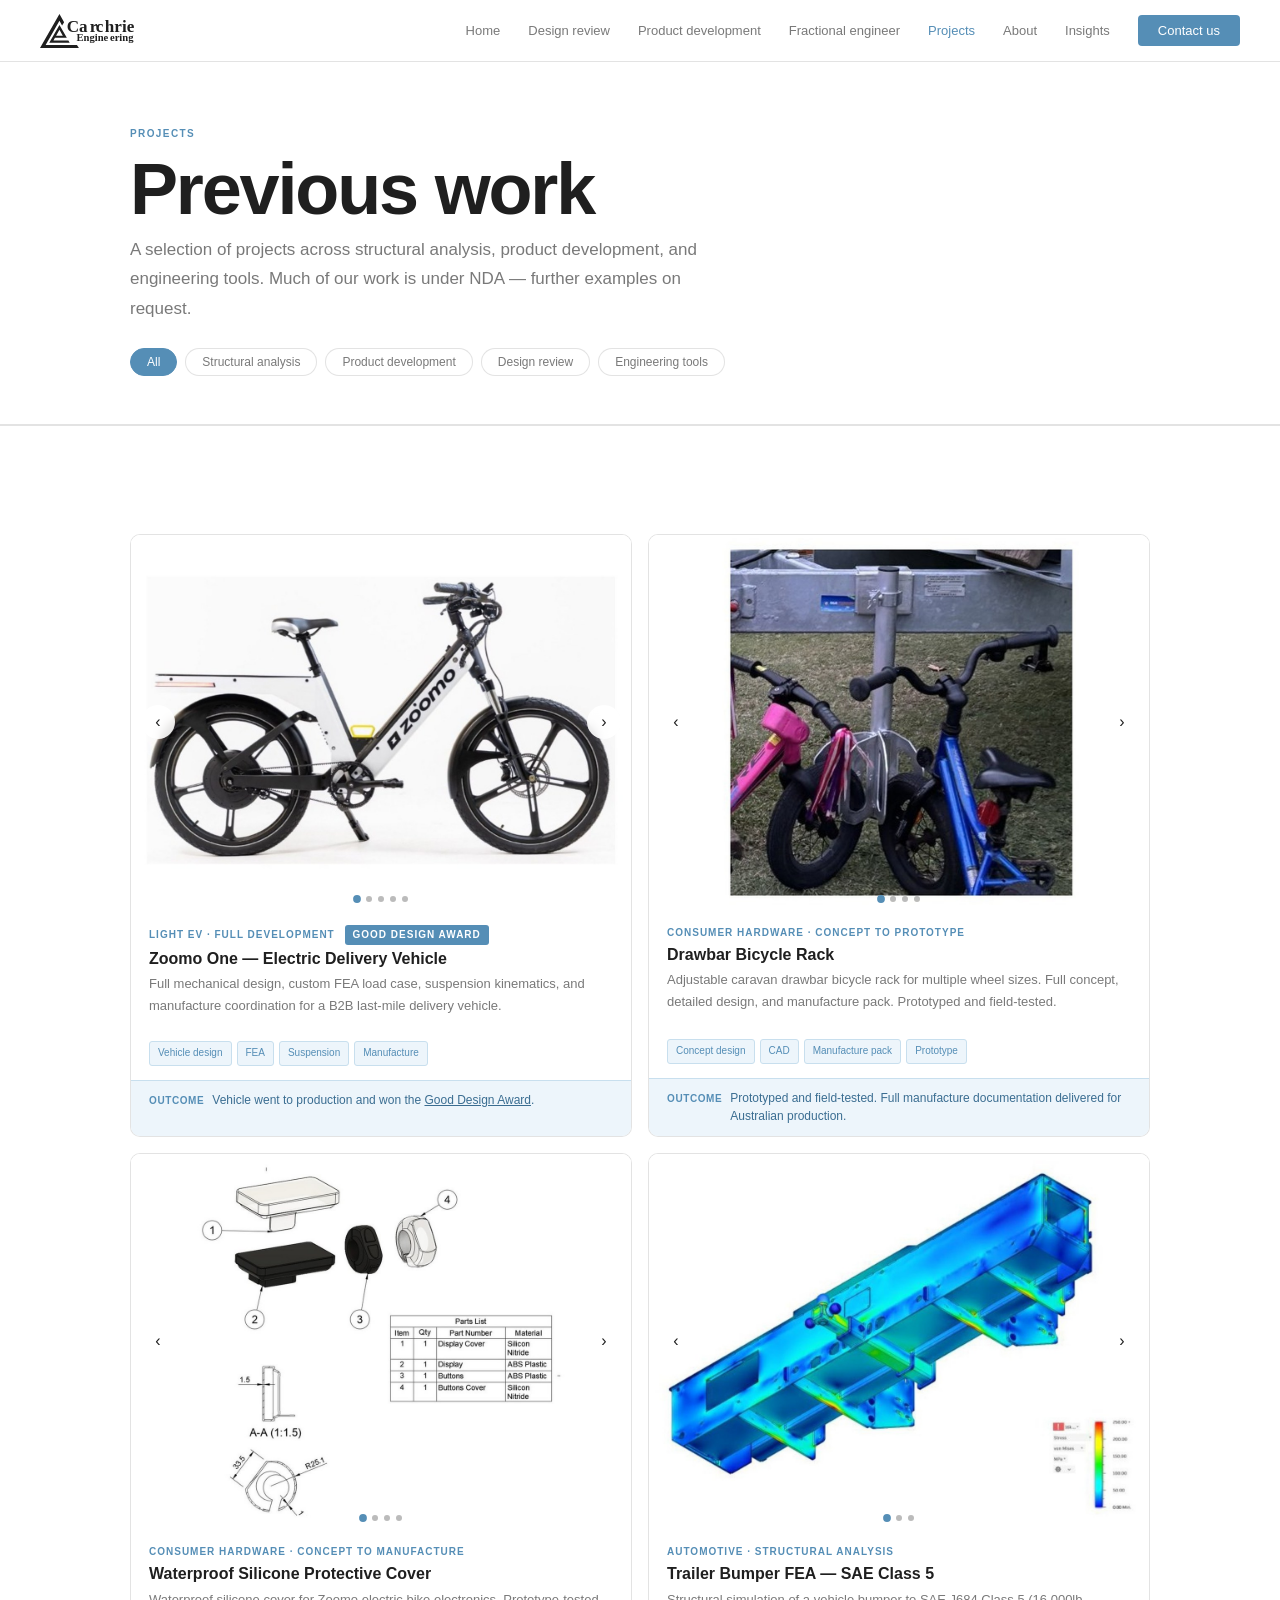
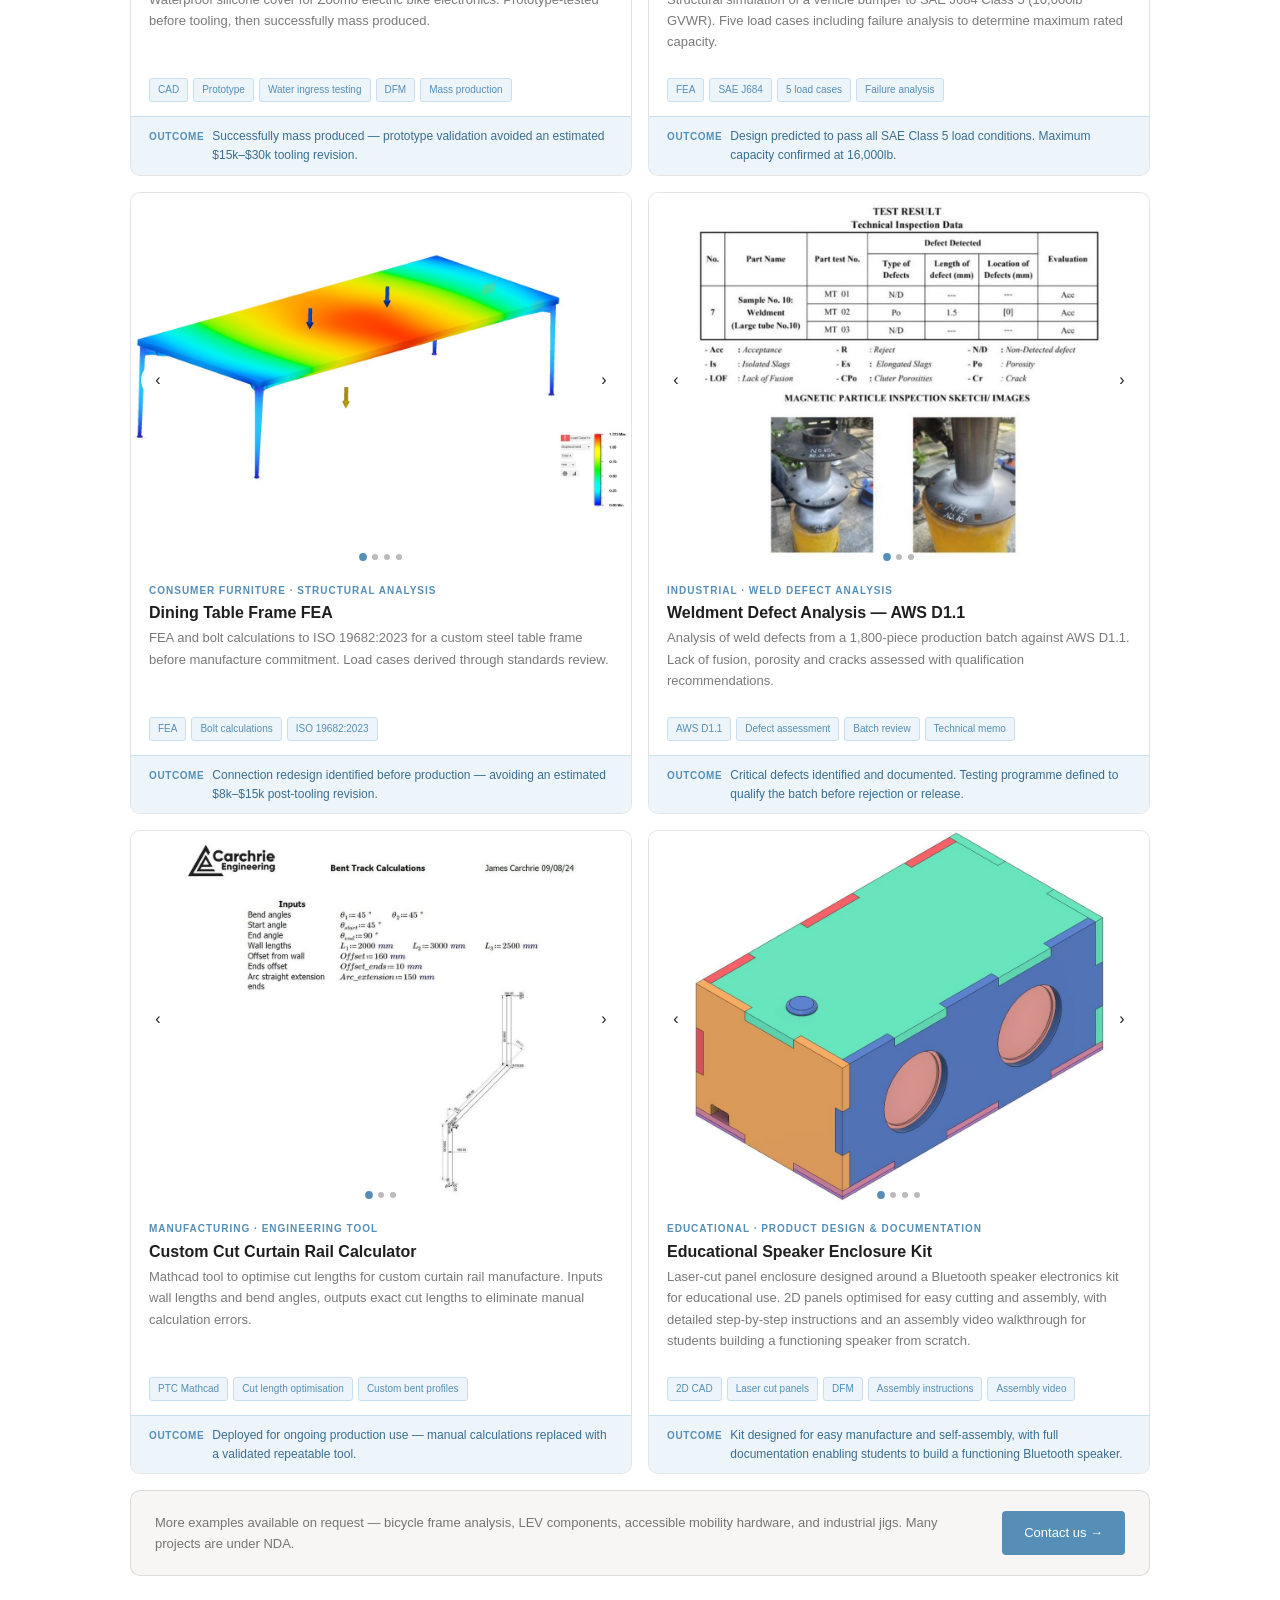
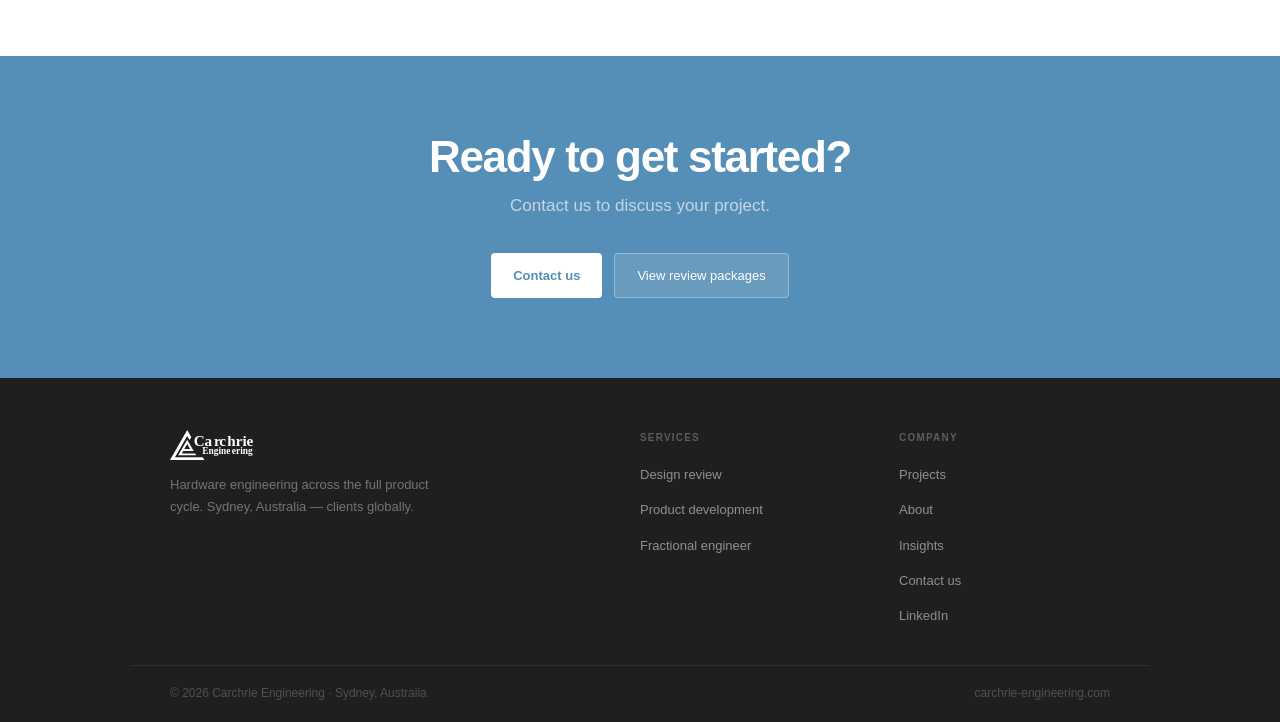
<file: projects.html>
<!DOCTYPE html>
<html lang="en">
<head>
<meta charset="UTF-8"><meta name="viewport" content="width=device-width, initial-scale=1.0">
<link rel="icon" type="image/png" sizes="32x32" href="images/favicon-32.png">
<link rel="icon" type="image/png" sizes="16x16" href="images/favicon-16.png">
<link rel="icon" href="favicon.ico" sizes="any">
<link rel="apple-touch-icon" sizes="180x180" href="images/apple-touch-icon.png">
<title>Projects & Case Studies — Carchrie Engineering · Sydney</title>
<meta name="description" content="Hardware engineering projects including light electric vehicles, structural FEA, DFM reviews, and custom engineering tools. Good Design Award-winning work.">
<meta name="robots" content="index, follow">
<link rel="canonical" href="https://www.carchrie-engineering.com/projects.html">
<!-- Open Graph -->
<meta property="og:type" content="website">
<meta property="og:title" content="Projects & Case Studies — Carchrie Engineering · Sydney">
<meta property="og:description" content="Hardware engineering projects including light electric vehicles, structural FEA, DFM reviews, and custom engineering tools. Good Design Award-winning work.">
<meta property="og:url" content="https://www.carchrie-engineering.com/projects.html">
<meta property="og:image" content="https://www.carchrie-engineering.com/images/og-share-card.jpg">
<meta property="og:site_name" content="Carchrie Engineering">
<meta property="og:locale" content="en_AU">
<!-- Twitter Card -->
<meta name="twitter:card" content="summary_large_image">
<meta name="twitter:title" content="Projects & Case Studies — Carchrie Engineering · Sydney">
<meta name="twitter:description" content="Hardware engineering projects including light electric vehicles, structural FEA, DFM reviews, and custom engineering tools. Good Design Award-winning work.">
<meta name="twitter:image" content="https://www.carchrie-engineering.com/images/og-share-card.jpg">
<link rel="stylesheet" href="css/style.css">
<style>
.proj-hero{padding:64px 40px 48px;border-bottom:1px solid var(--ink-12);background:var(--white);}
.proj-hero-inner{max-width:var(--max-w);margin:0 auto;}

.filter-tabs{display:flex;gap:8px;flex-wrap:wrap;margin-top:24px;}
.filter-tab{font-size:12px;font-weight:500;padding:6px 16px;border-radius:20px;border:1.5px solid var(--ink-12);background:var(--white);color:var(--ink-60);cursor:pointer;transition:all .18s;}
.filter-tab:hover{border-color:var(--blue);color:var(--blue);}
.filter-tab.active{background:var(--blue);border-color:var(--blue);color:var(--white);}

/* Same card style as homepage */
.proj-grid{display:grid;grid-template-columns:1fr 1fr;gap:16px;margin-top:28px;}
.proj-card{background:var(--white);border:1px solid var(--ink-12);border-radius:var(--r-lg);overflow:hidden;text-decoration:none;display:flex;flex-direction:column;transition:border-color .18s,transform .18s;}
.proj-card:hover{border-color:var(--blue);transform:translateY(-2px);}
.proj-body{padding:15px 18px;flex:1;}
.proj-type{font-size:10px;font-weight:800;letter-spacing:.1em;text-transform:uppercase;color:var(--blue);margin-bottom:4px;}
.proj-award{display:inline-block;background:var(--blue);color:var(--white);font-size:10px;font-weight:800;padding:2px 8px;border-radius:3px;margin-left:6px;vertical-align:middle;}
.proj-client{font-size:10px;font-weight:300;color:var(--ink-30);margin-left:4px;}
.proj-title{font-family:var(--display);font-weight:800;font-size:16px;color:var(--ink);margin-bottom:5px;line-height:1.2;}
.proj-desc{font-size:13px;font-weight:300;color:var(--ink-60);line-height:1.65;margin-bottom:10px;}
.proj-tags{padding:0 18px 14px;display:flex;gap:5px;flex-wrap:wrap;}
.proj-outcome-strip{padding:10px 18px;background:var(--blue-faint);border-top:1px solid var(--blue-dim);display:flex;gap:8px;align-items:flex-start;min-height:56px;}
.proj-outcome-label{font-size:10px;font-weight:800;letter-spacing:.06em;text-transform:uppercase;color:var(--blue);white-space:nowrap;padding-top:2px;flex-shrink:0;}
.proj-outcome-text{font-size:12px;font-weight:300;color:var(--blue-dark);line-height:1.55;}

.more-note{margin-top:16px;padding:20px 24px;background:var(--off-white);border-radius:var(--r-lg);border:1px solid var(--ink-12);display:flex;justify-content:space-between;align-items:center;gap:20px;}
.more-note-text{font-size:13px;font-weight:300;color:var(--ink-60);line-height:1.65;}

@media(max-width:640px){
  .proj-hero{padding:48px 20px 36px;}
  .proj-grid{grid-template-columns:1fr;}
  .more-note{flex-direction:column;}
}
</style>
</head>
<body>
<div id="nav-ph"></div>

<section class="proj-hero">
  <div class="proj-hero-inner">
    <p class="t-tag reveal" style="margin-bottom:10px;">Projects</p>
    <h1 class="t-display t-h1 reveal" style="margin-bottom:10px;">Previous work</h1>
    <p class="t-sub reveal" style="max-width:580px;margin-bottom:0;">A selection of projects across structural analysis, product development, and engineering tools. Much of our work is under NDA — further examples on request.</p>
    <div class="filter-tabs reveal">
      <button class="filter-tab active" data-filter="all">All</button>
      <button class="filter-tab" data-filter="structural">Structural analysis</button>
      <button class="filter-tab" data-filter="development">Product development</button>
      <button class="filter-tab" data-filter="review">Design review</button>
      <button class="filter-tab" data-filter="tools">Engineering tools</button>
    </div>
  </div>
</section>

<section class="section">
  <div class="wrap pad">
    <div class="proj-grid" id="proj-grid">

      <!-- ZOOMO ONE -->
      <div class="proj-card reveal" data-tags="development">
        <div class="carousel-wrap" style="aspect-ratio:4/3;border-radius:0;">
          <div class="carousel-track">
            <div class="carousel-slide"><img src="images/project-zoomo-1.jpg" alt="Zoomo One delivery vehicle"></div>
            <div class="carousel-slide"><img src="images/project-zoomo-5.jpg" alt="Zoomo One front angle"></div>
            <div class="carousel-slide"><img src="images/project-zoomo-2.jpg" alt="Frame FEA stress analysis"></div>
            <div class="carousel-slide"><img src="images/project-zoomo-3.jpg" alt="Suspension kinematics"></div>
            <div class="carousel-slide"><img src="images/project-zoomo-4.jpg" alt="Assembly drawing"></div>
          </div>
          <button class="carousel-btn carousel-btn-prev">‹</button>
          <button class="carousel-btn carousel-btn-next">›</button>
          <div class="carousel-dots" style="position:absolute;bottom:8px;left:0;right:0;"></div>
        </div>
        <div class="proj-body">
          <div class="proj-type">Light EV · Full development <span class="proj-award">Good Design Award</span></div>
          <div class="proj-title">Zoomo One — Electric Delivery Vehicle</div>
          <div class="proj-desc">Full mechanical design, custom FEA load case, suspension kinematics, and manufacture coordination for a B2B last-mile delivery vehicle.</div>
        </div>
        <div class="proj-tags"><span class="deliv">Vehicle design</span><span class="deliv">FEA</span><span class="deliv">Suspension</span><span class="deliv">Manufacture</span></div>
        <div class="proj-outcome-strip"><span class="proj-outcome-label">Outcome</span><span class="proj-outcome-text">Vehicle went to production and won the <a href="https://good-design.org/projects/zoomo-one-e-bike/" target="_blank" rel="noopener" style="color:var(--blue-dark);text-decoration:underline;">Good Design Award</a>.</span></div>
      </div>

      <!-- BIKE HOLDER -->
      <div class="proj-card reveal" data-tags="development">
        <div class="carousel-wrap" style="aspect-ratio:4/3;border-radius:0;">
          <div class="carousel-track">
            <div class="carousel-slide"><img src="images/project-bike-holder-4.jpg" alt="Bike holder installed on caravan"></div>
            <div class="carousel-slide"><img src="images/project-bike-holder-1.jpg" alt="CAD concept design"></div>
            <div class="carousel-slide"><img src="images/project-bike-holder-2.jpg" alt="Detailed design"></div>
            <div class="carousel-slide"><img src="images/project-bike-holder-3.jpg" alt="Wheel cradle detail"></div>
          </div>
          <button class="carousel-btn carousel-btn-prev">‹</button>
          <button class="carousel-btn carousel-btn-next">›</button>
          <div class="carousel-dots" style="position:absolute;bottom:8px;left:0;right:0;"></div>
        </div>
        <div class="proj-body">
          <div class="proj-type">Consumer hardware · Concept to prototype</div>
          <div class="proj-title">Drawbar Bicycle Rack</div>
          <div class="proj-desc">Adjustable caravan drawbar bicycle rack for multiple wheel sizes. Full concept, detailed design, and manufacture pack. Prototyped and field-tested.</div>
        </div>
        <div class="proj-tags"><span class="deliv">Concept design</span><span class="deliv">CAD</span><span class="deliv">Manufacture pack</span><span class="deliv">Prototype</span></div>
        <div class="proj-outcome-strip"><span class="proj-outcome-label">Outcome</span><span class="proj-outcome-text">Prototyped and field-tested. Full manufacture documentation delivered for Australian production.</span></div>
      </div>

      <!-- SILICONE COVER -->
      <div class="proj-card reveal" data-tags="development">
        <div class="carousel-wrap" style="aspect-ratio:4/3;border-radius:0;">
          <div class="carousel-track">
            <div class="carousel-slide"><img src="images/project-silicone-1.jpg" alt="Assembly drawing"></div>
            <div class="carousel-slide"><img src="images/project-silicone-2.jpg" alt="CAD cross-section"></div>
            <div class="carousel-slide"><img src="images/project-silicone-3.jpg" alt="3D prototype"></div>
            <div class="carousel-slide"><img src="images/project-silicone-4.jpg" alt="Final product"></div>
          </div>
          <button class="carousel-btn carousel-btn-prev">‹</button>
          <button class="carousel-btn carousel-btn-next">›</button>
          <div class="carousel-dots" style="position:absolute;bottom:8px;left:0;right:0;"></div>
        </div>
        <div class="proj-body">
          <div class="proj-type">Consumer hardware · Concept to manufacture</div>
          <div class="proj-title">Waterproof Silicone Protective Cover</div>
          <div class="proj-desc">Waterproof silicone cover for Zoomo electric bike electronics. Prototype-tested before tooling, then successfully mass produced.</div>
        </div>
        <div class="proj-tags"><span class="deliv">CAD</span><span class="deliv">Prototype</span><span class="deliv">Water ingress testing</span><span class="deliv">DFM</span><span class="deliv">Mass production</span></div>
        <div class="proj-outcome-strip"><span class="proj-outcome-label">Outcome</span><span class="proj-outcome-text">Successfully mass produced — prototype validation avoided an estimated $15k–$30k tooling revision.</span></div>
      </div>

      <!-- TRAILER BUMPER FEA -->
      <div class="proj-card reveal" data-tags="structural review">
        <div class="carousel-wrap" style="aspect-ratio:4/3;border-radius:0;">
          <div class="carousel-track">
            <div class="carousel-slide"><img src="images/project-bumper-1.jpg" alt="Bumper FEA stress plot"></div>
            <div class="carousel-slide"><img src="images/project-bumper-2.jpg" alt="Bumper detailed stress"></div>
            <div class="carousel-slide"><img src="images/project-bumper-3.jpg" alt="Bumper mesh model"></div>
          </div>
          <button class="carousel-btn carousel-btn-prev">‹</button>
          <button class="carousel-btn carousel-btn-next">›</button>
          <div class="carousel-dots" style="position:absolute;bottom:8px;left:0;right:0;"></div>
        </div>
        <div class="proj-body">
          <div class="proj-type">Automotive · Structural analysis</div>
          <div class="proj-title">Trailer Bumper FEA — SAE Class 5</div>
          <div class="proj-desc">Structural simulation of a vehicle bumper to SAE J684 Class 5 (16,000lb GVWR). Five load cases including failure analysis to determine maximum rated capacity.</div>
        </div>
        <div class="proj-tags"><span class="deliv">FEA</span><span class="deliv">SAE J684</span><span class="deliv">5 load cases</span><span class="deliv">Failure analysis</span></div>
        <div class="proj-outcome-strip"><span class="proj-outcome-label">Outcome</span><span class="proj-outcome-text">Design predicted to pass all SAE Class 5 load conditions. Maximum capacity confirmed at 16,000lb.</span></div>
      </div>

      <!-- TABLE FEA -->
      <div class="proj-card reveal" data-tags="structural review">
        <div class="carousel-wrap" style="aspect-ratio:4/3;border-radius:0;">
          <div class="carousel-track">
            <div class="carousel-slide"><img src="images/project-table-2.jpg" alt="Table displacement FEA"></div>
              <div class="carousel-slide"><img src="images/project-table-3.jpg" alt="Frame stress analysis"></div>
              <div class="carousel-slide"><img src="images/project-table-4.jpg" alt="Bolt calculations"></div>
              <div class="carousel-slide"><img src="images/project-table-1.jpg" alt="Load case summary"></div>
          </div>
          <button class="carousel-btn carousel-btn-prev">‹</button>
          <button class="carousel-btn carousel-btn-next">›</button>
          <div class="carousel-dots" style="position:absolute;bottom:8px;left:0;right:0;"></div>
        </div>
        <div class="proj-body">
          <div class="proj-type">Consumer furniture · Structural analysis</div>
          <div class="proj-title">Dining Table Frame FEA</div>
          <div class="proj-desc">FEA and bolt calculations to ISO 19682:2023 for a custom steel table frame before manufacture commitment. Load cases derived through standards review.</div>
        </div>
        <div class="proj-tags"><span class="deliv">FEA</span><span class="deliv">Bolt calculations</span><span class="deliv">ISO 19682:2023</span></div>
        <div class="proj-outcome-strip"><span class="proj-outcome-label">Outcome</span><span class="proj-outcome-text">Connection redesign identified before production — avoiding an estimated $8k–$15k post-tooling revision.</span></div>
      </div>

      <!-- WELD ANALYSIS -->
      <div class="proj-card reveal" data-tags="review">
        <div class="carousel-wrap" style="aspect-ratio:4/3;border-radius:0;">
          <div class="carousel-track">
            <div class="carousel-slide"><img src="images/project-weld-1.jpg" alt="Weldment test results"></div>
            <div class="carousel-slide"><img src="images/project-weld-2.jpg" alt="Weld defect closeup"></div>
            <div class="carousel-slide"><img src="images/project-weld-3.jpg" alt="Macrostructure analysis"></div>
          </div>
          <button class="carousel-btn carousel-btn-prev">‹</button>
          <button class="carousel-btn carousel-btn-next">›</button>
          <div class="carousel-dots" style="position:absolute;bottom:8px;left:0;right:0;"></div>
        </div>
        <div class="proj-body">
          <div class="proj-type">Industrial · Weld defect analysis</div>
          <div class="proj-title">Weldment Defect Analysis — AWS D1.1</div>
          <div class="proj-desc">Analysis of weld defects from a 1,800-piece production batch against AWS D1.1. Lack of fusion, porosity and cracks assessed with qualification recommendations.</div>
        </div>
        <div class="proj-tags"><span class="deliv">AWS D1.1</span><span class="deliv">Defect assessment</span><span class="deliv">Batch review</span><span class="deliv">Technical memo</span></div>
        <div class="proj-outcome-strip"><span class="proj-outcome-label">Outcome</span><span class="proj-outcome-text">Critical defects identified and documented. Testing programme defined to qualify the batch before rejection or release.</span></div>
      </div>

      <!-- CURTAIN RAIL CALCULATOR -->
      <div class="proj-card reveal" data-tags="tools">
        <div class="carousel-wrap" style="aspect-ratio:4/3;border-radius:0;">
          <div class="carousel-track">
            <div class="carousel-slide"><img src="images/project-curtain-1.jpg" alt="Bent track calculations"></div>
            <div class="carousel-slide"><img src="images/project-curtain-2.jpg" alt="Cut length optimisation tool"></div>
            <div class="carousel-slide"><img src="images/project-curtain-3.jpg" alt="Calculation outputs"></div>
          </div>
          <button class="carousel-btn carousel-btn-prev">‹</button>
          <button class="carousel-btn carousel-btn-next">›</button>
          <div class="carousel-dots" style="position:absolute;bottom:8px;left:0;right:0;"></div>
        </div>
        <div class="proj-body">
          <div class="proj-type">Manufacturing · Engineering tool</div>
          <div class="proj-title">Custom Cut Curtain Rail Calculator</div>
          <div class="proj-desc">Mathcad tool to optimise cut lengths for custom curtain rail manufacture. Inputs wall lengths and bend angles, outputs exact cut lengths to eliminate manual calculation errors.</div>
        </div>
        <div class="proj-tags"><span class="deliv">PTC Mathcad</span><span class="deliv">Cut length optimisation</span><span class="deliv">Custom bent profiles</span></div>
        <div class="proj-outcome-strip"><span class="proj-outcome-label">Outcome</span><span class="proj-outcome-text">Deployed for ongoing production use — manual calculations replaced with a validated repeatable tool.</span></div>
      </div>


      <!-- SPEAKER ENCLOSURE -->
      <div class="proj-card reveal" data-tags="development">
        <div class="carousel-wrap" style="aspect-ratio:4/3;border-radius:0;">
          <div class="carousel-track">
            <div class="carousel-slide"><img src="images/project-speaker-1.jpg" alt="Speaker enclosure CAD"></div>
            <div class="carousel-slide"><img src="images/project-speaker-2.jpg" alt="Assembled speaker"></div>
            <div class="carousel-slide"><img src="images/project-speaker-3.jpg" alt="Laser cut panels"></div>
            <div class="carousel-slide"><img src="images/project-speaker-4.jpg" alt="Electronics assembly"></div>
          </div>
          <button class="carousel-btn carousel-btn-prev">‹</button>
          <button class="carousel-btn carousel-btn-next">›</button>
          <div class="carousel-dots" style="position:absolute;bottom:8px;left:0;right:0;"></div>
        </div>
        <div class="proj-body">
          <div class="proj-type">Educational · Product design &amp; documentation</div>
          <div class="proj-title">Educational Speaker Enclosure Kit</div>
          <div class="proj-desc">Laser-cut panel enclosure designed around a Bluetooth speaker electronics kit for educational use. 2D panels optimised for easy cutting and assembly, with detailed step-by-step instructions and an assembly video walkthrough for students building a functioning speaker from scratch.</div>
        </div>
        <div class="proj-tags"><span class="deliv">2D CAD</span><span class="deliv">Laser cut panels</span><span class="deliv">DFM</span><span class="deliv">Assembly instructions</span><span class="deliv">Assembly video</span></div>
        <div class="proj-outcome-strip"><span class="proj-outcome-label">Outcome</span><span class="proj-outcome-text">Kit designed for easy manufacture and self-assembly, with full documentation enabling students to build a functioning Bluetooth speaker.</span></div>
      </div>

    </div>

    <div class="more-note reveal">
      <p class="more-note-text">More examples available on request — bicycle frame analysis, LEV components, accessible mobility hardware, and industrial jigs. Many projects are under NDA.</p>
      <a href="contact.html" class="btn btn-blue" style="flex-shrink:0;">Contact us →</a>
    </div>
  </div>
</section>

<div class="cta-band">
  <h2 class="t-display t-h2 reveal" style="color:var(--white);margin-bottom:14px;">Ready to get started?</h2>
  <p class="reveal" style="font-size:17px;">Contact us to discuss your project.</p>
  <div class="cta-band-btns reveal">
    <a href="contact.html" class="btn btn-white">Contact us</a>
    <a href="design-review.html" class="btn btn-ghost">View review packages</a>
  </div>
</div>

<div id="footer-ph"></div>
<script src="js/main.js"></script>
<script>
document.querySelectorAll('.filter-tab').forEach(tab => {
  tab.addEventListener('click', () => {
    document.querySelectorAll('.filter-tab').forEach(t => t.classList.remove('active'));
    tab.classList.add('active');
    const filter = tab.dataset.filter;
    document.querySelectorAll('.proj-card').forEach(card => {
      const tags = (card.dataset.tags || '').split(' ');
      const show = filter === 'all' || tags.includes(filter);
      card.style.display = show ? '' : 'none';
    });
  });
});
</script>
</body>
</html>
</file>
<file: css/style.css>
@import url('https://fonts.bunny.net/css?family=plus-jakarta-sans:300,400,500,800&display=swap');

*,*::before,*::after{box-sizing:border-box;margin:0;padding:0;}

:root{
  --blue:#558EB6;
  --blue-dark:#3a6d91;
  --blue-dim:#c8dfee;
  --blue-faint:#edf5fb;
  --ink:#1F1F1F;
  --ink-60:rgba(31,31,31,.6);
  --ink-30:rgba(31,31,31,.3);
  --ink-12:rgba(31,31,31,.12);
  --ink-06:rgba(31,31,31,.06);
  --white:#FFFFFF;
  --off-white:#F7F6F4;
  --warm-mid:#EEECEA;
  --display:'Plus Jakarta Sans',sans-serif;
  --body:'Plus Jakarta Sans',sans-serif;
  --max-w:1020px;
  --r:4px;
  --r-lg:10px;
}

html,body{margin:0;padding:0;width:100%;}html{scroll-behavior:smooth;overflow-x:hidden;}
body{font-family:var(--body);background:var(--white);color:var(--ink);font-size:16px;line-height:1.65;-webkit-font-smoothing:antialiased;}

/* Pattern helper — full ratio tile */
.pat{background-image:url('../images/pattern.svg');background-size:1200px 912px;background-repeat:repeat;}

/* NAV */
nav{position:sticky;top:0;z-index:200;background:var(--white);border-bottom:1px solid var(--ink-12);height:62px;display:flex;align-items:center;padding:0 40px;justify-content:space-between;}
.nav-logo{display:flex;align-items:center;height:34px;text-decoration:none;}
.nav-logo img{height:34px;width:auto;}
.nav-links{display:flex;align-items:center;gap:28px;list-style:none;}
.nav-links a{font-size:13px;font-weight:400;color:var(--ink-60);text-decoration:none;transition:color .2s;}
.nav-links a:hover{color:var(--ink);}
.nav-links a.active{color:var(--blue);font-weight:500;}
.nav-cta{background:var(--blue)!important;color:var(--white)!important;font-weight:500!important;padding:8px 20px;border-radius:var(--r);font-size:13px!important;transition:background .2s!important;}
.nav-cta:hover{background:var(--blue-dark)!important;}
.nav-ham{display:none;flex-direction:column;gap:5px;cursor:pointer;background:none;border:none;padding:4px;}
.nav-ham span{display:block;width:22px;height:1.5px;background:var(--ink);}

/* LAYOUT */
.wrap{max-width:var(--max-w);margin:0 auto;padding:0 40px;}
.section{border-top:1px solid var(--ink-12);}
.pad{padding:80px 0;}
.pad-sm{padding:56px 0;}

/* TYPE */
.t-display{font-family:var(--display);font-weight:800;line-height:1.0;letter-spacing:-.03em;}
.t-h1{font-size:clamp(40px,6vw,72px);}
.t-h2{font-size:clamp(28px,4vw,48px);}
.t-h3{font-size:clamp(20px,2.5vw,28px);}
.t-sub{font-size:17px;font-weight:300;line-height:1.75;color:var(--ink-60);}
.t-tag{font-size:10px;font-weight:800;letter-spacing:.14em;text-transform:uppercase;color:var(--blue);display:block;}

/* BUTTONS */
.btn{display:inline-flex;align-items:center;gap:8px;font-family:var(--body);font-size:13px;font-weight:500;padding:11px 22px;border-radius:var(--r);text-decoration:none;transition:all .18s;cursor:pointer;border:none;white-space:nowrap;}
.btn-blue{background:var(--blue);color:var(--white);}
.btn-blue:hover{background:var(--blue-dark);}
.btn-outline{background:transparent;color:var(--ink);border:1.5px solid var(--ink-30);}
.btn-outline:hover{border-color:var(--ink);background:var(--ink-06);}
.btn-white{background:var(--white);color:var(--blue);font-weight:600;}
.btn-white:hover{background:var(--blue-faint);}
.btn-ghost{background:rgba(255,255,255,.12);color:var(--white);border:1.5px solid rgba(255,255,255,.3);}
.btn-ghost:hover{background:rgba(255,255,255,.2);}
.btn-ghost-dark{background:rgba(255,255,255,.07);color:rgba(255,255,255,.6);border:1.5px solid rgba(255,255,255,.15);}
.btn-ghost-dark:hover{background:rgba(255,255,255,.12);color:var(--white);}

/* CAROUSEL */
.carousel-wrap{position:relative;border-radius:var(--r-lg);overflow:hidden;}
.carousel-track{display:flex;height:100%;transition:transform .4s cubic-bezier(.25,.46,.45,.94);}
.carousel-slide{min-width:100%;flex-shrink:0;overflow:hidden;position:relative;}
.carousel-slide img{position:absolute;top:0;left:0;width:100%;height:100%;object-fit:contain;background:#fff;display:block;}
.carousel-dots{display:flex;justify-content:center;gap:6px;margin-top:10px;}
.carousel-dot{width:6px;height:6px;border-radius:50%;background:var(--ink-30);cursor:pointer;transition:background .2s,transform .2s;border:none;padding:0;}
.carousel-dot.active{background:var(--blue);transform:scale(1.3);}
.carousel-btn{position:absolute;top:50%;transform:translateY(-50%);width:34px;height:34px;background:rgba(255,255,255,.88);border:none;border-radius:50%;cursor:pointer;display:flex;align-items:center;justify-content:center;z-index:2;backdrop-filter:blur(4px);font-size:16px;color:var(--ink);transition:background .18s;}
.carousel-btn:hover{background:var(--white);}
.carousel-btn-prev{left:10px;}
.carousel-btn-next{right:10px;}

/* DELIV TAGS */
.deliv{font-size:10px;font-weight:500;color:var(--blue);background:var(--blue-faint);border:1px solid var(--blue-dim);border-radius:3px;padding:3px 8px;}
.delivs{display:flex;gap:5px;flex-wrap:wrap;}

/* TESTIMONIALS */
.testi-grid{display:grid;grid-template-columns:1fr 1fr;gap:14px;} /* kept for other pages */
.testi{background:var(--white);border:1px solid var(--ink-12);border-radius:var(--r-lg);padding:24px;}
.stars{display:flex;gap:3px;margin-bottom:14px;}
.star{width:11px;height:11px;background:var(--blue);clip-path:polygon(50% 0%,61% 35%,98% 35%,68% 57%,79% 91%,50% 70%,21% 91%,32% 57%,2% 35%,39% 35%);}
.testi-q{font-size:13px;font-weight:300;color:var(--ink-60);line-height:1.75;font-style:italic;margin-bottom:14px;}
.testi-who{font-size:11px;font-weight:500;color:var(--ink);}
.testi-when{font-size:11px;font-weight:300;color:var(--ink-30);}

/* FORM */
.form-group{display:flex;flex-direction:column;gap:6px;}
.form-label{font-size:10px;font-weight:800;letter-spacing:.08em;text-transform:uppercase;color:var(--ink-60);}
.form-input,.form-select,.form-textarea{font-family:var(--body);font-size:14px;font-weight:300;color:var(--ink);background:var(--white);border:1.5px solid var(--ink-12);border-radius:var(--r);padding:10px 14px;transition:border-color .2s;width:100%;outline:none;}
.form-input:focus,.form-select:focus,.form-textarea:focus{border-color:var(--blue);}
.form-textarea{min-height:110px;resize:vertical;line-height:1.6;}
.form-select{appearance:none;cursor:pointer;}
.form-submit{background:var(--blue);color:var(--white);border:none;padding:13px 22px;font-family:var(--body);font-size:14px;font-weight:500;border-radius:var(--r);cursor:pointer;transition:background .2s;display:flex;align-items:center;justify-content:space-between;width:100%;}
.form-submit:hover{background:var(--blue-dark);}

/* CTA BAND */
.cta-band{background:var(--blue);padding:80px 40px;text-align:center;display:block;margin:0;width:100vw;max-width:100%;box-sizing:border-box;}
.cta-band h2{font-family:var(--display);font-weight:800;font-size:clamp(28px,4vw,44px);line-height:.96;letter-spacing:-.03em;color:var(--white);margin-bottom:14px;}
.cta-band p{font-size:15px;font-weight:300;color:rgba(255,255,255,.65);max-width:420px;margin:0 auto 32px;line-height:1.7;}
.cta-band-btns{display:flex;gap:12px;justify-content:center;flex-wrap:wrap;}

/* FOOTER */
footer{background:var(--ink);}
.footer-inner{max-width:var(--max-w);margin:0 auto;padding:52px 40px 36px;display:grid;grid-template-columns:2fr 1fr 1fr;gap:48px;}
.footer-tagline{font-size:13px;font-weight:300;color:rgba(255,255,255,.38);line-height:1.65;max-width:260px;margin-top:14px;}
.footer-col-title{font-size:10px;font-weight:800;letter-spacing:.12em;text-transform:uppercase;color:rgba(255,255,255,.28);margin-bottom:14px;}
.footer-links{list-style:none;display:flex;flex-direction:column;gap:9px;}
.footer-links a{font-size:13px;font-weight:300;color:rgba(255,255,255,.5);text-decoration:none;transition:color .2s;}
.footer-links a:hover{color:var(--white);}
.footer-bottom{max-width:var(--max-w);margin:0 auto;padding:18px 40px;border-top:1px solid rgba(255,255,255,.07);display:flex;justify-content:space-between;}
.footer-bottom span{font-size:12px;color:rgba(255,255,255,.22);}

/* REVEAL */
.reveal{opacity:0;transform:translateY(18px);transition:opacity .5s ease,transform .5s ease;}
.reveal.visible{opacity:1;transform:none;}

/* TESTIMONIAL CAROUSEL */
.testi-carousel{position:relative;}
.testi-track{display:flex;overflow:hidden;}
.testi-slide{min-width:100%;box-sizing:border-box;}
.testi-slide .testi{background:var(--white);border:1px solid var(--ink-12);border-radius:var(--r-lg);padding:28px 28px 22px;}
.testi-tags{display:flex;flex-wrap:wrap;gap:6px;margin:14px 0 16px;}
.testi-tag{font-size:11px;font-weight:500;color:var(--blue);background:var(--blue-faint);border:1px solid var(--blue-dim);border-radius:20px;padding:3px 11px;}
.testi-nav{display:flex;align-items:center;justify-content:center;gap:12px;margin-top:20px;}
.testi-prev,.testi-next{width:36px;height:36px;border-radius:50%;border:1.5px solid var(--ink-12);background:var(--white);cursor:pointer;font-size:18px;color:var(--ink);display:flex;align-items:center;justify-content:center;transition:all .18s;}
.testi-prev:hover,.testi-next:hover{border-color:var(--blue);color:var(--blue);}
.testi-dots{display:flex;gap:7px;align-items:center;}
.testi-dot{width:7px;height:7px;border-radius:50%;background:var(--ink-12);cursor:pointer;transition:all .2s;border:none;padding:0;}
.testi-dot.active{background:var(--blue);transform:scale(1.25);}

/* RESPONSIVE */
@media(max-width:768px){
  nav{padding:0 20px;}
  .nav-links{display:none;flex-direction:column;position:fixed;top:62px;left:0;right:0;background:var(--white);border-bottom:1px solid var(--ink-12);padding:20px;gap:14px;z-index:199;}
  .nav-links.open{display:flex;}
  .nav-ham{display:flex;}
  .wrap{padding:0 20px;}
  .pad{padding:52px 0;}
  .pad-sm{padding:40px 0;}
  .testi-grid{grid-template-columns:1fr;}
  .footer-inner{grid-template-columns:1fr;gap:28px;padding:40px 20px 28px;}
  .footer-bottom{padding:16px 20px;flex-direction:column;gap:6px;}
  .cta-band{padding:56px 20px;}
}
</file>
